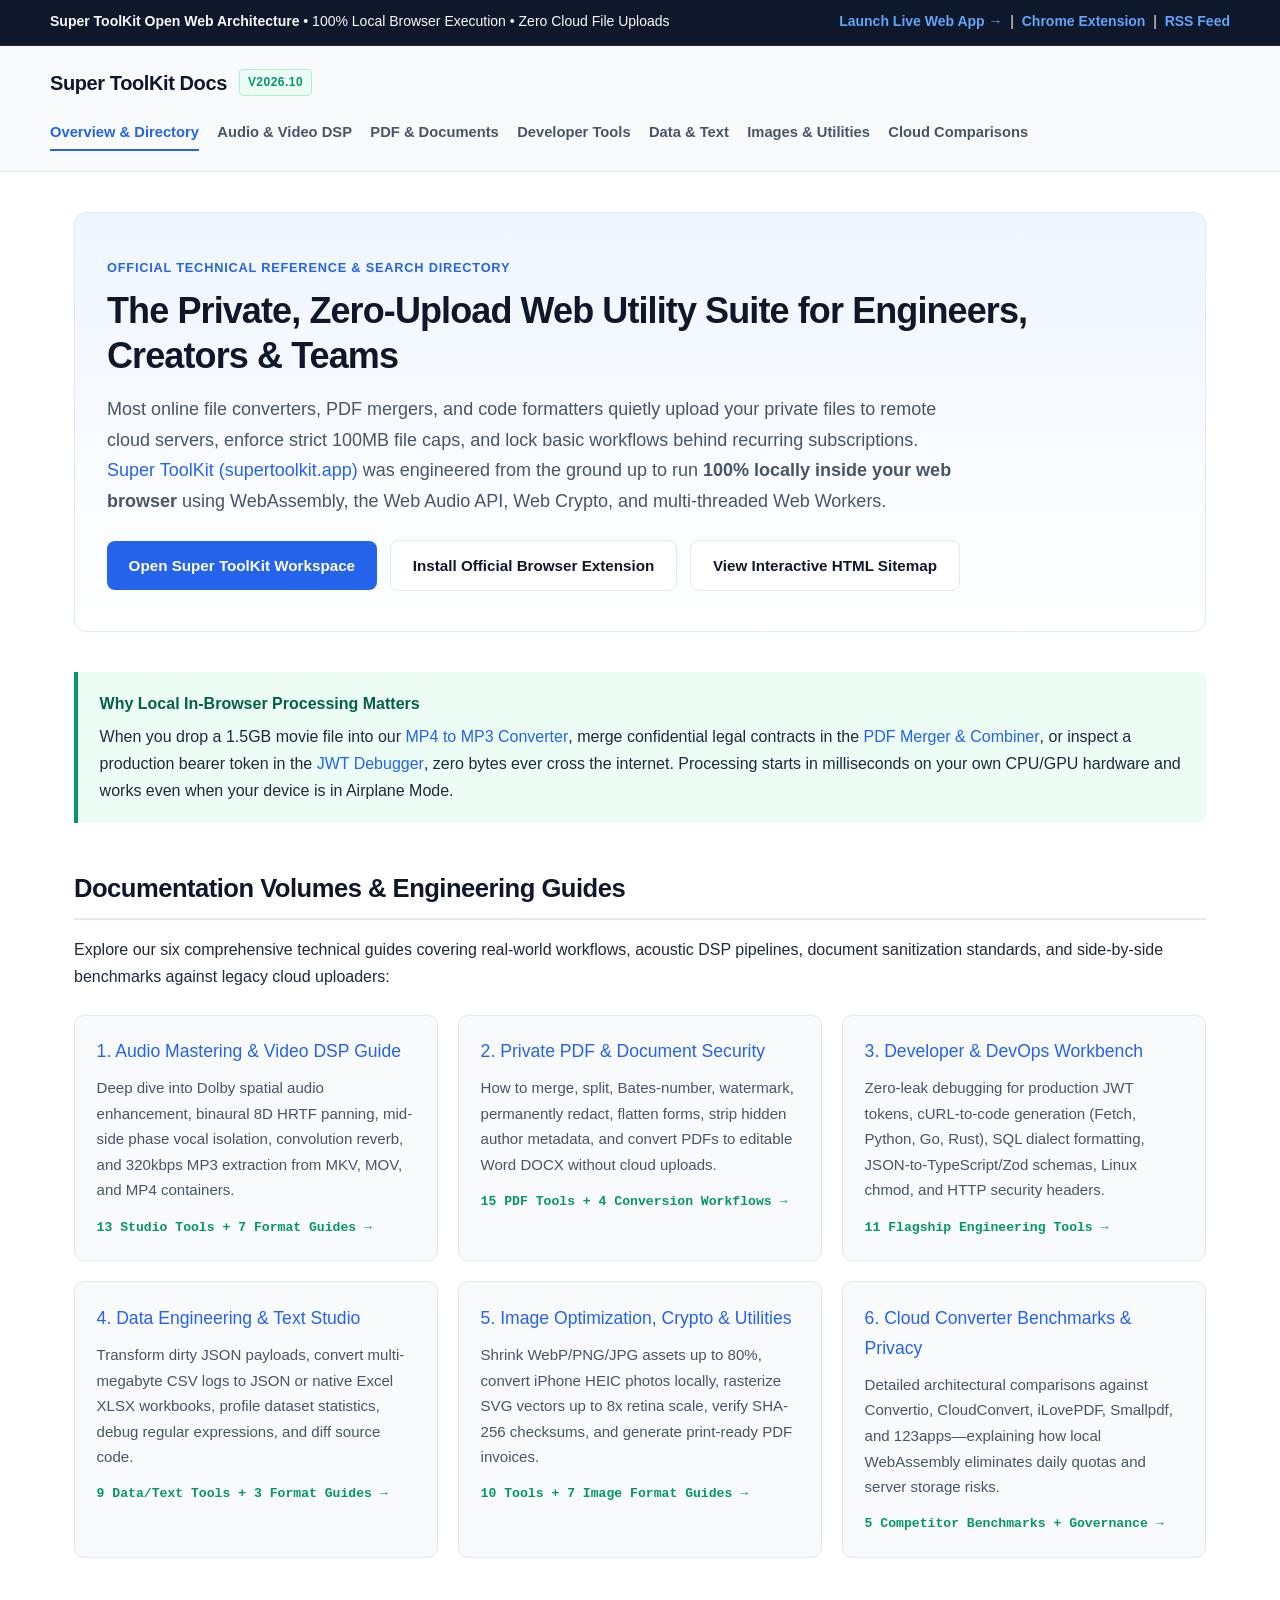
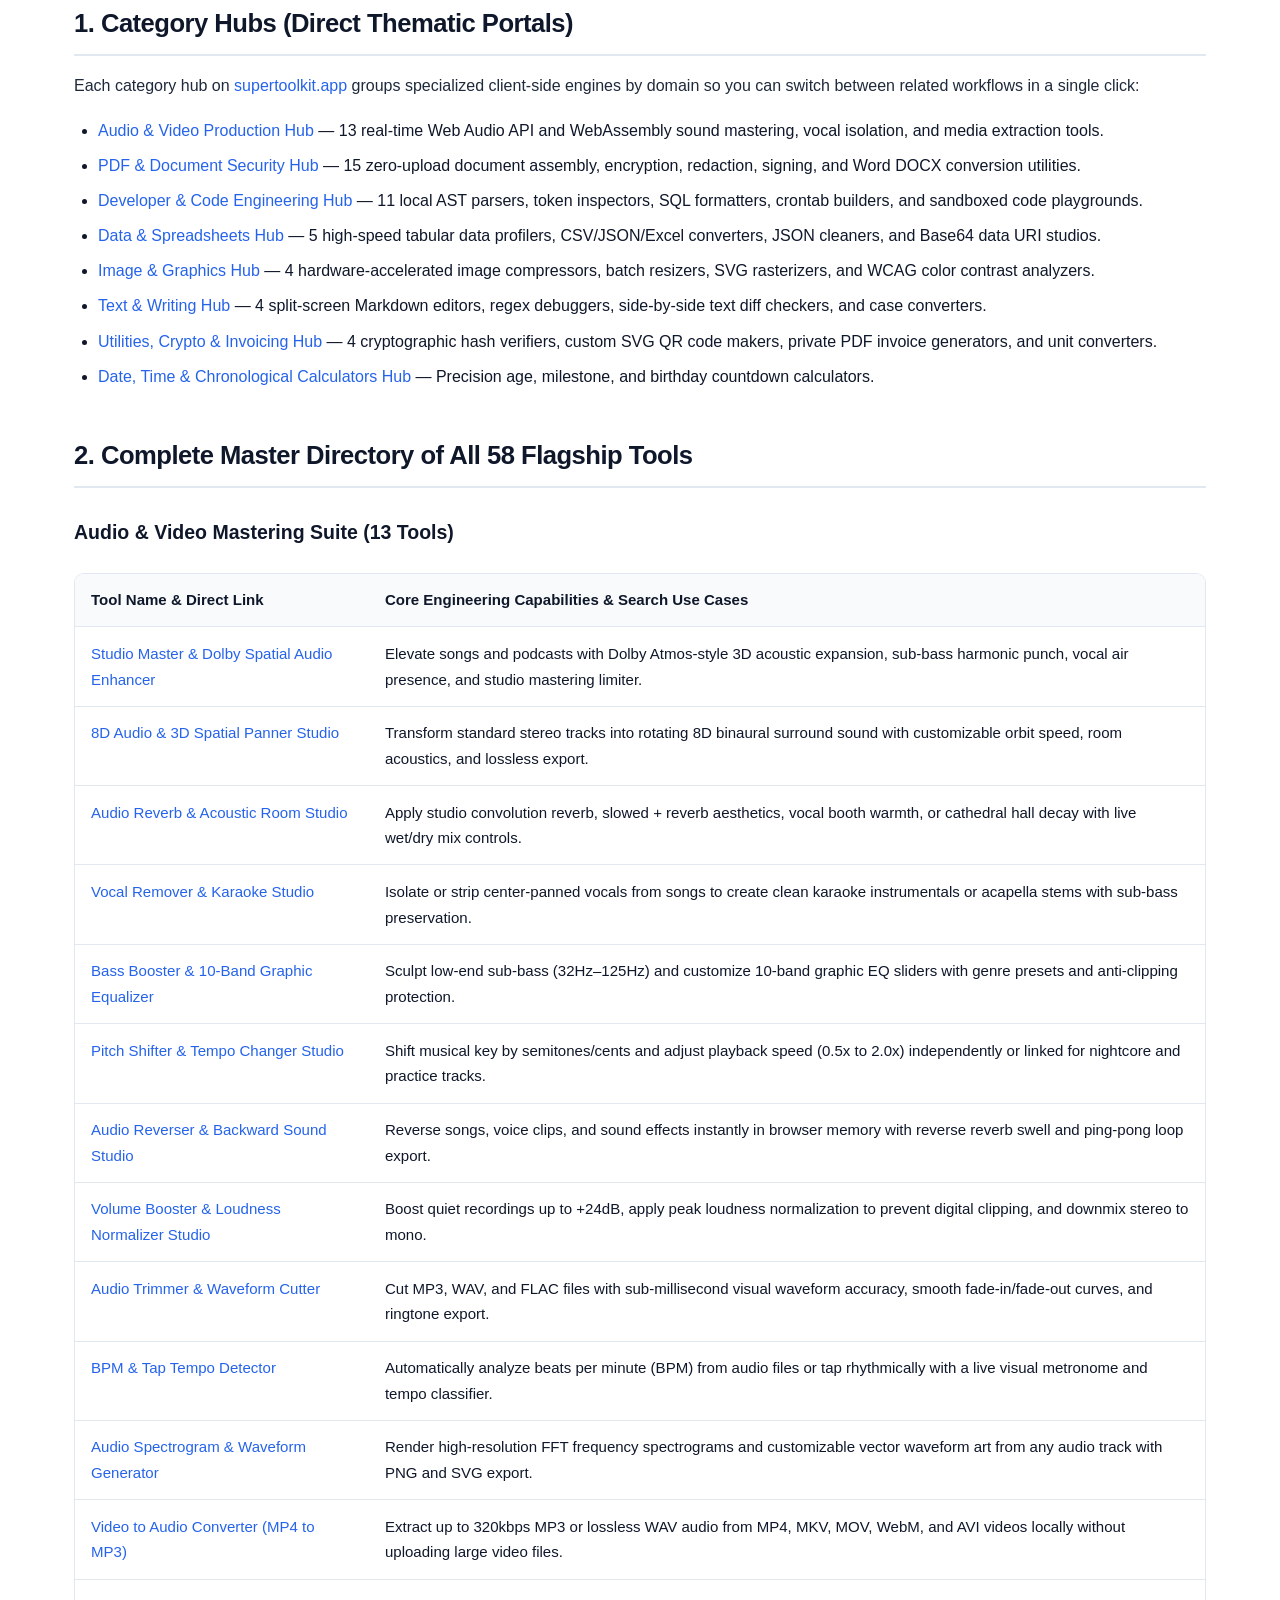
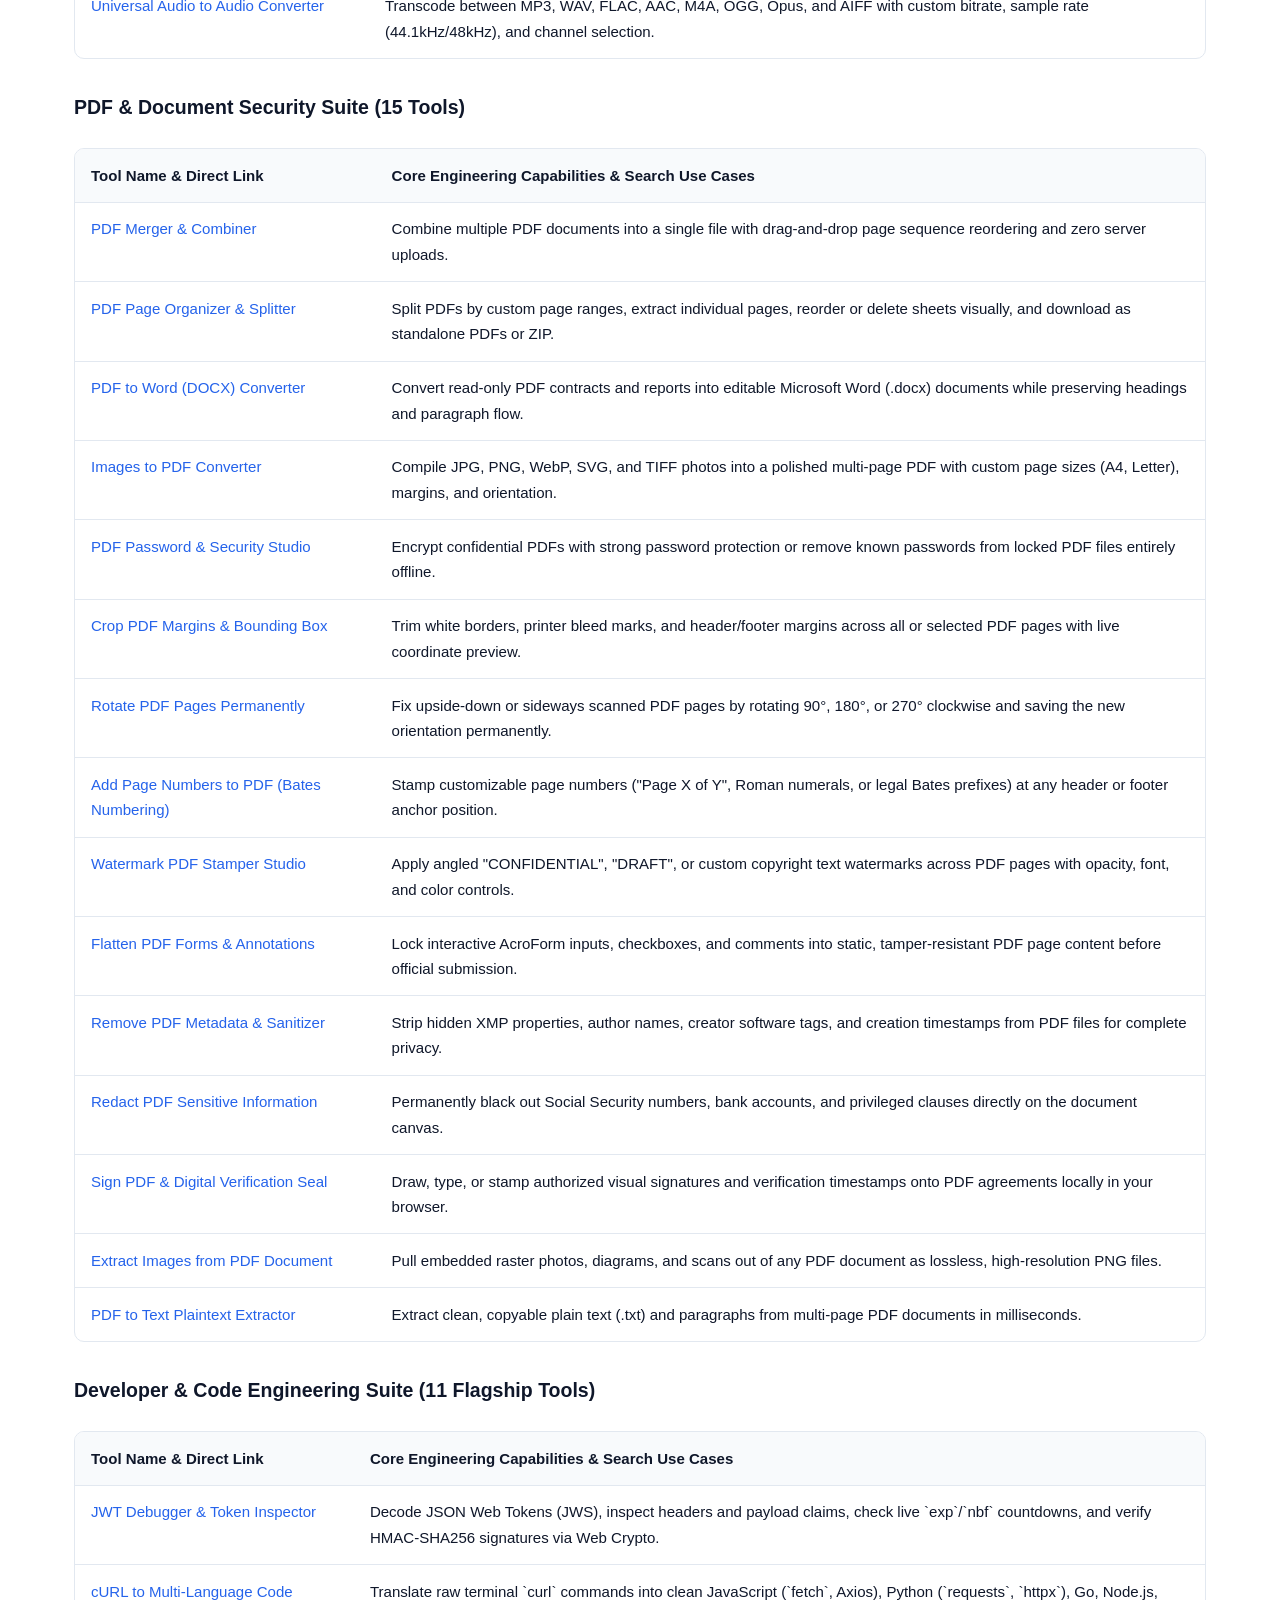
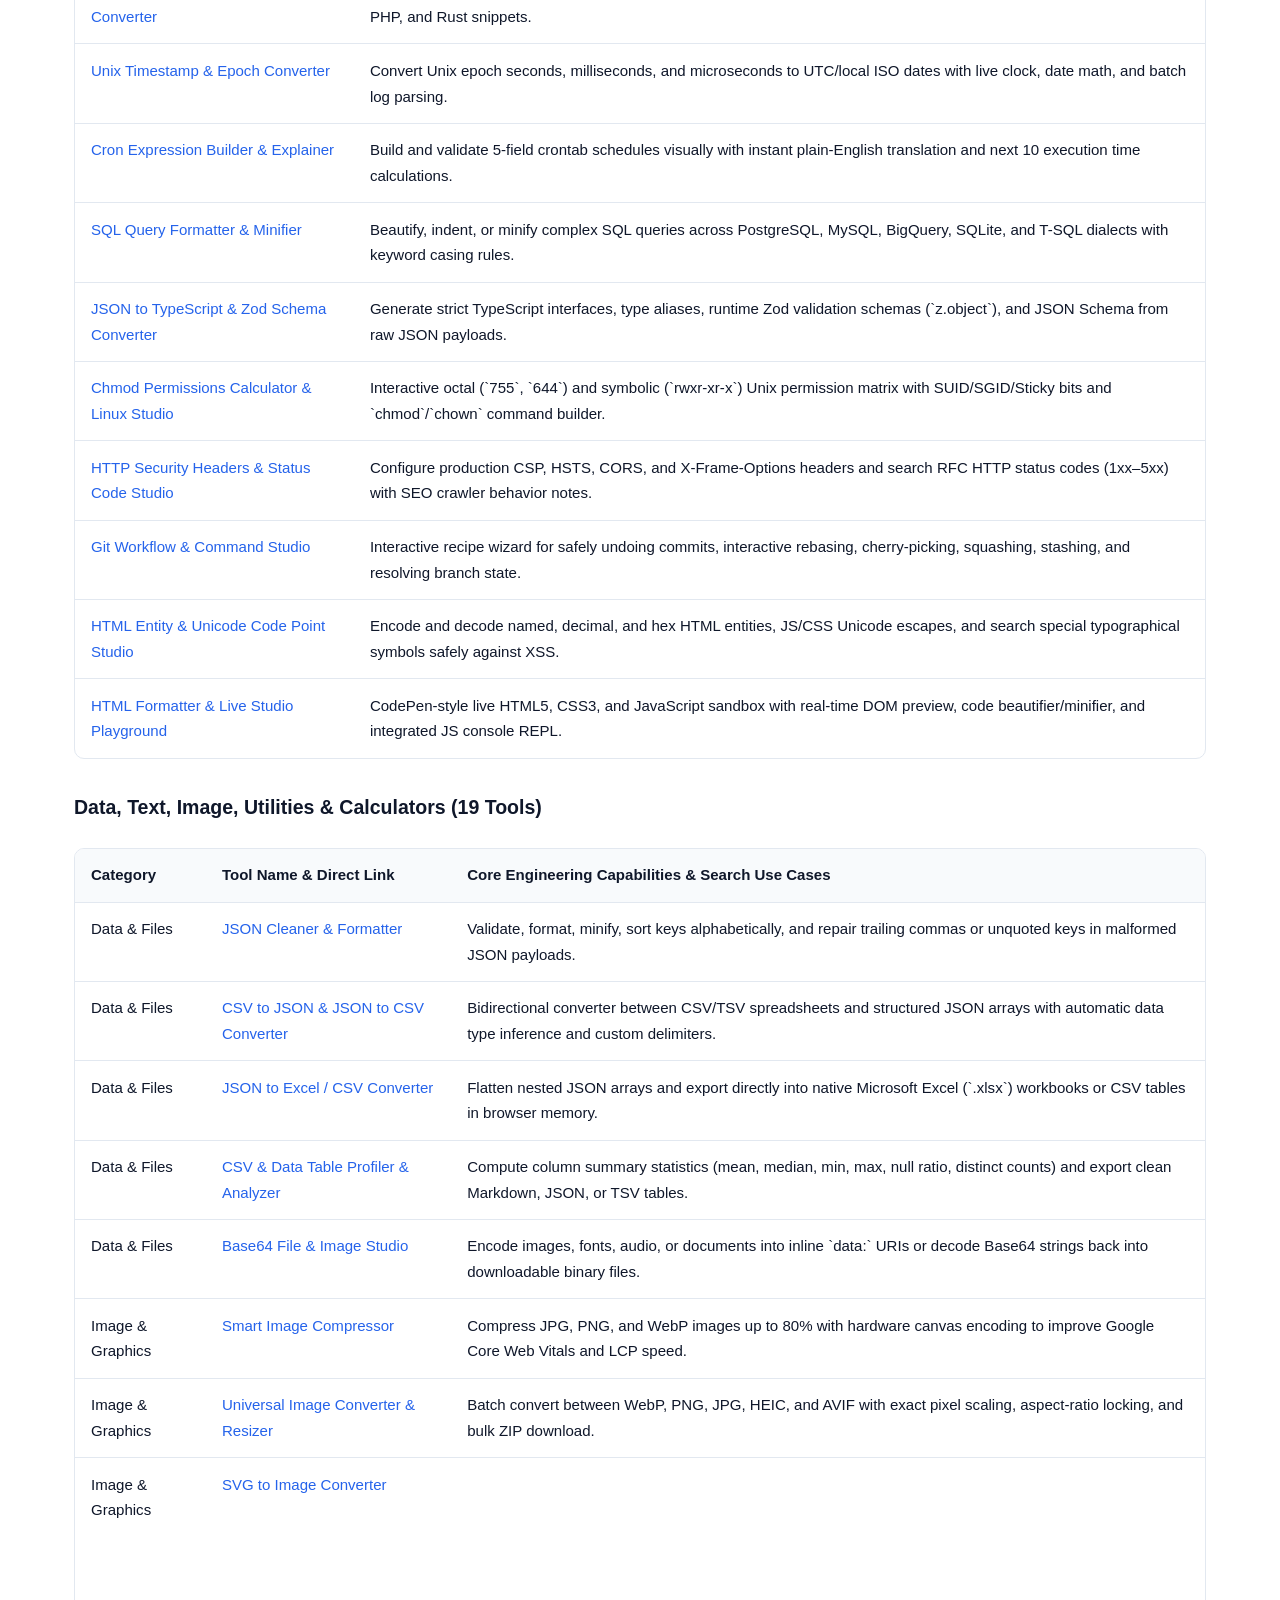
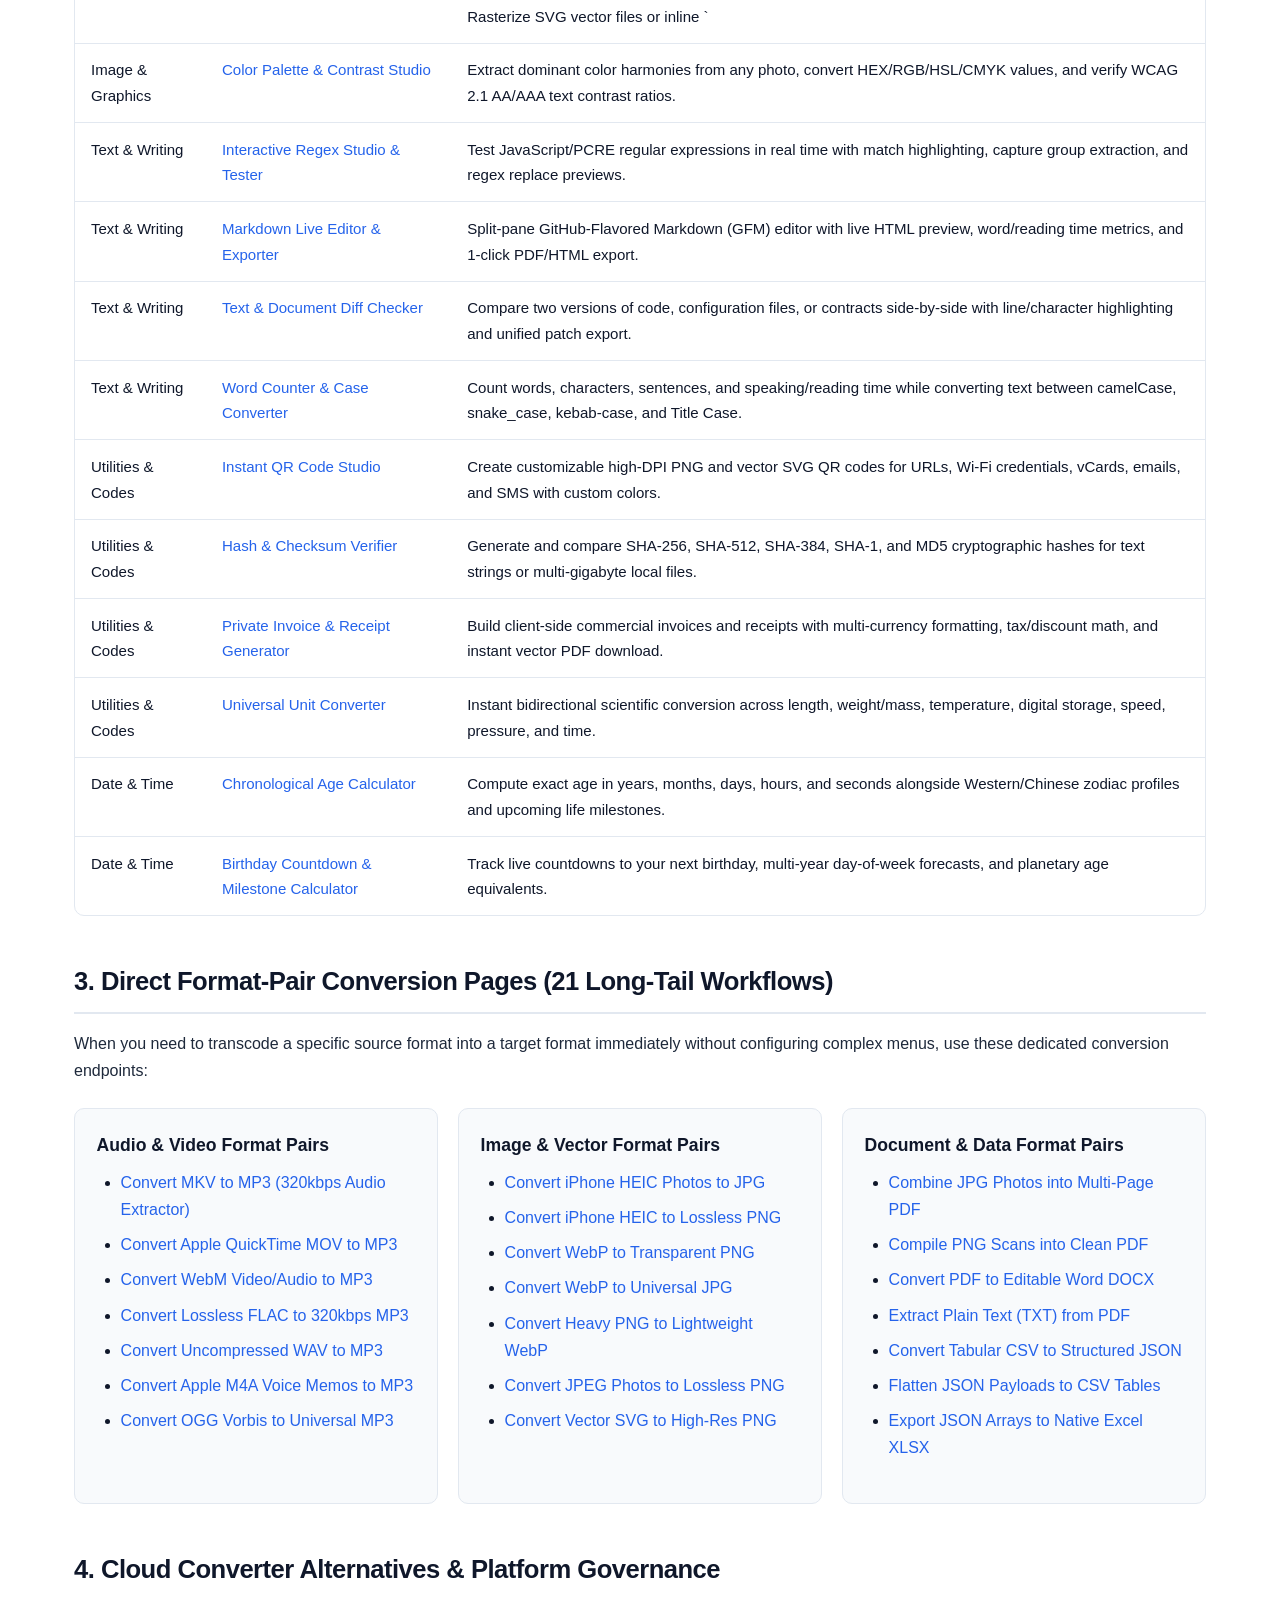
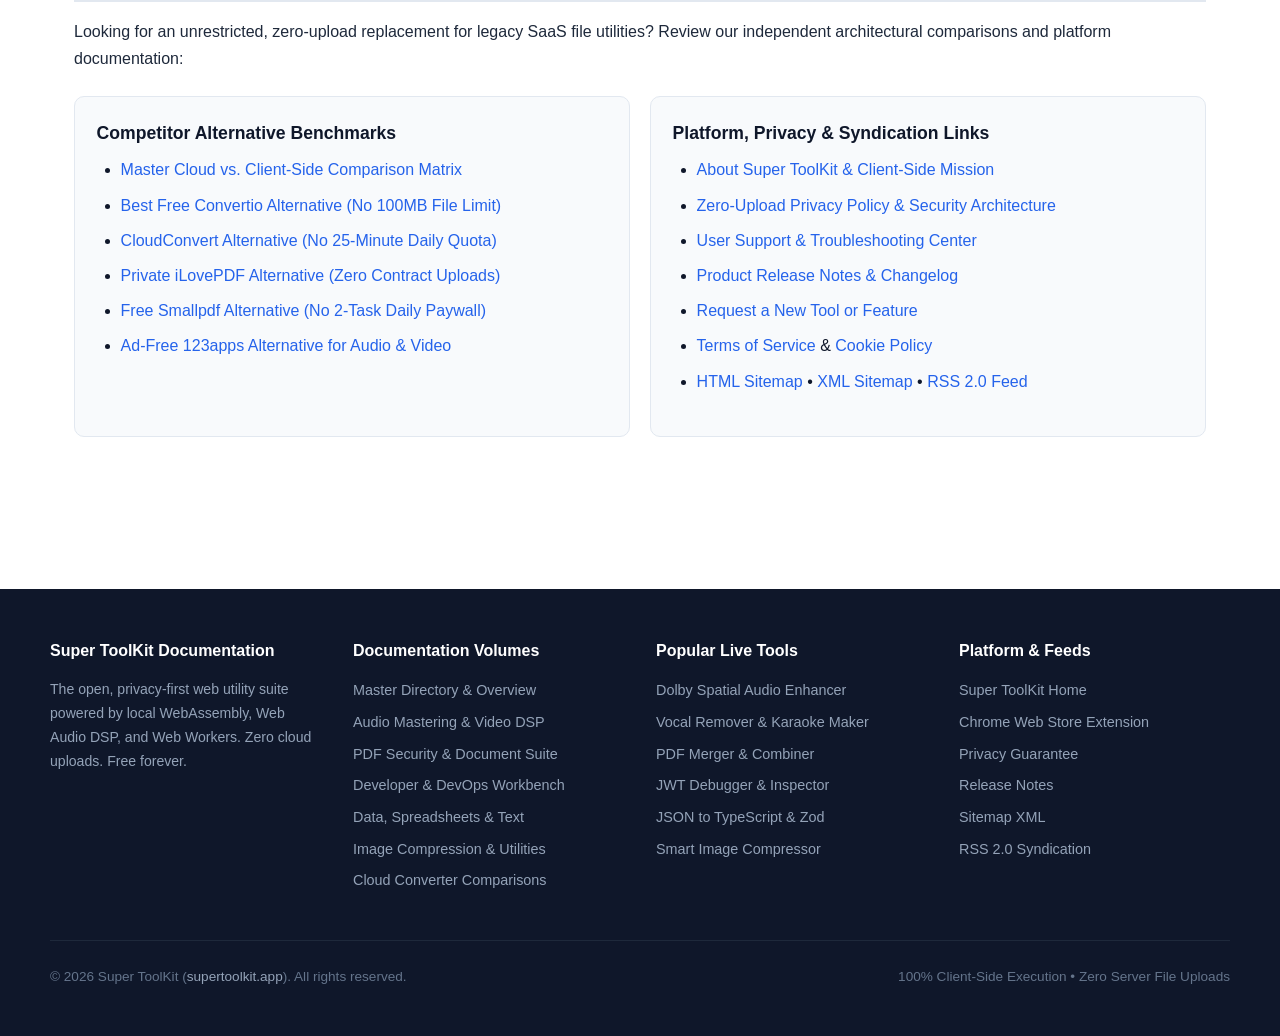
<file: docs/index.html>
<!DOCTYPE html>
<html lang="en">
<head>
  <meta charset="UTF-8" />
  <meta name="viewport" content="width=device-width, initial-scale=1.0" />
  <title>Super ToolKit Documentation – 100+ Free Client-Side Web Utilities & Developer Tools</title>
  <meta name="description" content="Official technical documentation and complete directory for Super ToolKit (supertoolkit.app). Explore 100+ free, zero-upload browser tools for audio mastering, PDF editing, developer debugging, data conversion, and image optimization." />
  <meta name="keywords" content="Super ToolKit, free online tools, client-side web utilities, zero upload file converter, dolby audio enhancer online, merge pdf without upload, jwt debugger offline, mp4 to mp3 320kbps, webassembly browser tools" />
  <meta name="robots" content="index, follow, max-snippet:-1, max-image-preview:large" />
  <link rel="canonical" href="https://supertoolkit.app/" />

  <!-- OpenGraph -->
  <meta property="og:type" content="website" />
  <meta property="og:title" content="Super ToolKit Documentation – 100+ Free Client-Side Web Utilities" />
  <meta property="og:description" content="Complete engineering reference and workflow guide for Super ToolKit's 100+ zero-upload browser tools across Audio DSP, PDF Security, Developer Utilities, and Media Conversion." />
  <meta property="og:url" content="https://supertoolkit.app/" />
  <meta property="og:site_name" content="Super ToolKit Documentation" />
  <meta property="og:image" content="https://supertoolkit.app/og-image.png" />

  <!-- Twitter Cards -->
  <meta name="twitter:card" content="summary_large_image" />
  <meta name="twitter:title" content="Super ToolKit Documentation – 100+ Free Client-Side Web Utilities" />
  <meta name="twitter:description" content="100% client-side execution via WebAssembly, Web Audio API, and Web Workers. No cloud uploads, no file size caps, and free forever." />
  <meta name="twitter:image" content="https://supertoolkit.app/og-image.png" />

  <link rel="stylesheet" href="./styles.css" />

  <!-- Schema.org Structured Data -->
  <script type="application/ld+json">
  {
    "@context": "https://schema.org",
    "@type": "SoftwareApplication",
    "name": "Super ToolKit",
    "url": "https://supertoolkit.app/",
    "applicationCategory": "UtilitiesApplication",
    "operatingSystem": "Web, Windows, macOS, Linux, iOS, Android",
    "description": "Private, all-in-one open web suite featuring 100+ free browser-based utilities for audio mastering, PDF security, developer debugging, data conversion, and image compression with 100% client-side execution.",
    "offers": {
      "@type": "Offer",
      "price": "0",
      "priceCurrency": "USD"
    }
  }
  </script>
</head>
<body>

  <div class="top-bar">
    <div class="top-bar-inner">
      <span><strong>Super ToolKit Open Web Architecture</strong> • 100% Local Browser Execution • Zero Cloud File Uploads</span>
      <div>
        <a href="https://supertoolkit.app/">Launch Live Web App →</a> &nbsp;|&nbsp;
        <a href="https://chromewebstore.google.com/detail/ockoikleklhcihmgmbiopkecmfndokpm">Chrome Extension</a> &nbsp;|&nbsp;
        <a href="https://supertoolkit.app/feed.xml">RSS Feed</a>
      </div>
    </div>
  </div>

  <header class="site-header">
    <div class="header-inner">
      <a href="./index.html" class="brand">
        <span>Super ToolKit Docs</span>
        <span class="brand-badge">v2026.10</span>
      </a>
      <nav class="main-nav" aria-label="Documentation Volumes">
        <a href="./index.html" class="active">Overview &amp; Directory</a>
        <a href="./audio-video-studio.html">Audio &amp; Video DSP</a>
        <a href="./pdf-document-security.html">PDF &amp; Documents</a>
        <a href="./developer-code-utilities.html">Developer Tools</a>
        <a href="./data-spreadsheets-text.html">Data &amp; Text</a>
        <a href="./image-graphics-utilities.html">Images &amp; Utilities</a>
        <a href="./privacy-cloud-comparisons.html">Cloud Comparisons</a>
      </nav>
    </div>
  </header>

  <main class="container">
    <section class="hero">
      <span class="eyebrow">Official Technical Reference &amp; Search Directory</span>
      <h1>The Private, Zero-Upload Web Utility Suite for Engineers, Creators &amp; Teams</h1>
      <p class="lead">
        Most online file converters, PDF mergers, and code formatters quietly upload your private files to remote cloud servers, enforce strict 100MB file caps, and lock basic workflows behind recurring subscriptions. <strong><a href="https://supertoolkit.app/">Super ToolKit (supertoolkit.app)</a></strong> was engineered from the ground up to run <strong>100% locally inside your web browser</strong> using WebAssembly, the Web Audio API, Web Crypto, and multi-threaded Web Workers.
      </p>
      <div class="cta-row">
        <a href="https://supertoolkit.app/" class="btn-primary">Open Super ToolKit Workspace</a>
        <a href="https://chromewebstore.google.com/detail/ockoikleklhcihmgmbiopkecmfndokpm" class="btn-secondary">Install Official Browser Extension</a>
        <a href="https://supertoolkit.app/sitemap/" class="btn-secondary">View Interactive HTML Sitemap</a>
      </div>
    </section>

    <div class="callout">
      <div class="callout-title">Why Local In-Browser Processing Matters</div>
      <p style="margin-bottom:0;">
        When you drop a 1.5GB movie file into our <a href="https://supertoolkit.app/mp4-to-mp3/">MP4 to MP3 Converter</a>, merge confidential legal contracts in the <a href="https://supertoolkit.app/pdf-merger/">PDF Merger &amp; Combiner</a>, or inspect a production bearer token in the <a href="https://supertoolkit.app/jwt-debugger/">JWT Debugger</a>, zero bytes ever cross the internet. Processing starts in milliseconds on your own CPU/GPU hardware and works even when your device is in Airplane Mode.
      </p>
    </div>

    <h2>Documentation Volumes &amp; Engineering Guides</h2>
    <p>
      Explore our six comprehensive technical guides covering real-world workflows, acoustic DSP pipelines, document sanitization standards, and side-by-side benchmarks against legacy cloud uploaders:
    </p>

    <div class="grid-3">
      <div class="card">
        <h3><a href="./audio-video-studio.html">1. Audio Mastering &amp; Video DSP Guide</a></h3>
        <p>Deep dive into Dolby spatial audio enhancement, binaural 8D HRTF panning, mid-side phase vocal isolation, convolution reverb, and 320kbps MP3 extraction from MKV, MOV, and MP4 containers.</p>
        <div class="card-meta">13 Studio Tools + 7 Format Guides →</div>
      </div>

      <div class="card">
        <h3><a href="./pdf-document-security.html">2. Private PDF &amp; Document Security</a></h3>
        <p>How to merge, split, Bates-number, watermark, permanently redact, flatten forms, strip hidden author metadata, and convert PDFs to editable Word DOCX without cloud uploads.</p>
        <div class="card-meta">15 PDF Tools + 4 Conversion Workflows →</div>
      </div>

      <div class="card">
        <h3><a href="./developer-code-utilities.html">3. Developer &amp; DevOps Workbench</a></h3>
        <p>Zero-leak debugging for production JWT tokens, cURL-to-code generation (Fetch, Python, Go, Rust), SQL dialect formatting, JSON-to-TypeScript/Zod schemas, Linux chmod, and HTTP security headers.</p>
        <div class="card-meta">11 Flagship Engineering Tools →</div>
      </div>

      <div class="card">
        <h3><a href="./data-spreadsheets-text.html">4. Data Engineering &amp; Text Studio</a></h3>
        <p>Transform dirty JSON payloads, convert multi-megabyte CSV logs to JSON or native Excel XLSX workbooks, profile dataset statistics, debug regular expressions, and diff source code.</p>
        <div class="card-meta">9 Data/Text Tools + 3 Format Guides →</div>
      </div>

      <div class="card">
        <h3><a href="./image-graphics-utilities.html">5. Image Optimization, Crypto &amp; Utilities</a></h3>
        <p>Shrink WebP/PNG/JPG assets up to 80%, convert iPhone HEIC photos locally, rasterize SVG vectors up to 8x retina scale, verify SHA-256 checksums, and generate print-ready PDF invoices.</p>
        <div class="card-meta">10 Tools + 7 Image Format Guides →</div>
      </div>

      <div class="card">
        <h3><a href="./privacy-cloud-comparisons.html">6. Cloud Converter Benchmarks &amp; Privacy</a></h3>
        <p>Detailed architectural comparisons against Convertio, CloudConvert, iLovePDF, Smallpdf, and 123apps—explaining how local WebAssembly eliminates daily quotas and server storage risks.</p>
        <div class="card-meta">5 Competitor Benchmarks + Governance →</div>
      </div>
    </div>

    <h2>1. Category Hubs (Direct Thematic Portals)</h2>
    <p>
      Each category hub on <a href="https://supertoolkit.app/">supertoolkit.app</a> groups specialized client-side engines by domain so you can switch between related workflows in a single click:
    </p>
    <ul>
      <li><strong><a href="https://supertoolkit.app/category/audio-video/">Audio &amp; Video Production Hub</a></strong> — 13 real-time Web Audio API and WebAssembly sound mastering, vocal isolation, and media extraction tools.</li>
      <li><strong><a href="https://supertoolkit.app/category/pdf-document/">PDF &amp; Document Security Hub</a></strong> — 15 zero-upload document assembly, encryption, redaction, signing, and Word DOCX conversion utilities.</li>
      <li><strong><a href="https://supertoolkit.app/category/developer-tools/">Developer &amp; Code Engineering Hub</a></strong> — 11 local AST parsers, token inspectors, SQL formatters, crontab builders, and sandboxed code playgrounds.</li>
      <li><strong><a href="https://supertoolkit.app/category/data-files/">Data &amp; Spreadsheets Hub</a></strong> — 5 high-speed tabular data profilers, CSV/JSON/Excel converters, JSON cleaners, and Base64 data URI studios.</li>
      <li><strong><a href="https://supertoolkit.app/category/image-ai/">Image &amp; Graphics Hub</a></strong> — 4 hardware-accelerated image compressors, batch resizers, SVG rasterizers, and WCAG color contrast analyzers.</li>
      <li><strong><a href="https://supertoolkit.app/category/text-developer/">Text &amp; Writing Hub</a></strong> — 4 split-screen Markdown editors, regex debuggers, side-by-side text diff checkers, and case converters.</li>
      <li><strong><a href="https://supertoolkit.app/category/utilities/">Utilities, Crypto &amp; Invoicing Hub</a></strong> — 4 cryptographic hash verifiers, custom SVG QR code makers, private PDF invoice generators, and unit converters.</li>
      <li><strong><a href="https://supertoolkit.app/category/date-time/">Date, Time &amp; Chronological Calculators Hub</a></strong> — Precision age, milestone, and birthday countdown calculators.</li>
    </ul>

    <h2>2. Complete Master Directory of All 58 Flagship Tools</h2>

    <h3>Audio &amp; Video Mastering Suite (13 Tools)</h3>
    <div class="table-wrap">
      <table>
        <thead>
          <tr>
            <th>Tool Name &amp; Direct Link</th>
            <th>Core Engineering Capabilities &amp; Search Use Cases</th>
          </tr>
        </thead>
        <tbody>
          <tr>
            <td><a href="https://supertoolkit.app/dolby-audio-enhancer/">Studio Master &amp; Dolby Spatial Audio Enhancer</a></td>
            <td>Elevate songs and podcasts with Dolby Atmos-style 3D acoustic expansion, sub-bass harmonic punch, vocal air presence, and studio mastering limiter.</td>
          </tr>
          <tr>
            <td><a href="https://supertoolkit.app/audio-8d-panner/">8D Audio &amp; 3D Spatial Panner Studio</a></td>
            <td>Transform standard stereo tracks into rotating 8D binaural surround sound with customizable orbit speed, room acoustics, and lossless export.</td>
          </tr>
          <tr>
            <td><a href="https://supertoolkit.app/audio-reverb-studio/">Audio Reverb &amp; Acoustic Room Studio</a></td>
            <td>Apply studio convolution reverb, slowed + reverb aesthetics, vocal booth warmth, or cathedral hall decay with live wet/dry mix controls.</td>
          </tr>
          <tr>
            <td><a href="https://supertoolkit.app/vocal-remover/">Vocal Remover &amp; Karaoke Studio</a></td>
            <td>Isolate or strip center-panned vocals from songs to create clean karaoke instrumentals or acapella stems with sub-bass preservation.</td>
          </tr>
          <tr>
            <td><a href="https://supertoolkit.app/bass-booster-eq/">Bass Booster &amp; 10-Band Graphic Equalizer</a></td>
            <td>Sculpt low-end sub-bass (32Hz–125Hz) and customize 10-band graphic EQ sliders with genre presets and anti-clipping protection.</td>
          </tr>
          <tr>
            <td><a href="https://supertoolkit.app/pitch-tempo-shifter/">Pitch Shifter &amp; Tempo Changer Studio</a></td>
            <td>Shift musical key by semitones/cents and adjust playback speed (0.5x to 2.0x) independently or linked for nightcore and practice tracks.</td>
          </tr>
          <tr>
            <td><a href="https://supertoolkit.app/audio-reverser/">Audio Reverser &amp; Backward Sound Studio</a></td>
            <td>Reverse songs, voice clips, and sound effects instantly in browser memory with reverse reverb swell and ping-pong loop export.</td>
          </tr>
          <tr>
            <td><a href="https://supertoolkit.app/volume-normalizer/">Volume Booster &amp; Loudness Normalizer Studio</a></td>
            <td>Boost quiet recordings up to +24dB, apply peak loudness normalization to prevent digital clipping, and downmix stereo to mono.</td>
          </tr>
          <tr>
            <td><a href="https://supertoolkit.app/audio-trimmer/">Audio Trimmer &amp; Waveform Cutter</a></td>
            <td>Cut MP3, WAV, and FLAC files with sub-millisecond visual waveform accuracy, smooth fade-in/fade-out curves, and ringtone export.</td>
          </tr>
          <tr>
            <td><a href="https://supertoolkit.app/bpm-detector/">BPM &amp; Tap Tempo Detector</a></td>
            <td>Automatically analyze beats per minute (BPM) from audio files or tap rhythmically with a live visual metronome and tempo classifier.</td>
          </tr>
          <tr>
            <td><a href="https://supertoolkit.app/audio-spectrogram-waveform/">Audio Spectrogram &amp; Waveform Generator</a></td>
            <td>Render high-resolution FFT frequency spectrograms and customizable vector waveform art from any audio track with PNG and SVG export.</td>
          </tr>
          <tr>
            <td><a href="https://supertoolkit.app/mp4-to-mp3/">Video to Audio Converter (MP4 to MP3)</a></td>
            <td>Extract up to 320kbps MP3 or lossless WAV audio from MP4, MKV, MOV, WebM, and AVI videos locally without uploading large video files.</td>
          </tr>
          <tr>
            <td><a href="https://supertoolkit.app/audio-to-audio/">Universal Audio to Audio Converter</a></td>
            <td>Transcode between MP3, WAV, FLAC, AAC, M4A, OGG, Opus, and AIFF with custom bitrate, sample rate (44.1kHz/48kHz), and channel selection.</td>
          </tr>
        </tbody>
      </table>
    </div>

    <h3>PDF &amp; Document Security Suite (15 Tools)</h3>
    <div class="table-wrap">
      <table>
        <thead>
          <tr>
            <th>Tool Name &amp; Direct Link</th>
            <th>Core Engineering Capabilities &amp; Search Use Cases</th>
          </tr>
        </thead>
        <tbody>
          <tr>
            <td><a href="https://supertoolkit.app/pdf-merger/">PDF Merger &amp; Combiner</a></td>
            <td>Combine multiple PDF documents into a single file with drag-and-drop page sequence reordering and zero server uploads.</td>
          </tr>
          <tr>
            <td><a href="https://supertoolkit.app/pdf-splitter/">PDF Page Organizer &amp; Splitter</a></td>
            <td>Split PDFs by custom page ranges, extract individual pages, reorder or delete sheets visually, and download as standalone PDFs or ZIP.</td>
          </tr>
          <tr>
            <td><a href="https://supertoolkit.app/pdf-to-doc/">PDF to Word (DOCX) Converter</a></td>
            <td>Convert read-only PDF contracts and reports into editable Microsoft Word (.docx) documents while preserving headings and paragraph flow.</td>
          </tr>
          <tr>
            <td><a href="https://supertoolkit.app/images-to-pdf/">Images to PDF Converter</a></td>
            <td>Compile JPG, PNG, WebP, SVG, and TIFF photos into a polished multi-page PDF with custom page sizes (A4, Letter), margins, and orientation.</td>
          </tr>
          <tr>
            <td><a href="https://supertoolkit.app/pdf-protect-unlock/">PDF Password &amp; Security Studio</a></td>
            <td>Encrypt confidential PDFs with strong password protection or remove known passwords from locked PDF files entirely offline.</td>
          </tr>
          <tr>
            <td><a href="https://supertoolkit.app/crop-pdf/">Crop PDF Margins &amp; Bounding Box</a></td>
            <td>Trim white borders, printer bleed marks, and header/footer margins across all or selected PDF pages with live coordinate preview.</td>
          </tr>
          <tr>
            <td><a href="https://supertoolkit.app/rotate-pdf/">Rotate PDF Pages Permanently</a></td>
            <td>Fix upside-down or sideways scanned PDF pages by rotating 90°, 180°, or 270° clockwise and saving the new orientation permanently.</td>
          </tr>
          <tr>
            <td><a href="https://supertoolkit.app/page-numbers-pdf/">Add Page Numbers to PDF (Bates Numbering)</a></td>
            <td>Stamp customizable page numbers ("Page X of Y", Roman numerals, or legal Bates prefixes) at any header or footer anchor position.</td>
          </tr>
          <tr>
            <td><a href="https://supertoolkit.app/watermark-pdf/">Watermark PDF Stamper Studio</a></td>
            <td>Apply angled "CONFIDENTIAL", "DRAFT", or custom copyright text watermarks across PDF pages with opacity, font, and color controls.</td>
          </tr>
          <tr>
            <td><a href="https://supertoolkit.app/flatten-pdf/">Flatten PDF Forms &amp; Annotations</a></td>
            <td>Lock interactive AcroForm inputs, checkboxes, and comments into static, tamper-resistant PDF page content before official submission.</td>
          </tr>
          <tr>
            <td><a href="https://supertoolkit.app/remove-metadata-pdf/">Remove PDF Metadata &amp; Sanitizer</a></td>
            <td>Strip hidden XMP properties, author names, creator software tags, and creation timestamps from PDF files for complete privacy.</td>
          </tr>
          <tr>
            <td><a href="https://supertoolkit.app/redact-pdf/">Redact PDF Sensitive Information</a></td>
            <td>Permanently black out Social Security numbers, bank accounts, and privileged clauses directly on the document canvas.</td>
          </tr>
          <tr>
            <td><a href="https://supertoolkit.app/sign-pdf/">Sign PDF &amp; Digital Verification Seal</a></td>
            <td>Draw, type, or stamp authorized visual signatures and verification timestamps onto PDF agreements locally in your browser.</td>
          </tr>
          <tr>
            <td><a href="https://supertoolkit.app/extract-images-pdf/">Extract Images from PDF Document</a></td>
            <td>Pull embedded raster photos, diagrams, and scans out of any PDF document as lossless, high-resolution PNG files.</td>
          </tr>
          <tr>
            <td><a href="https://supertoolkit.app/pdf-to-text/">PDF to Text Plaintext Extractor</a></td>
            <td>Extract clean, copyable plain text (.txt) and paragraphs from multi-page PDF documents in milliseconds.</td>
          </tr>
        </tbody>
      </table>
    </div>

    <h3>Developer &amp; Code Engineering Suite (11 Flagship Tools)</h3>
    <div class="table-wrap">
      <table>
        <thead>
          <tr>
            <th>Tool Name &amp; Direct Link</th>
            <th>Core Engineering Capabilities &amp; Search Use Cases</th>
          </tr>
        </thead>
        <tbody>
          <tr>
            <td><a href="https://supertoolkit.app/jwt-debugger/">JWT Debugger &amp; Token Inspector</a></td>
            <td>Decode JSON Web Tokens (JWS), inspect headers and payload claims, check live `exp`/`nbf` countdowns, and verify HMAC-SHA256 signatures via Web Crypto.</td>
          </tr>
          <tr>
            <td><a href="https://supertoolkit.app/curl-to-code/">cURL to Multi-Language Code Converter</a></td>
            <td>Translate raw terminal `curl` commands into clean JavaScript (`fetch`, Axios), Python (`requests`, `httpx`), Go, Node.js, PHP, and Rust snippets.</td>
          </tr>
          <tr>
            <td><a href="https://supertoolkit.app/unix-timestamp-converter/">Unix Timestamp &amp; Epoch Converter</a></td>
            <td>Convert Unix epoch seconds, milliseconds, and microseconds to UTC/local ISO dates with live clock, date math, and batch log parsing.</td>
          </tr>
          <tr>
            <td><a href="https://supertoolkit.app/cron-expression-builder/">Cron Expression Builder &amp; Explainer</a></td>
            <td>Build and validate 5-field crontab schedules visually with instant plain-English translation and next 10 execution time calculations.</td>
          </tr>
          <tr>
            <td><a href="https://supertoolkit.app/sql-formatter/">SQL Query Formatter &amp; Minifier</a></td>
            <td>Beautify, indent, or minify complex SQL queries across PostgreSQL, MySQL, BigQuery, SQLite, and T-SQL dialects with keyword casing rules.</td>
          </tr>
          <tr>
            <td><a href="https://supertoolkit.app/json-to-typescript/">JSON to TypeScript &amp; Zod Schema Converter</a></td>
            <td>Generate strict TypeScript interfaces, type aliases, runtime Zod validation schemas (`z.object`), and JSON Schema from raw JSON payloads.</td>
          </tr>
          <tr>
            <td><a href="https://supertoolkit.app/chmod-calculator/">Chmod Permissions Calculator &amp; Linux Studio</a></td>
            <td>Interactive octal (`755`, `644`) and symbolic (`rwxr-xr-x`) Unix permission matrix with SUID/SGID/Sticky bits and `chmod`/`chown` command builder.</td>
          </tr>
          <tr>
            <td><a href="https://supertoolkit.app/http-status-header-inspector/">HTTP Security Headers &amp; Status Code Studio</a></td>
            <td>Configure production CSP, HSTS, CORS, and X-Frame-Options headers and search RFC HTTP status codes (1xx–5xx) with SEO crawler behavior notes.</td>
          </tr>
          <tr>
            <td><a href="https://supertoolkit.app/git-command-builder/">Git Workflow &amp; Command Studio</a></td>
            <td>Interactive recipe wizard for safely undoing commits, interactive rebasing, cherry-picking, squashing, stashing, and resolving branch state.</td>
          </tr>
          <tr>
            <td><a href="https://supertoolkit.app/html-entity-encoder/">HTML Entity &amp; Unicode Code Point Studio</a></td>
            <td>Encode and decode named, decimal, and hex HTML entities, JS/CSS Unicode escapes, and search special typographical symbols safely against XSS.</td>
          </tr>
          <tr>
            <td><a href="https://supertoolkit.app/html-studio/">HTML Formatter &amp; Live Studio Playground</a></td>
            <td>CodePen-style live HTML5, CSS3, and JavaScript sandbox with real-time DOM preview, code beautifier/minifier, and integrated JS console REPL.</td>
          </tr>
        </tbody>
      </table>
    </div>

    <h3>Data, Text, Image, Utilities &amp; Calculators (19 Tools)</h3>
    <div class="table-wrap">
      <table>
        <thead>
          <tr>
            <th>Category</th>
            <th>Tool Name &amp; Direct Link</th>
            <th>Core Engineering Capabilities &amp; Search Use Cases</th>
          </tr>
        </thead>
        <tbody>
          <tr>
            <td>Data &amp; Files</td>
            <td><a href="https://supertoolkit.app/json-cleaner/">JSON Cleaner &amp; Formatter</a></td>
            <td>Validate, format, minify, sort keys alphabetically, and repair trailing commas or unquoted keys in malformed JSON payloads.</td>
          </tr>
          <tr>
            <td>Data &amp; Files</td>
            <td><a href="https://supertoolkit.app/csv-json-converter/">CSV to JSON &amp; JSON to CSV Converter</a></td>
            <td>Bidirectional converter between CSV/TSV spreadsheets and structured JSON arrays with automatic data type inference and custom delimiters.</td>
          </tr>
          <tr>
            <td>Data &amp; Files</td>
            <td><a href="https://supertoolkit.app/json-to-excel/">JSON to Excel / CSV Converter</a></td>
            <td>Flatten nested JSON arrays and export directly into native Microsoft Excel (`.xlsx`) workbooks or CSV tables in browser memory.</td>
          </tr>
          <tr>
            <td>Data &amp; Files</td>
            <td><a href="https://supertoolkit.app/data-analyzer/">CSV &amp; Data Table Profiler &amp; Analyzer</a></td>
            <td>Compute column summary statistics (mean, median, min, max, null ratio, distinct counts) and export clean Markdown, JSON, or TSV tables.</td>
          </tr>
          <tr>
            <td>Data &amp; Files</td>
            <td><a href="https://supertoolkit.app/base64-studio/">Base64 File &amp; Image Studio</a></td>
            <td>Encode images, fonts, audio, or documents into inline `data:` URIs or decode Base64 strings back into downloadable binary files.</td>
          </tr>
          <tr>
            <td>Image &amp; Graphics</td>
            <td><a href="https://supertoolkit.app/image-compressor/">Smart Image Compressor</a></td>
            <td>Compress JPG, PNG, and WebP images up to 80% with hardware canvas encoding to improve Google Core Web Vitals and LCP speed.</td>
          </tr>
          <tr>
            <td>Image &amp; Graphics</td>
            <td><a href="https://supertoolkit.app/image-converter-resizer/">Universal Image Converter &amp; Resizer</a></td>
            <td>Batch convert between WebP, PNG, JPG, HEIC, and AVIF with exact pixel scaling, aspect-ratio locking, and bulk ZIP download.</td>
          </tr>
          <tr>
            <td>Image &amp; Graphics</td>
            <td><a href="https://supertoolkit.app/svg-converter/">SVG to Image Converter</a></td>
            <td>Rasterize SVG vector files or inline `<svg>` markup into ultra-crisp transparent PNG, JPG, or WebP at 1x, 2x, 4x, or 8x resolution.</td>
          </tr>
          <tr>
            <td>Image &amp; Graphics</td>
            <td><a href="https://supertoolkit.app/color-palette-studio/">Color Palette &amp; Contrast Studio</a></td>
            <td>Extract dominant color harmonies from any photo, convert HEX/RGB/HSL/CMYK values, and verify WCAG 2.1 AA/AAA text contrast ratios.</td>
          </tr>
          <tr>
            <td>Text &amp; Writing</td>
            <td><a href="https://supertoolkit.app/regex-tester-studio/">Interactive Regex Studio &amp; Tester</a></td>
            <td>Test JavaScript/PCRE regular expressions in real time with match highlighting, capture group extraction, and regex replace previews.</td>
          </tr>
          <tr>
            <td>Text &amp; Writing</td>
            <td><a href="https://supertoolkit.app/markdown-studio/">Markdown Live Editor &amp; Exporter</a></td>
            <td>Split-pane GitHub-Flavored Markdown (GFM) editor with live HTML preview, word/reading time metrics, and 1-click PDF/HTML export.</td>
          </tr>
          <tr>
            <td>Text &amp; Writing</td>
            <td><a href="https://supertoolkit.app/text-diff-tool/">Text &amp; Document Diff Checker</a></td>
            <td>Compare two versions of code, configuration files, or contracts side-by-side with line/character highlighting and unified patch export.</td>
          </tr>
          <tr>
            <td>Text &amp; Writing</td>
            <td><a href="https://supertoolkit.app/word-counter-case/">Word Counter &amp; Case Converter</a></td>
            <td>Count words, characters, sentences, and speaking/reading time while converting text between camelCase, snake_case, kebab-case, and Title Case.</td>
          </tr>
          <tr>
            <td>Utilities &amp; Codes</td>
            <td><a href="https://supertoolkit.app/qr-code-studio/">Instant QR Code Studio</a></td>
            <td>Create customizable high-DPI PNG and vector SVG QR codes for URLs, Wi-Fi credentials, vCards, emails, and SMS with custom colors.</td>
          </tr>
          <tr>
            <td>Utilities &amp; Codes</td>
            <td><a href="https://supertoolkit.app/hash-checksum-tool/">Hash &amp; Checksum Verifier</a></td>
            <td>Generate and compare SHA-256, SHA-512, SHA-384, SHA-1, and MD5 cryptographic hashes for text strings or multi-gigabyte local files.</td>
          </tr>
          <tr>
            <td>Utilities &amp; Codes</td>
            <td><a href="https://supertoolkit.app/invoice-generator/">Private Invoice &amp; Receipt Generator</a></td>
            <td>Build client-side commercial invoices and receipts with multi-currency formatting, tax/discount math, and instant vector PDF download.</td>
          </tr>
          <tr>
            <td>Utilities &amp; Codes</td>
            <td><a href="https://supertoolkit.app/unit-converter/">Universal Unit Converter</a></td>
            <td>Instant bidirectional scientific conversion across length, weight/mass, temperature, digital storage, speed, pressure, and time.</td>
          </tr>
          <tr>
            <td>Date &amp; Time</td>
            <td><a href="https://supertoolkit.app/age-calculator/">Chronological Age Calculator</a></td>
            <td>Compute exact age in years, months, days, hours, and seconds alongside Western/Chinese zodiac profiles and upcoming life milestones.</td>
          </tr>
          <tr>
            <td>Date &amp; Time</td>
            <td><a href="https://supertoolkit.app/birthday-calculator/">Birthday Countdown &amp; Milestone Calculator</a></td>
            <td>Track live countdowns to your next birthday, multi-year day-of-week forecasts, and planetary age equivalents.</td>
          </tr>
        </tbody>
      </table>
    </div>

    <h2>3. Direct Format-Pair Conversion Pages (21 Long-Tail Workflows)</h2>
    <p>
      When you need to transcode a specific source format into a target format immediately without configuring complex menus, use these dedicated conversion endpoints:
    </p>
    <div class="grid-3">
      <div class="card">
        <h3>Audio &amp; Video Format Pairs</h3>
        <ul>
          <li><a href="https://supertoolkit.app/mkv-to-mp3/">Convert MKV to MP3 (320kbps Audio Extractor)</a></li>
          <li><a href="https://supertoolkit.app/mov-to-mp3/">Convert Apple QuickTime MOV to MP3</a></li>
          <li><a href="https://supertoolkit.app/webm-to-mp3/">Convert WebM Video/Audio to MP3</a></li>
          <li><a href="https://supertoolkit.app/flac-to-mp3/">Convert Lossless FLAC to 320kbps MP3</a></li>
          <li><a href="https://supertoolkit.app/wav-to-mp3/">Convert Uncompressed WAV to MP3</a></li>
          <li><a href="https://supertoolkit.app/m4a-to-mp3/">Convert Apple M4A Voice Memos to MP3</a></li>
          <li><a href="https://supertoolkit.app/ogg-to-mp3/">Convert OGG Vorbis to Universal MP3</a></li>
        </ul>
      </div>

      <div class="card">
        <h3>Image &amp; Vector Format Pairs</h3>
        <ul>
          <li><a href="https://supertoolkit.app/heic-to-jpg/">Convert iPhone HEIC Photos to JPG</a></li>
          <li><a href="https://supertoolkit.app/heic-to-png/">Convert iPhone HEIC to Lossless PNG</a></li>
          <li><a href="https://supertoolkit.app/webp-to-png/">Convert WebP to Transparent PNG</a></li>
          <li><a href="https://supertoolkit.app/webp-to-jpg/">Convert WebP to Universal JPG</a></li>
          <li><a href="https://supertoolkit.app/png-to-webp/">Convert Heavy PNG to Lightweight WebP</a></li>
          <li><a href="https://supertoolkit.app/jpg-to-png/">Convert JPEG Photos to Lossless PNG</a></li>
          <li><a href="https://supertoolkit.app/svg-to-png/">Convert Vector SVG to High-Res PNG</a></li>
        </ul>
      </div>

      <div class="card">
        <h3>Document &amp; Data Format Pairs</h3>
        <ul>
          <li><a href="https://supertoolkit.app/jpg-to-pdf/">Combine JPG Photos into Multi-Page PDF</a></li>
          <li><a href="https://supertoolkit.app/png-to-pdf/">Compile PNG Scans into Clean PDF</a></li>
          <li><a href="https://supertoolkit.app/pdf-to-docx/">Convert PDF to Editable Word DOCX</a></li>
          <li><a href="https://supertoolkit.app/pdf-to-txt/">Extract Plain Text (TXT) from PDF</a></li>
          <li><a href="https://supertoolkit.app/csv-to-json/">Convert Tabular CSV to Structured JSON</a></li>
          <li><a href="https://supertoolkit.app/json-to-csv/">Flatten JSON Payloads to CSV Tables</a></li>
          <li><a href="https://supertoolkit.app/json-to-xlsx/">Export JSON Arrays to Native Excel XLSX</a></li>
        </ul>
      </div>
    </div>

    <h2>4. Cloud Converter Alternatives &amp; Platform Governance</h2>
    <p>
      Looking for an unrestricted, zero-upload replacement for legacy SaaS file utilities? Review our independent architectural comparisons and platform documentation:
    </p>
    <div class="grid-2">
      <div class="card">
        <h3>Competitor Alternative Benchmarks</h3>
        <ul>
          <li><a href="https://supertoolkit.app/compare/">Master Cloud vs. Client-Side Comparison Matrix</a></li>
          <li><a href="https://supertoolkit.app/convertio-alternative/">Best Free Convertio Alternative (No 100MB File Limit)</a></li>
          <li><a href="https://supertoolkit.app/cloudconvert-alternative/">CloudConvert Alternative (No 25-Minute Daily Quota)</a></li>
          <li><a href="https://supertoolkit.app/ilovepdf-alternative/">Private iLovePDF Alternative (Zero Contract Uploads)</a></li>
          <li><a href="https://supertoolkit.app/smallpdf-alternative/">Free Smallpdf Alternative (No 2-Task Daily Paywall)</a></li>
          <li><a href="https://supertoolkit.app/123apps-alternative/">Ad-Free 123apps Alternative for Audio &amp; Video</a></li>
        </ul>
      </div>

      <div class="card">
        <h3>Platform, Privacy &amp; Syndication Links</h3>
        <ul>
          <li><a href="https://supertoolkit.app/about/">About Super ToolKit &amp; Client-Side Mission</a></li>
          <li><a href="https://supertoolkit.app/privacy/">Zero-Upload Privacy Policy &amp; Security Architecture</a></li>
          <li><a href="https://supertoolkit.app/support/">User Support &amp; Troubleshooting Center</a></li>
          <li><a href="https://supertoolkit.app/release-notes/">Product Release Notes &amp; Changelog</a></li>
          <li><a href="https://supertoolkit.app/request-feature/">Request a New Tool or Feature</a></li>
          <li><a href="https://supertoolkit.app/terms/">Terms of Service</a> &amp; <a href="https://supertoolkit.app/cookies/">Cookie Policy</a></li>
          <li><a href="https://supertoolkit.app/sitemap/">HTML Sitemap</a> • <a href="https://supertoolkit.app/sitemap.xml">XML Sitemap</a> • <a href="https://supertoolkit.app/feed.xml">RSS 2.0 Feed</a></li>
        </ul>
      </div>
    </div>
  </main>

  <footer class="site-footer">
    <div class="footer-inner">
      <div>
        <h4>Super ToolKit Documentation</h4>
        <p style="color:#94a3b8; font-size:0.88rem;">
          The open, privacy-first web utility suite powered by local WebAssembly, Web Audio DSP, and Web Workers. Zero cloud uploads. Free forever.
        </p>
      </div>
      <div>
        <h4>Documentation Volumes</h4>
        <ul>
          <li><a href="./index.html">Master Directory &amp; Overview</a></li>
          <li><a href="./audio-video-studio.html">Audio Mastering &amp; Video DSP</a></li>
          <li><a href="./pdf-document-security.html">PDF Security &amp; Document Suite</a></li>
          <li><a href="./developer-code-utilities.html">Developer &amp; DevOps Workbench</a></li>
          <li><a href="./data-spreadsheets-text.html">Data, Spreadsheets &amp; Text</a></li>
          <li><a href="./image-graphics-utilities.html">Image Compression &amp; Utilities</a></li>
          <li><a href="./privacy-cloud-comparisons.html">Cloud Converter Comparisons</a></li>
        </ul>
      </div>
      <div>
        <h4>Popular Live Tools</h4>
        <ul>
          <li><a href="https://supertoolkit.app/dolby-audio-enhancer/">Dolby Spatial Audio Enhancer</a></li>
          <li><a href="https://supertoolkit.app/vocal-remover/">Vocal Remover &amp; Karaoke Maker</a></li>
          <li><a href="https://supertoolkit.app/pdf-merger/">PDF Merger &amp; Combiner</a></li>
          <li><a href="https://supertoolkit.app/jwt-debugger/">JWT Debugger &amp; Inspector</a></li>
          <li><a href="https://supertoolkit.app/json-to-typescript/">JSON to TypeScript &amp; Zod</a></li>
          <li><a href="https://supertoolkit.app/image-compressor/">Smart Image Compressor</a></li>
        </ul>
      </div>
      <div>
        <h4>Platform &amp; Feeds</h4>
        <ul>
          <li><a href="https://supertoolkit.app/">Super ToolKit Home</a></li>
          <li><a href="https://chromewebstore.google.com/detail/ockoikleklhcihmgmbiopkecmfndokpm">Chrome Web Store Extension</a></li>
          <li><a href="https://supertoolkit.app/privacy/">Privacy Guarantee</a></li>
          <li><a href="https://supertoolkit.app/release-notes/">Release Notes</a></li>
          <li><a href="https://supertoolkit.app/sitemap.xml">Sitemap XML</a></li>
          <li><a href="https://supertoolkit.app/feed.xml">RSS 2.0 Syndication</a></li>
        </ul>
      </div>
    </div>
    <div class="footer-bottom">
      <span>© 2026 Super ToolKit (<a href="https://supertoolkit.app/">supertoolkit.app</a>). All rights reserved.</span>
      <span>100% Client-Side Execution • Zero Server File Uploads</span>
    </div>
  </footer>

</body>
</html>
</file>
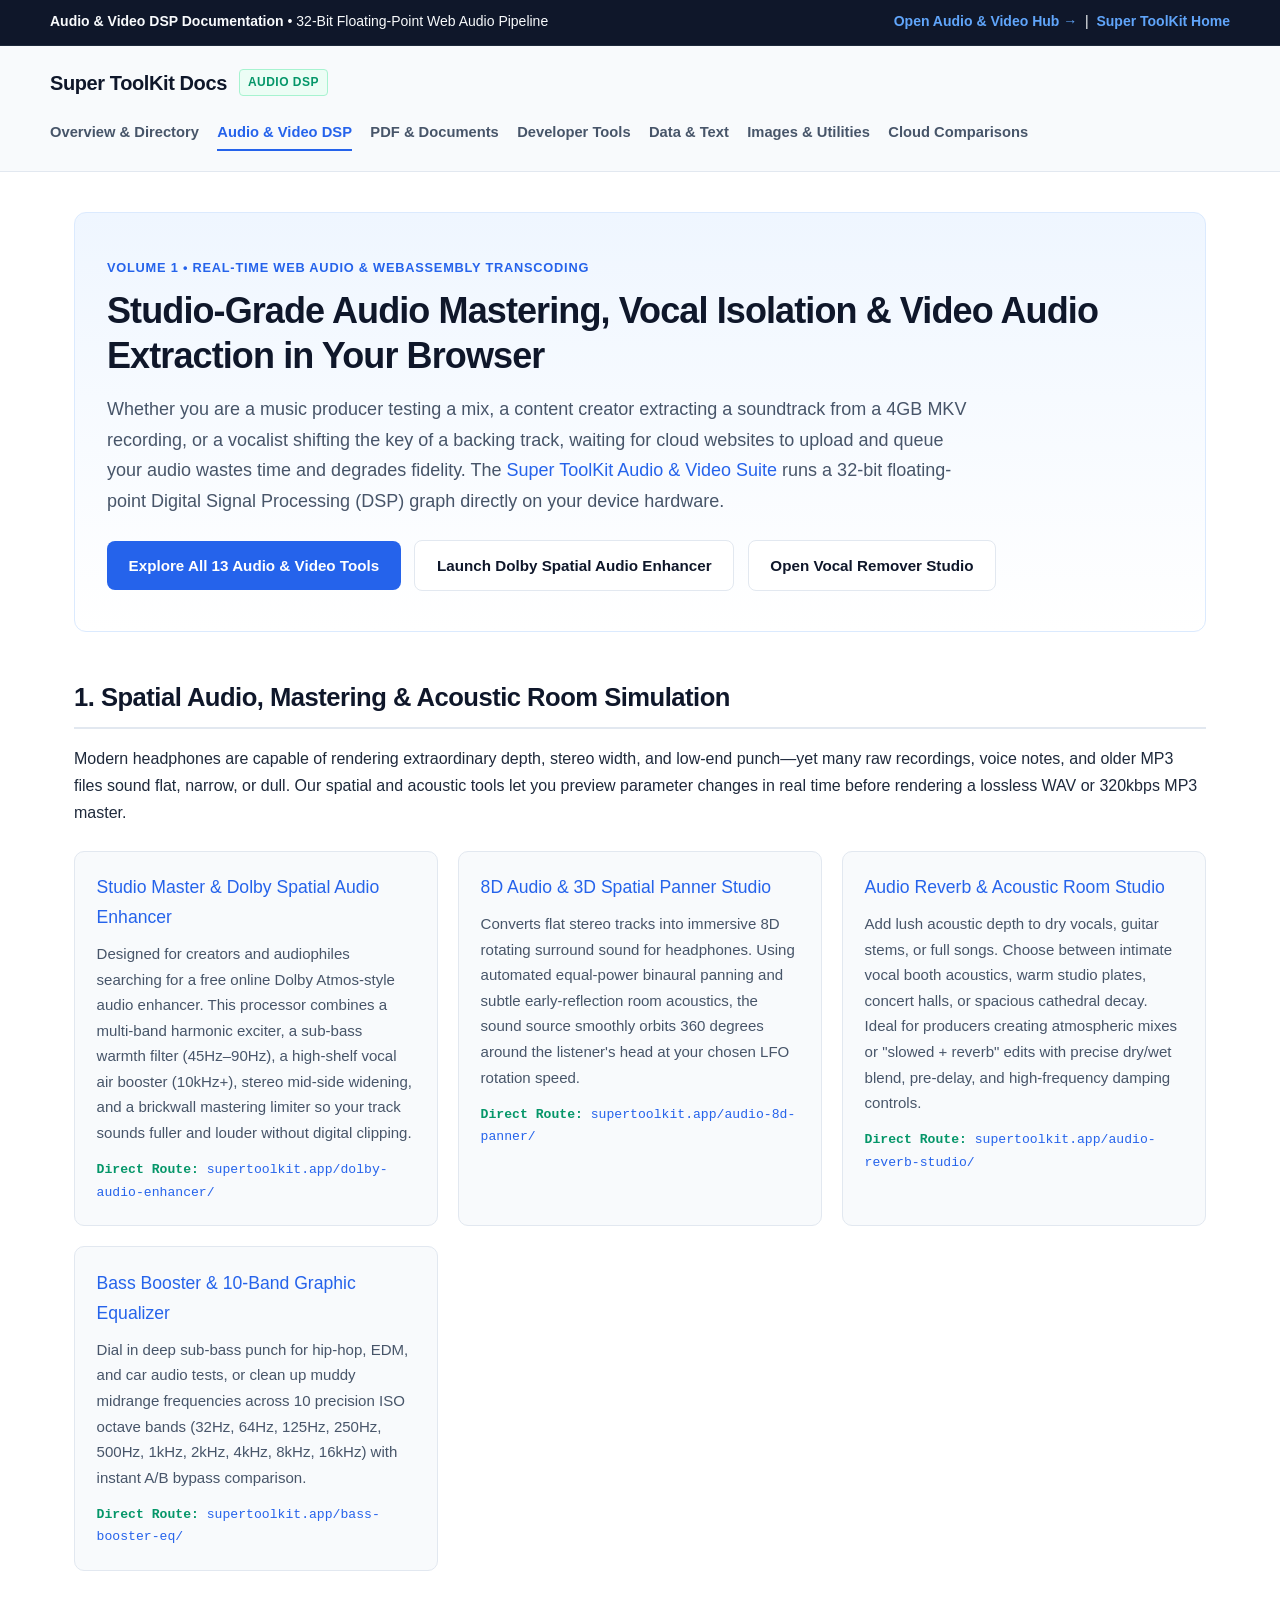
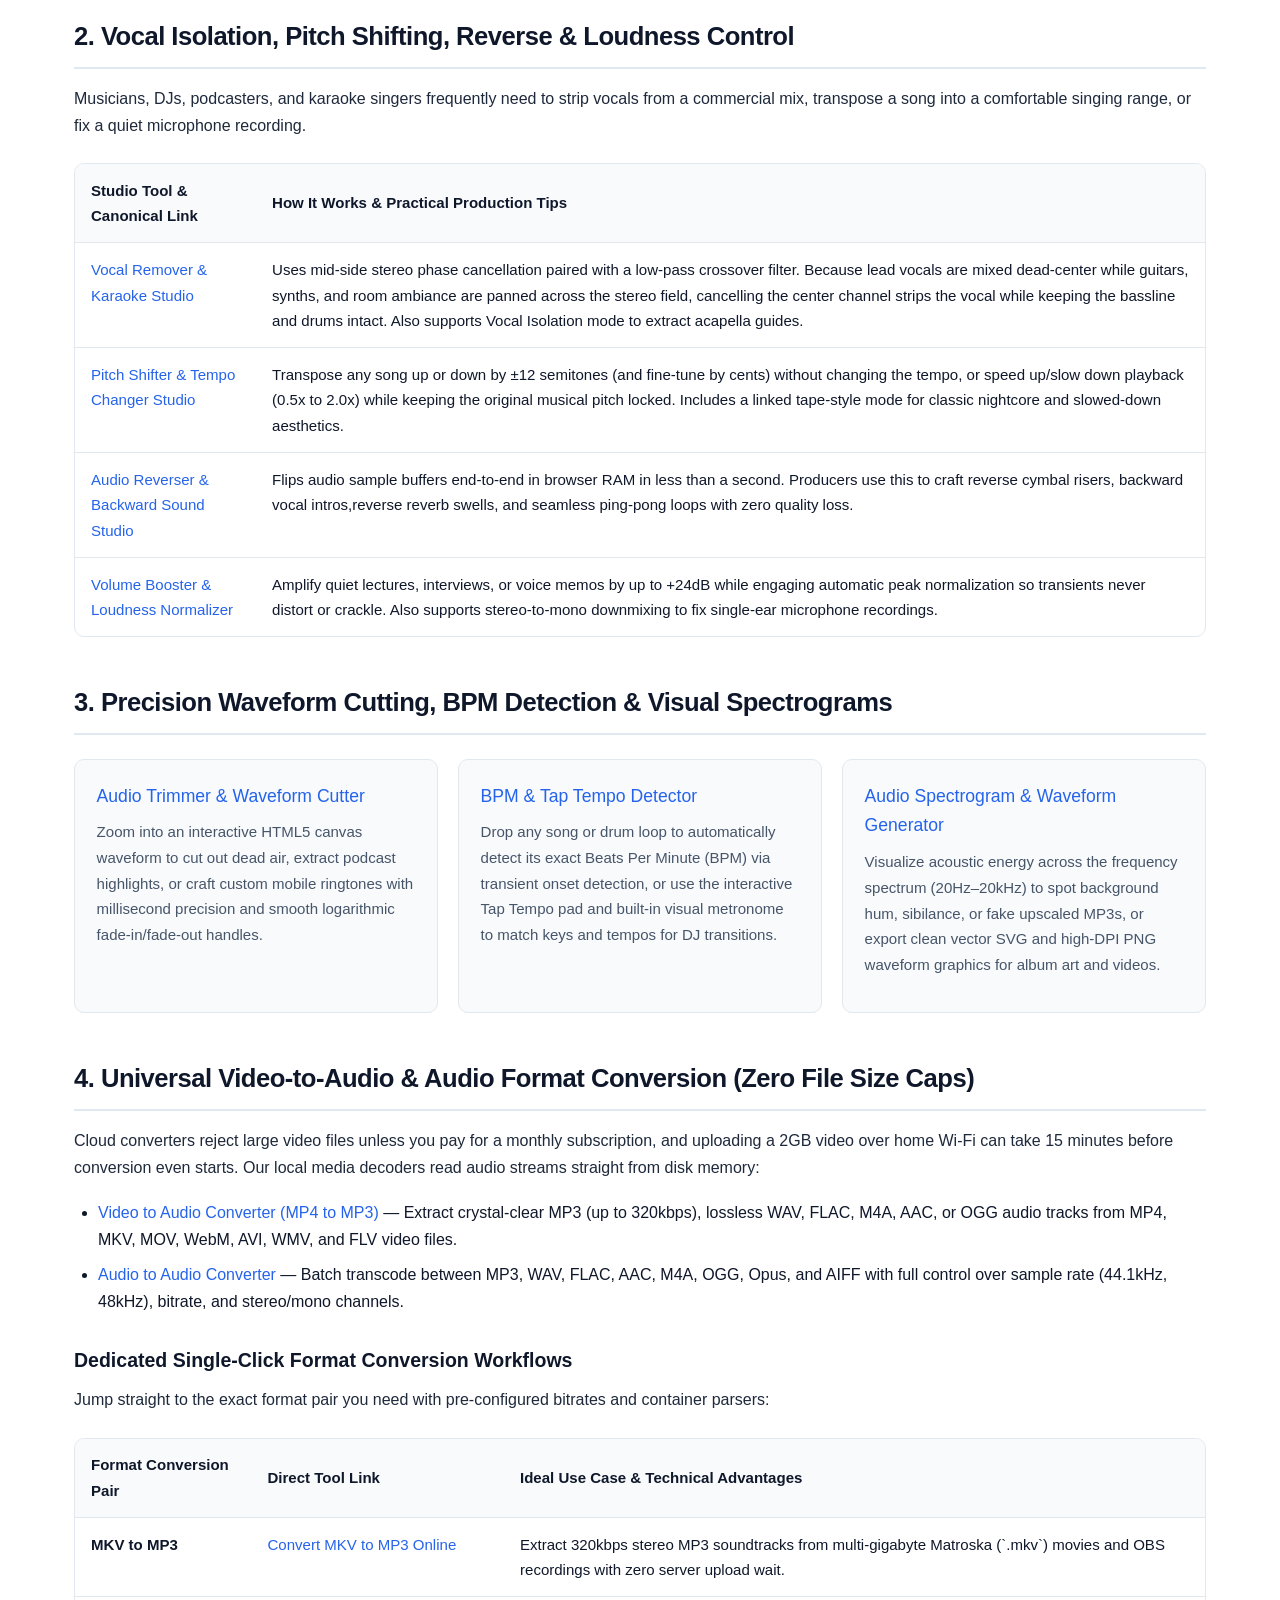
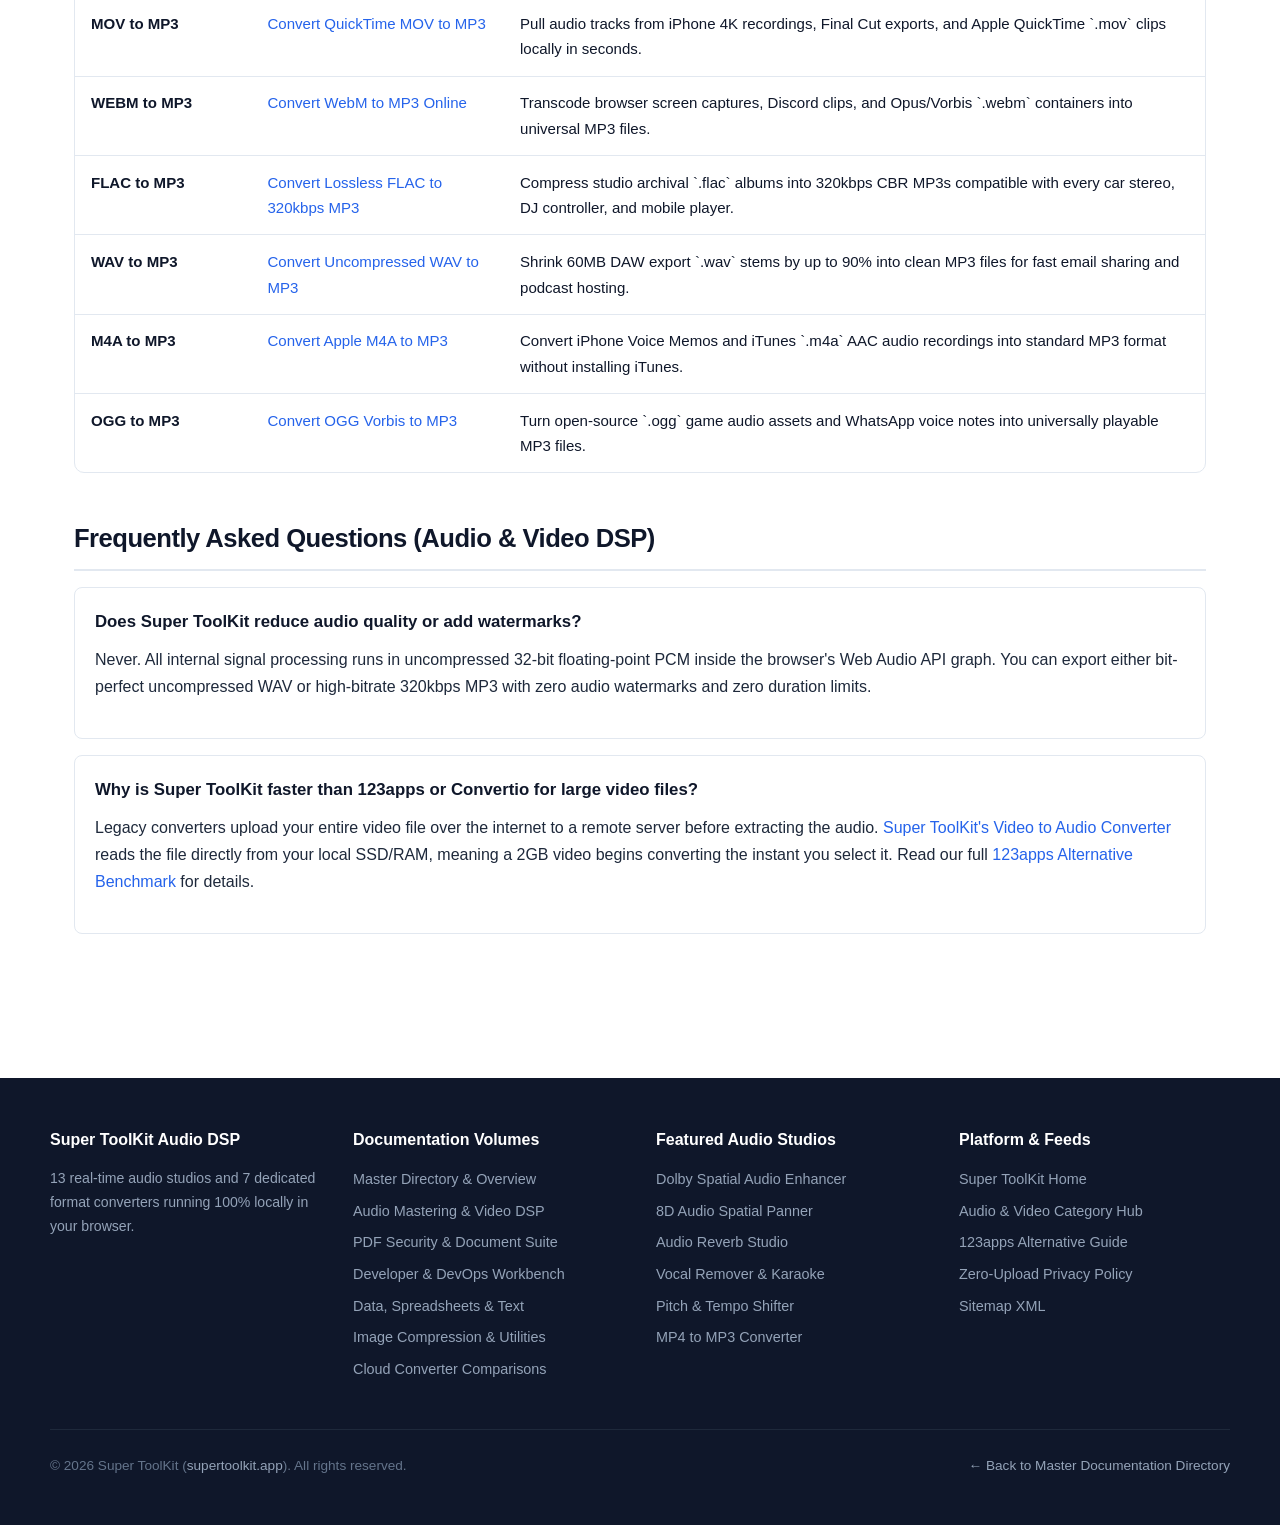
<file: docs/audio-video-studio.html>
<!DOCTYPE html>
<html lang="en">
<head>
  <meta charset="UTF-8" />
  <meta name="viewport" content="width=device-width, initial-scale=1.0" />
  <title>Browser Audio Mastering, Vocal Isolation &amp; Video-to-MP3 Guide – Super ToolKit Docs</title>
  <meta name="description" content="Complete engineering guide to client-side audio mastering, Dolby spatial sound enhancement, 8D binaural panning, vocal removal, convolution reverb, and zero-upload MKV/MOV/MP4 to 320kbps MP3 extraction." />
  <meta name="keywords" content="dolby audio enhancer online, 8d audio converter, vocal remover karaoke maker, audio reverb studio, slowed and reverb generator, bass booster 10 band eq, pitch shifter tempo changer, mp4 to mp3 320kbps, mkv to mp3 without upload, flac to mp3 converter" />
  <meta name="robots" content="index, follow, max-snippet:-1, max-image-preview:large" />
  <link rel="canonical" href="https://supertoolkit.app/category/audio-video/" />

  <meta property="og:type" content="article" />
  <meta property="og:title" content="Browser Audio Mastering, Vocal Isolation &amp; Video-to-MP3 Guide – Super ToolKit" />
  <meta property="og:description" content="How to master tracks in Dolby spatial audio, isolate vocals for karaoke, add hall reverb, shift pitch/tempo, and extract 320kbps MP3s from video files 100% locally in your browser." />
  <meta property="og:url" content="https://supertoolkit.app/category/audio-video/" />
  <meta property="og:site_name" content="Super ToolKit Documentation" />
  <meta property="og:image" content="https://supertoolkit.app/og-image.png" />

  <meta name="twitter:card" content="summary_large_image" />
  <meta name="twitter:title" content="Browser Audio Mastering, Vocal Isolation &amp; Video-to-MP3 Guide" />
  <meta name="twitter:description" content="Studio-grade Web Audio API and WebAssembly sound processing with zero cloud uploads and lossless WAV/MP3 export." />

  <link rel="stylesheet" href="./styles.css" />

  <script type="application/ld+json">
  {
    "@context": "https://schema.org",
    "@type": "TechArticle",
    "headline": "Browser Audio Mastering, Vocal Isolation & Video-to-MP3 Engineering Guide",
    "description": "In-depth guide to client-side digital signal processing (DSP) using Super ToolKit's 13 audio/video studios and 7 dedicated format-pair converters.",
    "author": {
      "@type": "Organization",
      "name": "Super ToolKit",
      "url": "https://supertoolkit.app/"
    },
    "mainEntityOfPage": "https://supertoolkit.app/category/audio-video/"
  }
  </script>
</head>
<body>

  <div class="top-bar">
    <div class="top-bar-inner">
      <span><strong>Audio &amp; Video DSP Documentation</strong> • 32-Bit Floating-Point Web Audio Pipeline</span>
      <div>
        <a href="https://supertoolkit.app/category/audio-video/">Open Audio &amp; Video Hub →</a> &nbsp;|&nbsp;
        <a href="https://supertoolkit.app/">Super ToolKit Home</a>
      </div>
    </div>
  </div>

  <header class="site-header">
    <div class="header-inner">
      <a href="./index.html" class="brand">
        <span>Super ToolKit Docs</span>
        <span class="brand-badge">Audio DSP</span>
      </a>
      <nav class="main-nav" aria-label="Documentation Volumes">
        <a href="./index.html">Overview &amp; Directory</a>
        <a href="./audio-video-studio.html" class="active">Audio &amp; Video DSP</a>
        <a href="./pdf-document-security.html">PDF &amp; Documents</a>
        <a href="./developer-code-utilities.html">Developer Tools</a>
        <a href="./data-spreadsheets-text.html">Data &amp; Text</a>
        <a href="./image-graphics-utilities.html">Images &amp; Utilities</a>
        <a href="./privacy-cloud-comparisons.html">Cloud Comparisons</a>
      </nav>
    </div>
  </header>

  <main class="container">
    <section class="hero">
      <span class="eyebrow">Volume 1 • Real-Time Web Audio &amp; WebAssembly Transcoding</span>
      <h1>Studio-Grade Audio Mastering, Vocal Isolation &amp; Video Audio Extraction in Your Browser</h1>
      <p class="lead">
        Whether you are a music producer testing a mix, a content creator extracting a soundtrack from a 4GB MKV recording, or a vocalist shifting the key of a backing track, waiting for cloud websites to upload and queue your audio wastes time and degrades fidelity. The <strong><a href="https://supertoolkit.app/category/audio-video/">Super ToolKit Audio &amp; Video Suite</a></strong> runs a 32-bit floating-point Digital Signal Processing (DSP) graph directly on your device hardware.
      </p>
      <div class="cta-row">
        <a href="https://supertoolkit.app/category/audio-video/" class="btn-primary">Explore All 13 Audio &amp; Video Tools</a>
        <a href="https://supertoolkit.app/dolby-audio-enhancer/" class="btn-secondary">Launch Dolby Spatial Audio Enhancer</a>
        <a href="https://supertoolkit.app/vocal-remover/" class="btn-secondary">Open Vocal Remover Studio</a>
      </div>
    </section>

    <h2>1. Spatial Audio, Mastering &amp; Acoustic Room Simulation</h2>
    <p>
      Modern headphones are capable of rendering extraordinary depth, stereo width, and low-end punch—yet many raw recordings, voice notes, and older MP3 files sound flat, narrow, or dull. Our spatial and acoustic tools let you preview parameter changes in real time before rendering a lossless WAV or 320kbps MP3 master.
    </p>

    <div class="grid-2">
      <div class="card">
        <h3><a href="https://supertoolkit.app/dolby-audio-enhancer/">Studio Master &amp; Dolby Spatial Audio Enhancer</a></h3>
        <p>
          Designed for creators and audiophiles searching for a free online Dolby Atmos-style audio enhancer. This processor combines a multi-band harmonic exciter, a sub-bass warmth filter (45Hz–90Hz), a high-shelf vocal air booster (10kHz+), stereo mid-side widening, and a brickwall mastering limiter so your track sounds fuller and louder without digital clipping.
        </p>
        <div class="card-meta">Direct Route: <a href="https://supertoolkit.app/dolby-audio-enhancer/">supertoolkit.app/dolby-audio-enhancer/</a></div>
      </div>

      <div class="card">
        <h3><a href="https://supertoolkit.app/audio-8d-panner/">8D Audio &amp; 3D Spatial Panner Studio</a></h3>
        <p>
          Converts flat stereo tracks into immersive 8D rotating surround sound for headphones. Using automated equal-power binaural panning and subtle early-reflection room acoustics, the sound source smoothly orbits 360 degrees around the listener's head at your chosen LFO rotation speed.
        </p>
        <div class="card-meta">Direct Route: <a href="https://supertoolkit.app/audio-8d-panner/">supertoolkit.app/audio-8d-panner/</a></div>
      </div>

      <div class="card">
        <h3><a href="https://supertoolkit.app/audio-reverb-studio/">Audio Reverb &amp; Acoustic Room Studio</a></h3>
        <p>
          Add lush acoustic depth to dry vocals, guitar stems, or full songs. Choose between intimate vocal booth acoustics, warm studio plates, concert halls, or spacious cathedral decay. Ideal for producers creating atmospheric mixes or "slowed + reverb" edits with precise dry/wet blend, pre-delay, and high-frequency damping controls.
        </p>
        <div class="card-meta">Direct Route: <a href="https://supertoolkit.app/audio-reverb-studio/">supertoolkit.app/audio-reverb-studio/</a></div>
      </div>

      <div class="card">
        <h3><a href="https://supertoolkit.app/bass-booster-eq/">Bass Booster &amp; 10-Band Graphic Equalizer</a></h3>
        <p>
          Dial in deep sub-bass punch for hip-hop, EDM, and car audio tests, or clean up muddy midrange frequencies across 10 precision ISO octave bands (32Hz, 64Hz, 125Hz, 250Hz, 500Hz, 1kHz, 2kHz, 4kHz, 8kHz, 16kHz) with instant A/B bypass comparison.
        </p>
        <div class="card-meta">Direct Route: <a href="https://supertoolkit.app/bass-booster-eq/">supertoolkit.app/bass-booster-eq/</a></div>
      </div>
    </div>

    <h2>2. Vocal Isolation, Pitch Shifting, Reverse &amp; Loudness Control</h2>
    <p>
      Musicians, DJs, podcasters, and karaoke singers frequently need to strip vocals from a commercial mix, transpose a song into a comfortable singing range, or fix a quiet microphone recording.
    </p>

    <div class="table-wrap">
      <table>
        <thead>
          <tr>
            <th>Studio Tool &amp; Canonical Link</th>
            <th>How It Works &amp; Practical Production Tips</th>
          </tr>
        </thead>
        <tbody>
          <tr>
            <td><strong><a href="https://supertoolkit.app/vocal-remover/">Vocal Remover &amp; Karaoke Studio</a></strong></td>
            <td>
              Uses mid-side stereo phase cancellation paired with a low-pass crossover filter. Because lead vocals are mixed dead-center while guitars, synths, and room ambiance are panned across the stereo field, cancelling the center channel strips the vocal while keeping the bassline and drums intact. Also supports Vocal Isolation mode to extract acapella guides.
            </td>
          </tr>
          <tr>
            <td><strong><a href="https://supertoolkit.app/pitch-tempo-shifter/">Pitch Shifter &amp; Tempo Changer Studio</a></strong></td>
            <td>
              Transpose any song up or down by ±12 semitones (and fine-tune by cents) without changing the tempo, or speed up/slow down playback (0.5x to 2.0x) while keeping the original musical pitch locked. Includes a linked tape-style mode for classic nightcore and slowed-down aesthetics.
            </td>
          </tr>
          <tr>
            <td><strong><a href="https://supertoolkit.app/audio-reverser/">Audio Reverser &amp; Backward Sound Studio</a></strong></td>
            <td>
              Flips audio sample buffers end-to-end in browser RAM in less than a second. Producers use this to craft reverse cymbal risers, backward vocal intros,reverse reverb swells, and seamless ping-pong loops with zero quality loss.
            </td>
          </tr>
          <tr>
            <td><strong><a href="https://supertoolkit.app/volume-normalizer/">Volume Booster &amp; Loudness Normalizer</a></strong></td>
            <td>
              Amplify quiet lectures, interviews, or voice memos by up to +24dB while engaging automatic peak normalization so transients never distort or crackle. Also supports stereo-to-mono downmixing to fix single-ear microphone recordings.
            </td>
          </tr>
        </tbody>
      </table>
    </div>

    <h2>3. Precision Waveform Cutting, BPM Detection &amp; Visual Spectrograms</h2>
    <div class="grid-3">
      <div class="card">
        <h3><a href="https://supertoolkit.app/audio-trimmer/">Audio Trimmer &amp; Waveform Cutter</a></h3>
        <p>
          Zoom into an interactive HTML5 canvas waveform to cut out dead air, extract podcast highlights, or craft custom mobile ringtones with millisecond precision and smooth logarithmic fade-in/fade-out handles.
        </p>
      </div>

      <div class="card">
        <h3><a href="https://supertoolkit.app/bpm-detector/">BPM &amp; Tap Tempo Detector</a></h3>
        <p>
          Drop any song or drum loop to automatically detect its exact Beats Per Minute (BPM) via transient onset detection, or use the interactive Tap Tempo pad and built-in visual metronome to match keys and tempos for DJ transitions.
        </p>
      </div>

      <div class="card">
        <h3><a href="https://supertoolkit.app/audio-spectrogram-waveform/">Audio Spectrogram &amp; Waveform Generator</a></h3>
        <p>
          Visualize acoustic energy across the frequency spectrum (20Hz–20kHz) to spot background hum, sibilance, or fake upscaled MP3s, or export clean vector SVG and high-DPI PNG waveform graphics for album art and videos.
        </p>
      </div>
    </div>

    <h2>4. Universal Video-to-Audio &amp; Audio Format Conversion (Zero File Size Caps)</h2>
    <p>
      Cloud converters reject large video files unless you pay for a monthly subscription, and uploading a 2GB video over home Wi-Fi can take 15 minutes before conversion even starts. Our local media decoders read audio streams straight from disk memory:
    </p>
    <ul>
      <li><strong><a href="https://supertoolkit.app/mp4-to-mp3/">Video to Audio Converter (MP4 to MP3)</a></strong> — Extract crystal-clear MP3 (up to 320kbps), lossless WAV, FLAC, M4A, AAC, or OGG audio tracks from MP4, MKV, MOV, WebM, AVI, WMV, and FLV video files.</li>
      <li><strong><a href="https://supertoolkit.app/audio-to-audio/">Audio to Audio Converter</a></strong> — Batch transcode between MP3, WAV, FLAC, AAC, M4A, OGG, Opus, and AIFF with full control over sample rate (44.1kHz, 48kHz), bitrate, and stereo/mono channels.</li>
    </ul>

    <h3>Dedicated Single-Click Format Conversion Workflows</h3>
    <p>
      Jump straight to the exact format pair you need with pre-configured bitrates and container parsers:
    </p>
    <div class="table-wrap">
      <table>
        <thead>
          <tr>
            <th>Format Conversion Pair</th>
            <th>Direct Tool Link</th>
            <th>Ideal Use Case &amp; Technical Advantages</th>
          </tr>
        </thead>
        <tbody>
          <tr>
            <td><strong>MKV to MP3</strong></td>
            <td><a href="https://supertoolkit.app/mkv-to-mp3/">Convert MKV to MP3 Online</a></td>
            <td>Extract 320kbps stereo MP3 soundtracks from multi-gigabyte Matroska (`.mkv`) movies and OBS recordings with zero server upload wait.</td>
          </tr>
          <tr>
            <td><strong>MOV to MP3</strong></td>
            <td><a href="https://supertoolkit.app/mov-to-mp3/">Convert QuickTime MOV to MP3</a></td>
            <td>Pull audio tracks from iPhone 4K recordings, Final Cut exports, and Apple QuickTime `.mov` clips locally in seconds.</td>
          </tr>
          <tr>
            <td><strong>WEBM to MP3</strong></td>
            <td><a href="https://supertoolkit.app/webm-to-mp3/">Convert WebM to MP3 Online</a></td>
            <td>Transcode browser screen captures, Discord clips, and Opus/Vorbis `.webm` containers into universal MP3 files.</td>
          </tr>
          <tr>
            <td><strong>FLAC to MP3</strong></td>
            <td><a href="https://supertoolkit.app/flac-to-mp3/">Convert Lossless FLAC to 320kbps MP3</a></td>
            <td>Compress studio archival `.flac` albums into 320kbps CBR MP3s compatible with every car stereo, DJ controller, and mobile player.</td>
          </tr>
          <tr>
            <td><strong>WAV to MP3</strong></td>
            <td><a href="https://supertoolkit.app/wav-to-mp3/">Convert Uncompressed WAV to MP3</a></td>
            <td>Shrink 60MB DAW export `.wav` stems by up to 90% into clean MP3 files for fast email sharing and podcast hosting.</td>
          </tr>
          <tr>
            <td><strong>M4A to MP3</strong></td>
            <td><a href="https://supertoolkit.app/m4a-to-mp3/">Convert Apple M4A to MP3</a></td>
            <td>Convert iPhone Voice Memos and iTunes `.m4a` AAC audio recordings into standard MP3 format without installing iTunes.</td>
          </tr>
          <tr>
            <td><strong>OGG to MP3</strong></td>
            <td><a href="https://supertoolkit.app/ogg-to-mp3/">Convert OGG Vorbis to MP3</a></td>
            <td>Turn open-source `.ogg` game audio assets and WhatsApp voice notes into universally playable MP3 files.</td>
          </tr>
        </tbody>
      </table>
    </div>

    <h2>Frequently Asked Questions (Audio &amp; Video DSP)</h2>
    <div class="faq-item">
      <h3>Does Super ToolKit reduce audio quality or add watermarks?</h3>
      <p>Never. All internal signal processing runs in uncompressed 32-bit floating-point PCM inside the browser's Web Audio API graph. You can export either bit-perfect uncompressed WAV or high-bitrate 320kbps MP3 with zero audio watermarks and zero duration limits.</p>
    </div>
    <div class="faq-item">
      <h3>Why is Super ToolKit faster than 123apps or Convertio for large video files?</h3>
      <p>Legacy converters upload your entire video file over the internet to a remote server before extracting the audio. <a href="https://supertoolkit.app/mp4-to-mp3/">Super ToolKit's Video to Audio Converter</a> reads the file directly from your local SSD/RAM, meaning a 2GB video begins converting the instant you select it. Read our full <a href="https://supertoolkit.app/123apps-alternative/">123apps Alternative Benchmark</a> for details.</p>
    </div>
  </main>

  <footer class="site-footer">
    <div class="footer-inner">
      <div>
        <h4>Super ToolKit Audio DSP</h4>
        <p style="color:#94a3b8; font-size:0.88rem;">
          13 real-time audio studios and 7 dedicated format converters running 100% locally in your browser.
        </p>
      </div>
      <div>
        <h4>Documentation Volumes</h4>
        <ul>
          <li><a href="./index.html">Master Directory &amp; Overview</a></li>
          <li><a href="./audio-video-studio.html">Audio Mastering &amp; Video DSP</a></li>
          <li><a href="./pdf-document-security.html">PDF Security &amp; Document Suite</a></li>
          <li><a href="./developer-code-utilities.html">Developer &amp; DevOps Workbench</a></li>
          <li><a href="./data-spreadsheets-text.html">Data, Spreadsheets &amp; Text</a></li>
          <li><a href="./image-graphics-utilities.html">Image Compression &amp; Utilities</a></li>
          <li><a href="./privacy-cloud-comparisons.html">Cloud Converter Comparisons</a></li>
        </ul>
      </div>
      <div>
        <h4>Featured Audio Studios</h4>
        <ul>
          <li><a href="https://supertoolkit.app/dolby-audio-enhancer/">Dolby Spatial Audio Enhancer</a></li>
          <li><a href="https://supertoolkit.app/audio-8d-panner/">8D Audio Spatial Panner</a></li>
          <li><a href="https://supertoolkit.app/audio-reverb-studio/">Audio Reverb Studio</a></li>
          <li><a href="https://supertoolkit.app/vocal-remover/">Vocal Remover &amp; Karaoke</a></li>
          <li><a href="https://supertoolkit.app/pitch-tempo-shifter/">Pitch &amp; Tempo Shifter</a></li>
          <li><a href="https://supertoolkit.app/mp4-to-mp3/">MP4 to MP3 Converter</a></li>
        </ul>
      </div>
      <div>
        <h4>Platform &amp; Feeds</h4>
        <ul>
          <li><a href="https://supertoolkit.app/">Super ToolKit Home</a></li>
          <li><a href="https://supertoolkit.app/category/audio-video/">Audio &amp; Video Category Hub</a></li>
          <li><a href="https://supertoolkit.app/123apps-alternative/">123apps Alternative Guide</a></li>
          <li><a href="https://supertoolkit.app/privacy/">Zero-Upload Privacy Policy</a></li>
          <li><a href="https://supertoolkit.app/sitemap.xml">Sitemap XML</a></li>
        </ul>
      </div>
    </div>
    <div class="footer-bottom">
      <span>© 2026 Super ToolKit (<a href="https://supertoolkit.app/">supertoolkit.app</a>). All rights reserved.</span>
      <span><a href="./index.html">← Back to Master Documentation Directory</a></span>
    </div>
  </footer>

</body>
</html>
</file>
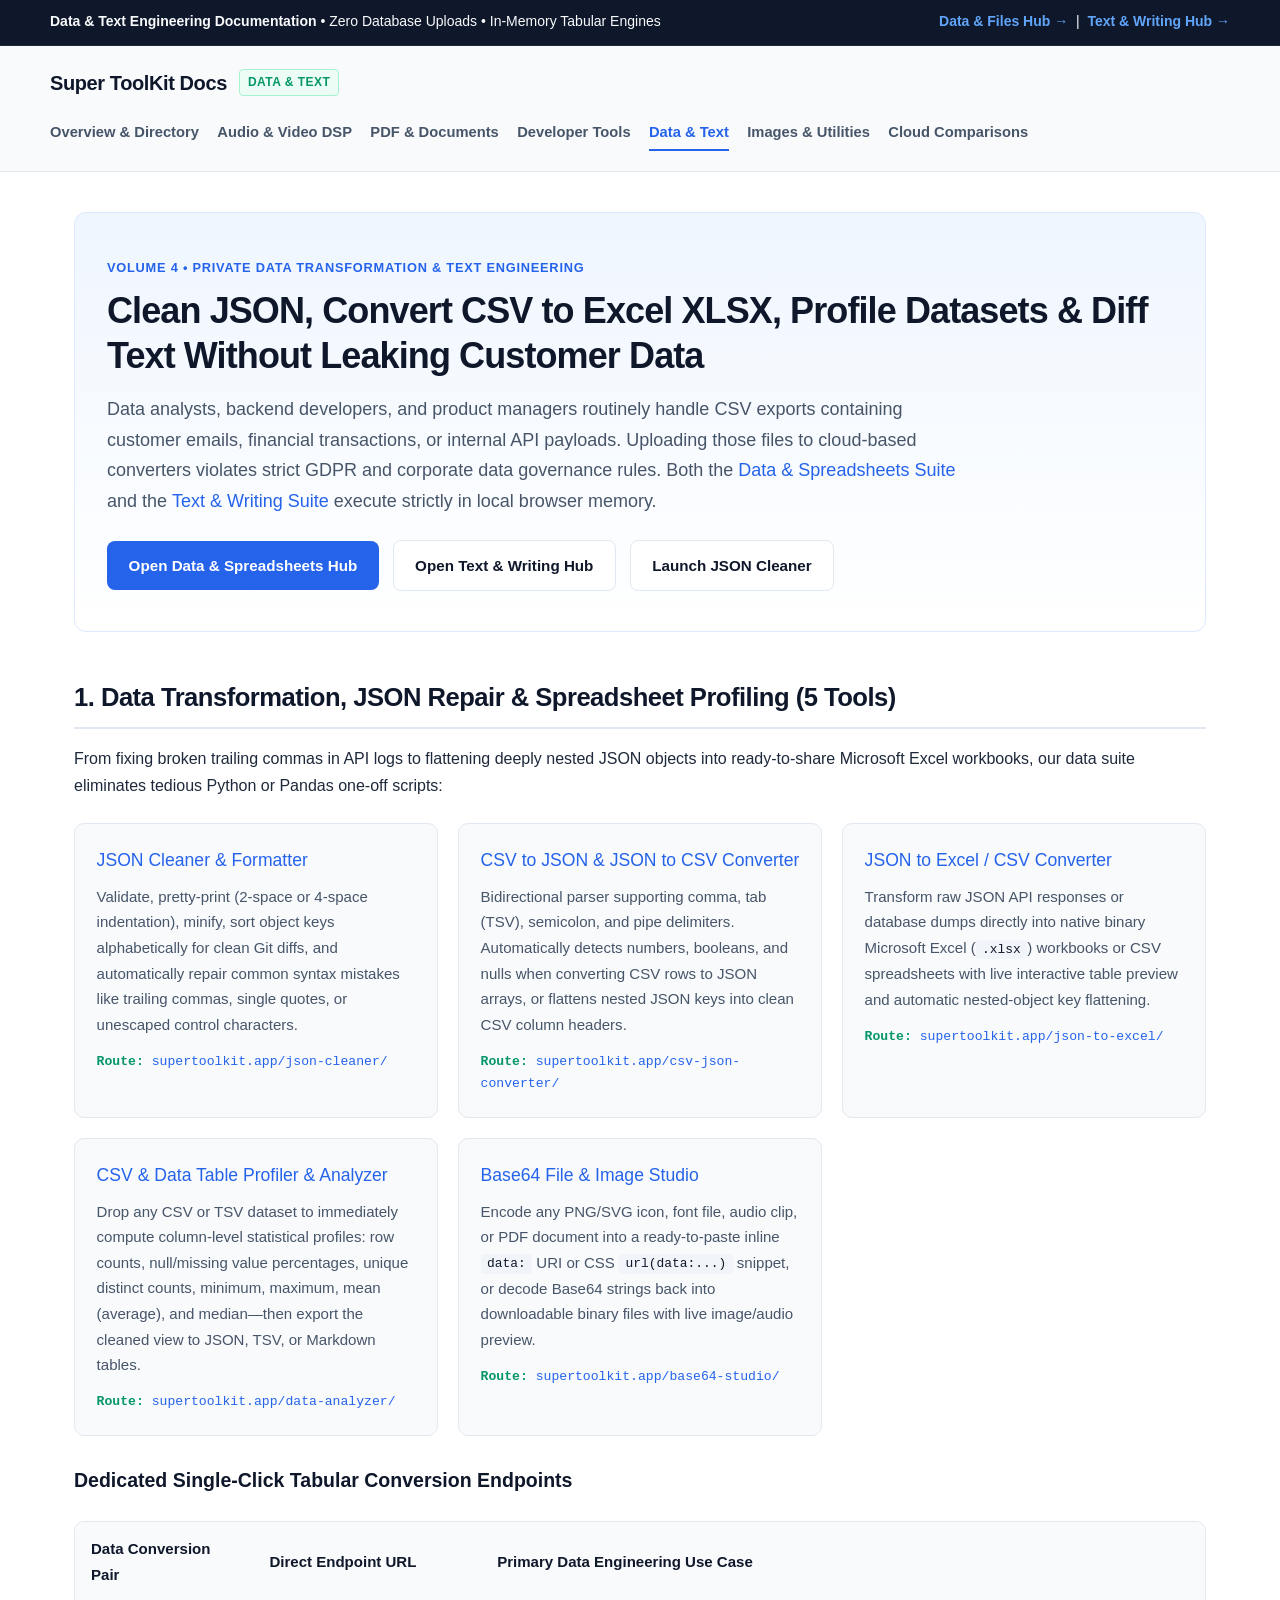
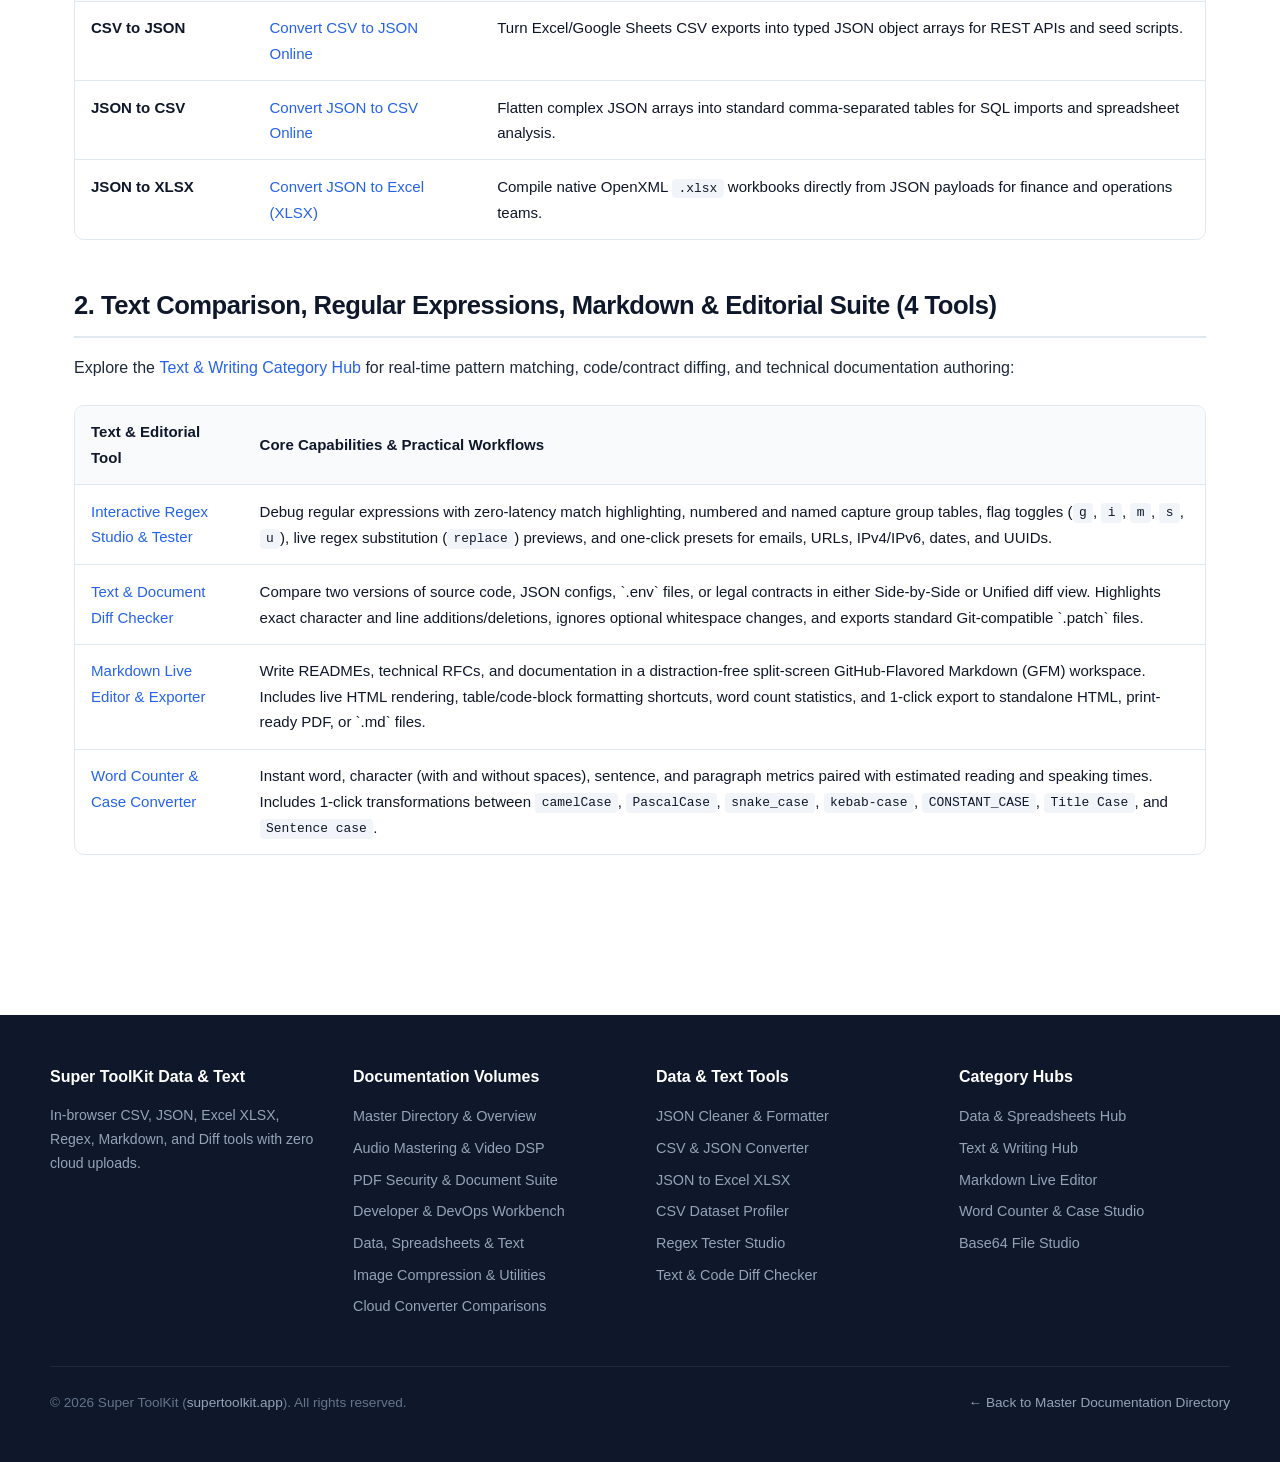
<file: docs/data-spreadsheets-text.html>
<!DOCTYPE html>
<html lang="en">
<head>
  <meta charset="UTF-8" />
  <meta name="viewport" content="width=device-width, initial-scale=1.0" />
  <title>CSV to JSON, JSON to Excel XLSX, Data Profiler, Regex Tester &amp; Diff Checker – Super ToolKit Docs</title>
  <meta name="description" content="Complete guide to Super ToolKit's client-side data engineering and text analysis tools: clean malformed JSON, convert CSV to JSON or native Excel XLSX, profile datasets, test regular expressions, edit Markdown, and diff text." />
  <meta name="keywords" content="csv to json converter offline, json to excel xlsx converter, json cleaner formatter repair, csv data analyzer profiler, base64 encoder decoder image to data uri, regex tester online free, markdown editor to pdf, text diff checker side by side, word counter case converter" />
  <meta name="robots" content="index, follow, max-snippet:-1, max-image-preview:large" />
  <link rel="canonical" href="https://supertoolkit.app/category/data-files/" />

  <meta property="og:type" content="article" />
  <meta property="og:title" content="Client-Side Data Engineering, CSV/JSON/Excel &amp; Text Analysis Guide" />
  <meta property="og:description" content="Transform proprietary customer CSV spreadsheets, clean dirty JSON payloads, export native Excel XLSX workbooks, debug regex, and compare code diffs 100% locally in your browser." />
  <meta property="og:url" content="https://supertoolkit.app/category/data-files/" />
  <meta property="og:site_name" content="Super ToolKit Documentation" />
  <meta property="og:image" content="https://supertoolkit.app/og-image.png" />

  <meta name="twitter:card" content="summary_large_image" />
  <meta name="twitter:title" content="CSV to JSON, JSON to Excel XLSX, Data Profiler &amp; Regex Studio" />
  <meta name="twitter:description" content="Zero-upload data transformation and text engineering tools for analysts, writers, and developers." />

  <link rel="stylesheet" href="./styles.css" />

  <script type="application/ld+json">
  {
    "@context": "https://schema.org",
    "@type": "TechArticle",
    "headline": "Client-Side Data Engineering, CSV/JSON/Excel Transformation & Text Analysis Guide",
    "description": "Documentation for Super ToolKit's 5 Data & Spreadsheets tools, 4 Text & Writing utilities, and 3 dedicated data format converters.",
    "author": {
      "@type": "Organization",
      "name": "Super ToolKit",
      "url": "https://supertoolkit.app/"
    },
    "mainEntityOfPage": "https://supertoolkit.app/category/data-files/"
  }
  </script>
</head>
<body>

  <div class="top-bar">
    <div class="top-bar-inner">
      <span><strong>Data &amp; Text Engineering Documentation</strong> • Zero Database Uploads • In-Memory Tabular Engines</span>
      <div>
        <a href="https://supertoolkit.app/category/data-files/">Data &amp; Files Hub →</a> &nbsp;|&nbsp;
        <a href="https://supertoolkit.app/category/text-developer/">Text &amp; Writing Hub →</a>
      </div>
    </div>
  </div>

  <header class="site-header">
    <div class="header-inner">
      <a href="./index.html" class="brand">
        <span>Super ToolKit Docs</span>
        <span class="brand-badge">Data &amp; Text</span>
      </a>
      <nav class="main-nav" aria-label="Documentation Volumes">
        <a href="./index.html">Overview &amp; Directory</a>
        <a href="./audio-video-studio.html">Audio &amp; Video DSP</a>
        <a href="./pdf-document-security.html">PDF &amp; Documents</a>
        <a href="./developer-code-utilities.html">Developer Tools</a>
        <a href="./data-spreadsheets-text.html" class="active">Data &amp; Text</a>
        <a href="./image-graphics-utilities.html">Images &amp; Utilities</a>
        <a href="./privacy-cloud-comparisons.html">Cloud Comparisons</a>
      </nav>
    </div>
  </header>

  <main class="container">
    <section class="hero">
      <span class="eyebrow">Volume 4 • Private Data Transformation &amp; Text Engineering</span>
      <h1>Clean JSON, Convert CSV to Excel XLSX, Profile Datasets &amp; Diff Text Without Leaking Customer Data</h1>
      <p class="lead">
        Data analysts, backend developers, and product managers routinely handle CSV exports containing customer emails, financial transactions, or internal API payloads. Uploading those files to cloud-based converters violates strict GDPR and corporate data governance rules. Both the <strong><a href="https://supertoolkit.app/category/data-files/">Data &amp; Spreadsheets Suite</a></strong> and the <strong><a href="https://supertoolkit.app/category/text-developer/">Text &amp; Writing Suite</a></strong> execute strictly in local browser memory.
      </p>
      <div class="cta-row">
        <a href="https://supertoolkit.app/category/data-files/" class="btn-primary">Open Data &amp; Spreadsheets Hub</a>
        <a href="https://supertoolkit.app/category/text-developer/" class="btn-secondary">Open Text &amp; Writing Hub</a>
        <a href="https://supertoolkit.app/json-cleaner/" class="btn-secondary">Launch JSON Cleaner</a>
      </div>
    </section>

    <h2>1. Data Transformation, JSON Repair &amp; Spreadsheet Profiling (5 Tools)</h2>
    <p>
      From fixing broken trailing commas in API logs to flattening deeply nested JSON objects into ready-to-share Microsoft Excel workbooks, our data suite eliminates tedious Python or Pandas one-off scripts:
    </p>

    <div class="grid-2">
      <div class="card">
        <h3><a href="https://supertoolkit.app/json-cleaner/">JSON Cleaner &amp; Formatter</a></h3>
        <p>
          Validate, pretty-print (2-space or 4-space indentation), minify, sort object keys alphabetically for clean Git diffs, and automatically repair common syntax mistakes like trailing commas, single quotes, or unescaped control characters.
        </p>
        <div class="card-meta">Route: <a href="https://supertoolkit.app/json-cleaner/">supertoolkit.app/json-cleaner/</a></div>
      </div>

      <div class="card">
        <h3><a href="https://supertoolkit.app/csv-json-converter/">CSV to JSON &amp; JSON to CSV Converter</a></h3>
        <p>
          Bidirectional parser supporting comma, tab (TSV), semicolon, and pipe delimiters. Automatically detects numbers, booleans, and nulls when converting CSV rows to JSON arrays, or flattens nested JSON keys into clean CSV column headers.
        </p>
        <div class="card-meta">Route: <a href="https://supertoolkit.app/csv-json-converter/">supertoolkit.app/csv-json-converter/</a></div>
      </div>

      <div class="card">
        <h3><a href="https://supertoolkit.app/json-to-excel/">JSON to Excel / CSV Converter</a></h3>
        <p>
          Transform raw JSON API responses or database dumps directly into native binary Microsoft Excel (<code>.xlsx</code>) workbooks or CSV spreadsheets with live interactive table preview and automatic nested-object key flattening.
        </p>
        <div class="card-meta">Route: <a href="https://supertoolkit.app/json-to-excel/">supertoolkit.app/json-to-excel/</a></div>
      </div>

      <div class="card">
        <h3><a href="https://supertoolkit.app/data-analyzer/">CSV &amp; Data Table Profiler &amp; Analyzer</a></h3>
        <p>
          Drop any CSV or TSV dataset to immediately compute column-level statistical profiles: row counts, null/missing value percentages, unique distinct counts, minimum, maximum, mean (average), and median—then export the cleaned view to JSON, TSV, or Markdown tables.
        </p>
        <div class="card-meta">Route: <a href="https://supertoolkit.app/data-analyzer/">supertoolkit.app/data-analyzer/</a></div>
      </div>

      <div class="card">
        <h3><a href="https://supertoolkit.app/base64-studio/">Base64 File &amp; Image Studio</a></h3>
        <p>
          Encode any PNG/SVG icon, font file, audio clip, or PDF document into a ready-to-paste inline <code>data:</code> URI or CSS <code>url(data:...)</code> snippet, or decode Base64 strings back into downloadable binary files with live image/audio preview.
        </p>
        <div class="card-meta">Route: <a href="https://supertoolkit.app/base64-studio/">supertoolkit.app/base64-studio/</a></div>
      </div>
    </div>

    <h3>Dedicated Single-Click Tabular Conversion Endpoints</h3>
    <div class="table-wrap">
      <table>
        <thead>
          <tr>
            <th>Data Conversion Pair</th>
            <th>Direct Endpoint URL</th>
            <th>Primary Data Engineering Use Case</th>
          </tr>
        </thead>
        <tbody>
          <tr>
            <td><strong>CSV to JSON</strong></td>
            <td><a href="https://supertoolkit.app/csv-to-json/">Convert CSV to JSON Online</a></td>
            <td>Turn Excel/Google Sheets CSV exports into typed JSON object arrays for REST APIs and seed scripts.</td>
          </tr>
          <tr>
            <td><strong>JSON to CSV</strong></td>
            <td><a href="https://supertoolkit.app/json-to-csv/">Convert JSON to CSV Online</a></td>
            <td>Flatten complex JSON arrays into standard comma-separated tables for SQL imports and spreadsheet analysis.</td>
          </tr>
          <tr>
            <td><strong>JSON to XLSX</strong></td>
            <td><a href="https://supertoolkit.app/json-to-xlsx/">Convert JSON to Excel (XLSX)</a></td>
            <td>Compile native OpenXML <code>.xlsx</code> workbooks directly from JSON payloads for finance and operations teams.</td>
          </tr>
        </tbody>
      </table>
    </div>

    <h2>2. Text Comparison, Regular Expressions, Markdown &amp; Editorial Suite (4 Tools)</h2>
    <p>
      Explore the <a href="https://supertoolkit.app/category/text-developer/">Text &amp; Writing Category Hub</a> for real-time pattern matching, code/contract diffing, and technical documentation authoring:
    </p>

    <div class="table-wrap">
      <table>
        <thead>
          <tr>
            <th>Text &amp; Editorial Tool</th>
            <th>Core Capabilities &amp; Practical Workflows</th>
          </tr>
        </thead>
        <tbody>
          <tr>
            <td><strong><a href="https://supertoolkit.app/regex-tester-studio/">Interactive Regex Studio &amp; Tester</a></strong></td>
            <td>
              Debug regular expressions with zero-latency match highlighting, numbered and named capture group tables, flag toggles (<code>g</code>, <code>i</code>, <code>m</code>, <code>s</code>, <code>u</code>), live regex substitution (<code>replace</code>) previews, and one-click presets for emails, URLs, IPv4/IPv6, dates, and UUIDs.
            </td>
          </tr>
          <tr>
            <td><strong><a href="https://supertoolkit.app/text-diff-tool/">Text &amp; Document Diff Checker</a></strong></td>
            <td>
              Compare two versions of source code, JSON configs, `.env` files, or legal contracts in either Side-by-Side or Unified diff view. Highlights exact character and line additions/deletions, ignores optional whitespace changes, and exports standard Git-compatible `.patch` files.
            </td>
          </tr>
          <tr>
            <td><strong><a href="https://supertoolkit.app/markdown-studio/">Markdown Live Editor &amp; Exporter</a></strong></td>
            <td>
              Write READMEs, technical RFCs, and documentation in a distraction-free split-screen GitHub-Flavored Markdown (GFM) workspace. Includes live HTML rendering, table/code-block formatting shortcuts, word count statistics, and 1-click export to standalone HTML, print-ready PDF, or `.md` files.
            </td>
          </tr>
          <tr>
            <td><strong><a href="https://supertoolkit.app/word-counter-case/">Word Counter &amp; Case Converter</a></strong></td>
            <td>
              Instant word, character (with and without spaces), sentence, and paragraph metrics paired with estimated reading and speaking times. Includes 1-click transformations between <code>camelCase</code>, <code>PascalCase</code>, <code>snake_case</code>, <code>kebab-case</code>, <code>CONSTANT_CASE</code>, <code>Title Case</code>, and <code>Sentence case</code>.
            </td>
          </tr>
        </tbody>
      </table>
    </div>
  </main>

  <footer class="site-footer">
    <div class="footer-inner">
      <div>
        <h4>Super ToolKit Data &amp; Text</h4>
        <p style="color:#94a3b8; font-size:0.88rem;">
          In-browser CSV, JSON, Excel XLSX, Regex, Markdown, and Diff tools with zero cloud uploads.
        </p>
      </div>
      <div>
        <h4>Documentation Volumes</h4>
        <ul>
          <li><a href="./index.html">Master Directory &amp; Overview</a></li>
          <li><a href="./audio-video-studio.html">Audio Mastering &amp; Video DSP</a></li>
          <li><a href="./pdf-document-security.html">PDF Security &amp; Document Suite</a></li>
          <li><a href="./developer-code-utilities.html">Developer &amp; DevOps Workbench</a></li>
          <li><a href="./data-spreadsheets-text.html">Data, Spreadsheets &amp; Text</a></li>
          <li><a href="./image-graphics-utilities.html">Image Compression &amp; Utilities</a></li>
          <li><a href="./privacy-cloud-comparisons.html">Cloud Converter Comparisons</a></li>
        </ul>
      </div>
      <div>
        <h4>Data &amp; Text Tools</h4>
        <ul>
          <li><a href="https://supertoolkit.app/json-cleaner/">JSON Cleaner &amp; Formatter</a></li>
          <li><a href="https://supertoolkit.app/csv-json-converter/">CSV &amp; JSON Converter</a></li>
          <li><a href="https://supertoolkit.app/json-to-excel/">JSON to Excel XLSX</a></li>
          <li><a href="https://supertoolkit.app/data-analyzer/">CSV Dataset Profiler</a></li>
          <li><a href="https://supertoolkit.app/regex-tester-studio/">Regex Tester Studio</a></li>
          <li><a href="https://supertoolkit.app/text-diff-tool/">Text &amp; Code Diff Checker</a></li>
        </ul>
      </div>
      <div>
        <h4>Category Hubs</h4>
        <ul>
          <li><a href="https://supertoolkit.app/category/data-files/">Data &amp; Spreadsheets Hub</a></li>
          <li><a href="https://supertoolkit.app/category/text-developer/">Text &amp; Writing Hub</a></li>
          <li><a href="https://supertoolkit.app/markdown-studio/">Markdown Live Editor</a></li>
          <li><a href="https://supertoolkit.app/word-counter-case/">Word Counter &amp; Case Studio</a></li>
          <li><a href="https://supertoolkit.app/base64-studio/">Base64 File Studio</a></li>
        </ul>
      </div>
    </div>
    <div class="footer-bottom">
      <span>© 2026 Super ToolKit (<a href="https://supertoolkit.app/">supertoolkit.app</a>). All rights reserved.</span>
      <span><a href="./index.html">← Back to Master Documentation Directory</a></span>
    </div>
  </footer>

</body>
</html>
</file>
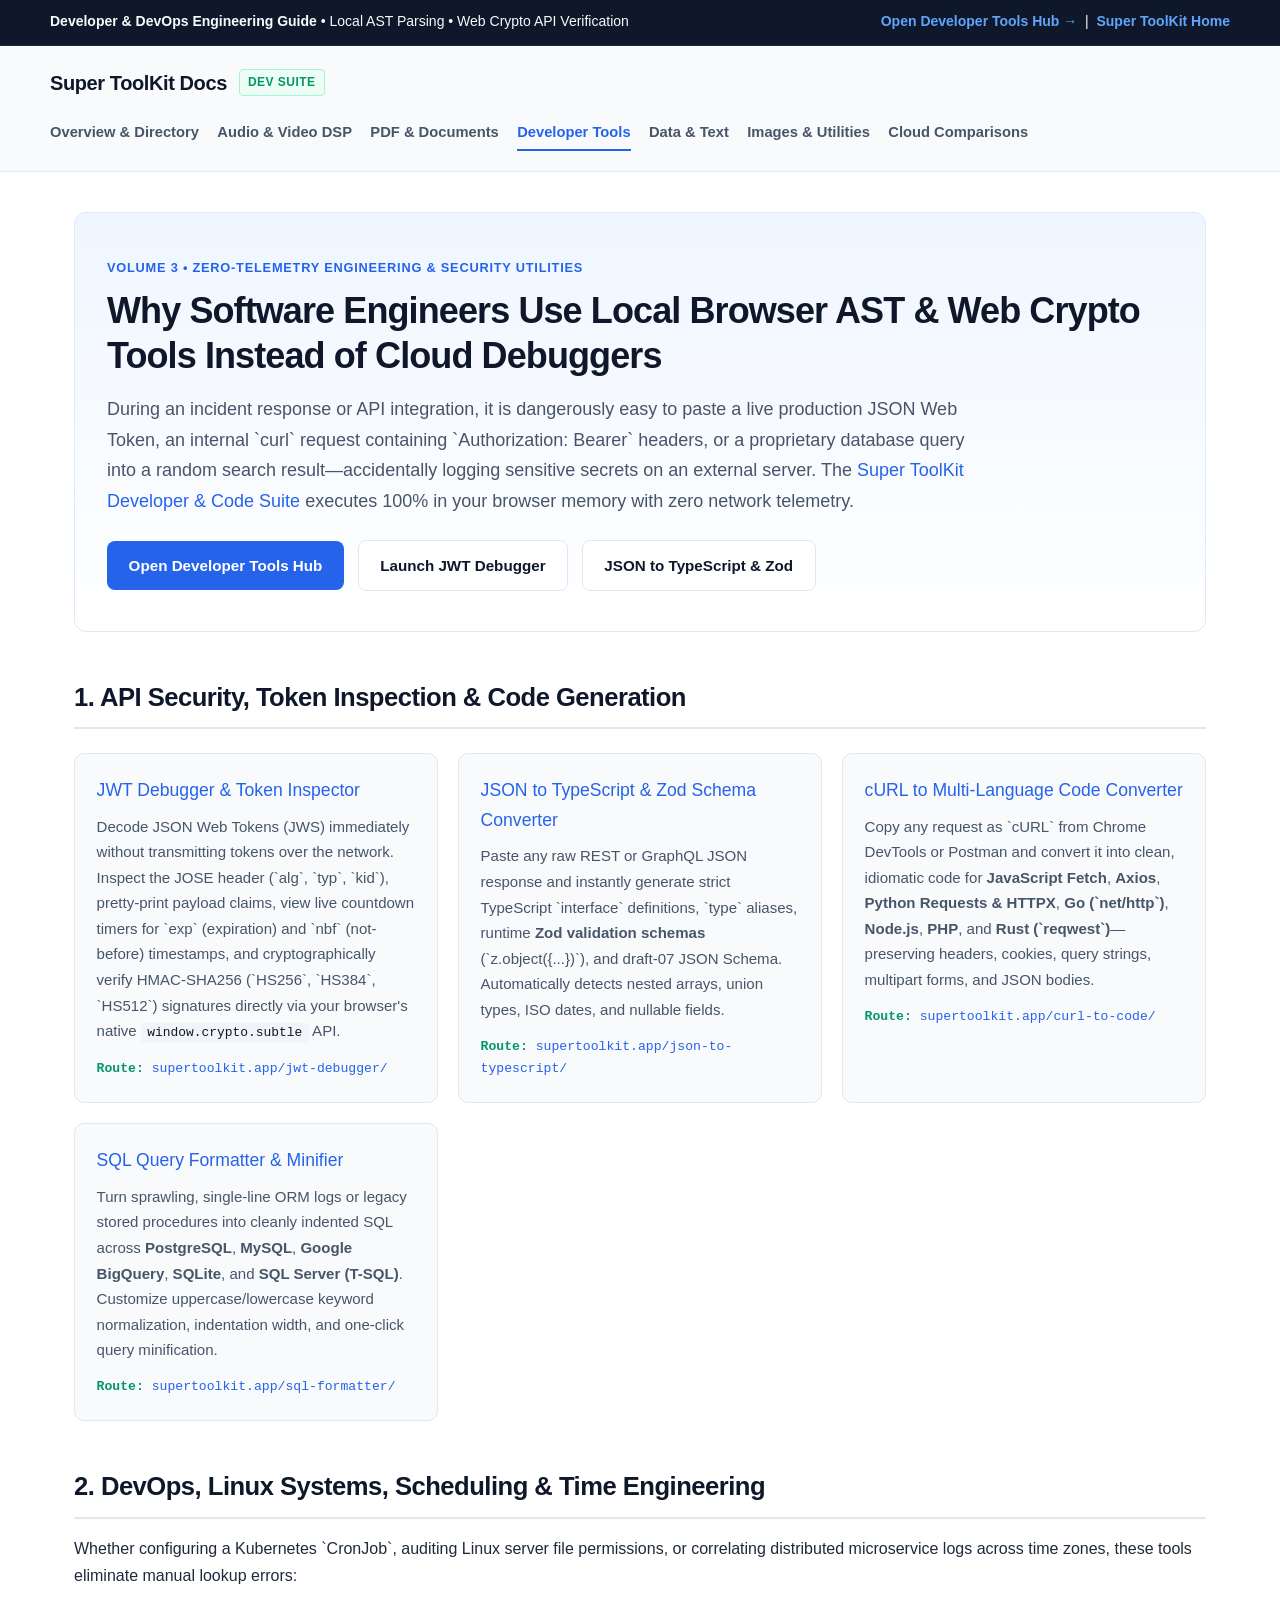
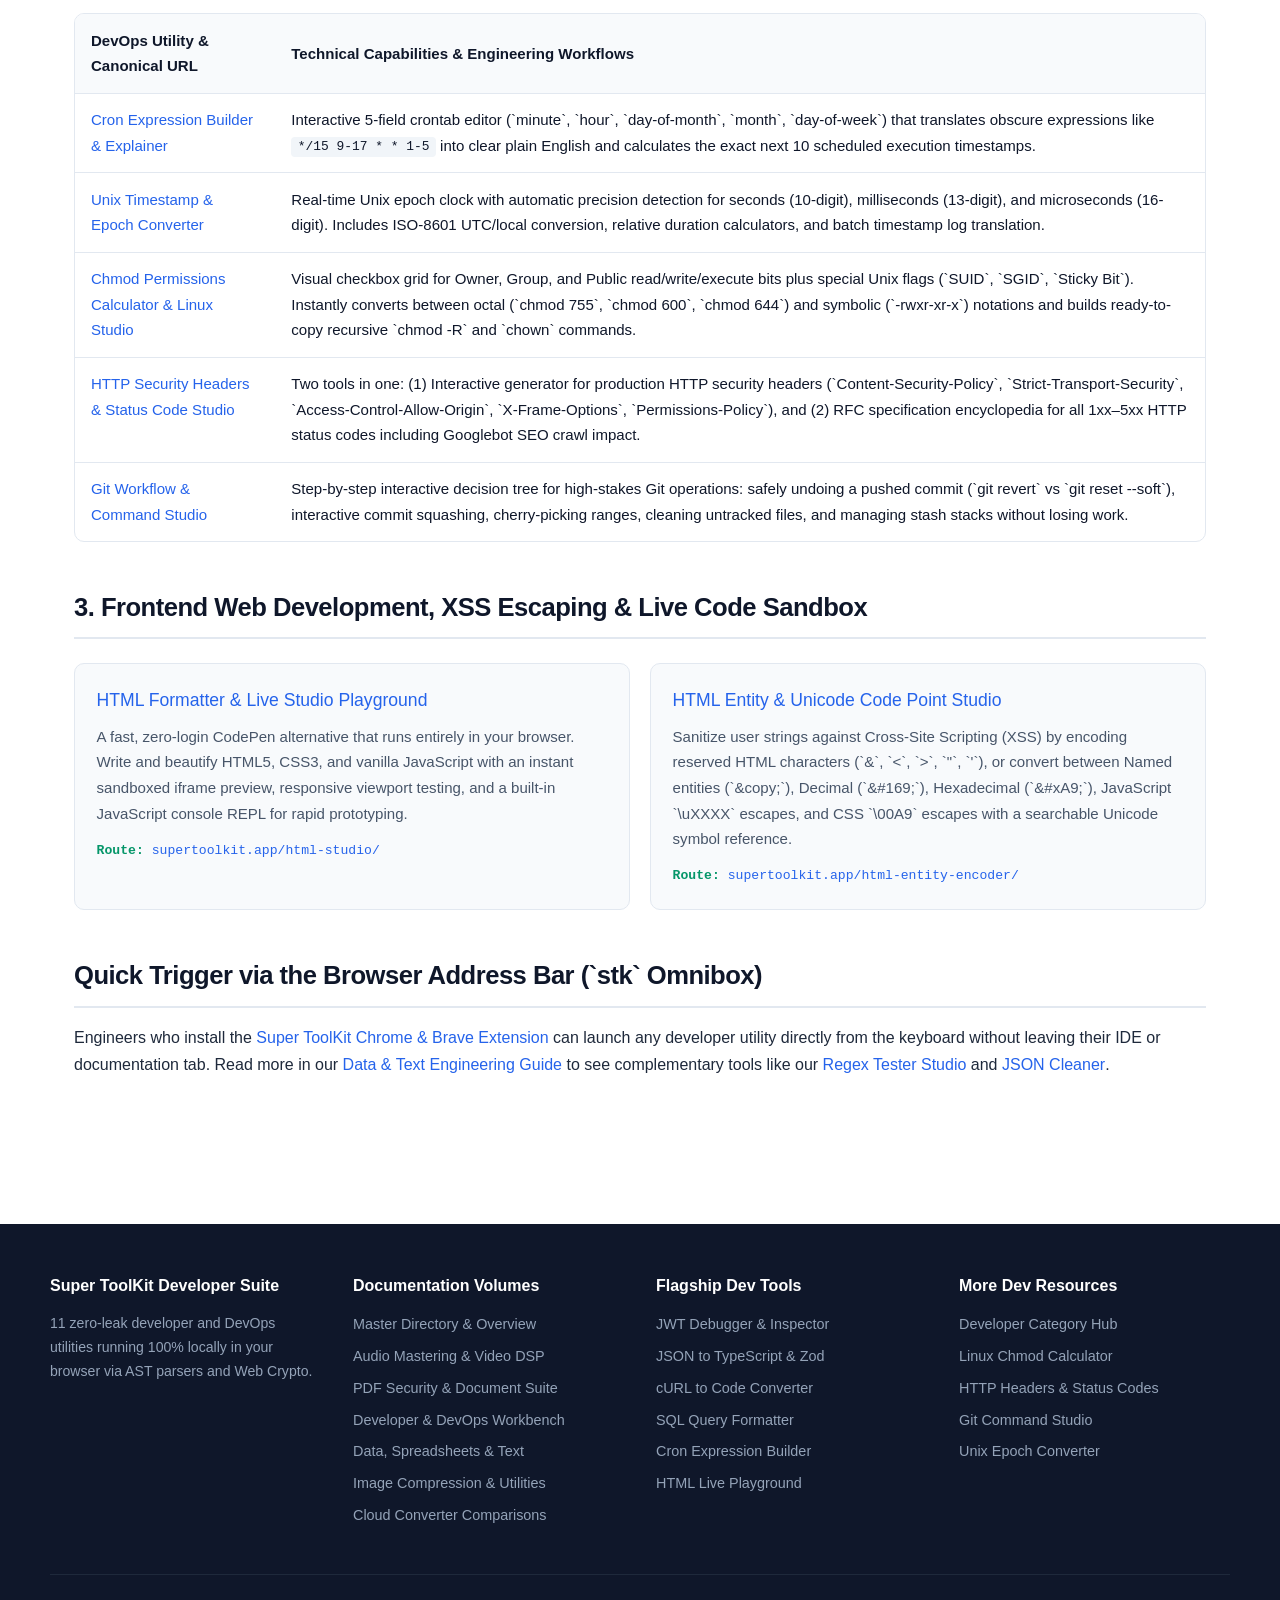
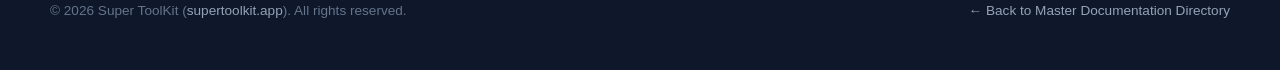
<file: docs/developer-code-utilities.html>
<!DOCTYPE html>
<html lang="en">
<head>
  <meta charset="UTF-8" />
  <meta name="viewport" content="width=device-width, initial-scale=1.0" />
  <title>Offline Developer Utilities: JWT Debugger, JSON to Zod, cURL to Code &amp; SQL Formatter – Super ToolKit Docs</title>
  <meta name="description" content="Engineering guide to Super ToolKit's 11 client-side developer tools: decode and verify JWT tokens offline, convert JSON to TypeScript & Zod schemas, translate cURL to Fetch/Python/Go, format SQL, and build Cron expressions." />
  <meta name="keywords" content="jwt debugger offline, decode jwt token without server, json to typescript zod converter, curl to fetch python requests go, sql query formatter postgres bigquery, cron expression builder explainer, unix timestamp epoch converter, chmod calculator 755 644, http security headers csp hsts, git command builder, html live playground" />
  <meta name="robots" content="index, follow, max-snippet:-1, max-image-preview:large" />
  <link rel="canonical" href="https://supertoolkit.app/category/developer-tools/" />

  <meta property="og:type" content="article" />
  <meta property="og:title" content="Client-Side Developer &amp; DevOps Workbench Reference – Super ToolKit" />
  <meta property="og:description" content="Never paste production JWTs, API bearer keys, or internal SQL schemas into server-backed websites. Explore 11 zero-telemetry browser utilities for software engineers." />
  <meta property="og:url" content="https://supertoolkit.app/category/developer-tools/" />
  <meta property="og:site_name" content="Super ToolKit Documentation" />
  <meta property="og:image" content="https://supertoolkit.app/og-image.png" />

  <meta name="twitter:card" content="summary_large_image" />
  <meta name="twitter:title" content="Offline Developer Utilities: JWT Debugger, JSON to Zod &amp; SQL Formatter" />
  <meta name="twitter:description" content="11 zero-leak developer tools powered by local AST tokenizers and the Web Crypto API." />

  <link rel="stylesheet" href="./styles.css" />

  <script type="application/ld+json">
  {
    "@context": "https://schema.org",
    "@type": "TechArticle",
    "headline": "Client-Side Developer & DevOps Workbench Reference: Zero-Leak Debugging & Code Generation",
    "description": "Technical documentation for Super ToolKit's 11 flagship developer tools including JWT Debugger, JSON to TypeScript/Zod, cURL to Code, and SQL Formatter.",
    "author": {
      "@type": "Organization",
      "name": "Super ToolKit",
      "url": "https://supertoolkit.app/"
    },
    "mainEntityOfPage": "https://supertoolkit.app/category/developer-tools/"
  }
  </script>
</head>
<body>

  <div class="top-bar">
    <div class="top-bar-inner">
      <span><strong>Developer &amp; DevOps Engineering Guide</strong> • Local AST Parsing • Web Crypto API Verification</span>
      <div>
        <a href="https://supertoolkit.app/category/developer-tools/">Open Developer Tools Hub →</a> &nbsp;|&nbsp;
        <a href="https://supertoolkit.app/">Super ToolKit Home</a>
      </div>
    </div>
  </div>

  <header class="site-header">
    <div class="header-inner">
      <a href="./index.html" class="brand">
        <span>Super ToolKit Docs</span>
        <span class="brand-badge">Dev Suite</span>
      </a>
      <nav class="main-nav" aria-label="Documentation Volumes">
        <a href="./index.html">Overview &amp; Directory</a>
        <a href="./audio-video-studio.html">Audio &amp; Video DSP</a>
        <a href="./pdf-document-security.html">PDF &amp; Documents</a>
        <a href="./developer-code-utilities.html" class="active">Developer Tools</a>
        <a href="./data-spreadsheets-text.html">Data &amp; Text</a>
        <a href="./image-graphics-utilities.html">Images &amp; Utilities</a>
        <a href="./privacy-cloud-comparisons.html">Cloud Comparisons</a>
      </nav>
    </div>
  </header>

  <main class="container">
    <section class="hero">
      <span class="eyebrow">Volume 3 • Zero-Telemetry Engineering &amp; Security Utilities</span>
      <h1>Why Software Engineers Use Local Browser AST &amp; Web Crypto Tools Instead of Cloud Debuggers</h1>
      <p class="lead">
        During an incident response or API integration, it is dangerously easy to paste a live production JSON Web Token, an internal `curl` request containing `Authorization: Bearer` headers, or a proprietary database query into a random search result—accidentally logging sensitive secrets on an external server. The <strong><a href="https://supertoolkit.app/category/developer-tools/">Super ToolKit Developer &amp; Code Suite</a></strong> executes 100% in your browser memory with zero network telemetry.
      </p>
      <div class="cta-row">
        <a href="https://supertoolkit.app/category/developer-tools/" class="btn-primary">Open Developer Tools Hub</a>
        <a href="https://supertoolkit.app/jwt-debugger/" class="btn-secondary">Launch JWT Debugger</a>
        <a href="https://supertoolkit.app/json-to-typescript/" class="btn-secondary">JSON to TypeScript &amp; Zod</a>
      </div>
    </section>

    <h2>1. API Security, Token Inspection &amp; Code Generation</h2>

    <div class="grid-2">
      <div class="card">
        <h3><a href="https://supertoolkit.app/jwt-debugger/">JWT Debugger &amp; Token Inspector</a></h3>
        <p>
          Decode JSON Web Tokens (JWS) immediately without transmitting tokens over the network. Inspect the JOSE header (`alg`, `typ`, `kid`), pretty-print payload claims, view live countdown timers for `exp` (expiration) and `nbf` (not-before) timestamps, and cryptographically verify HMAC-SHA256 (`HS256`, `HS384`, `HS512`) signatures directly via your browser's native <code>window.crypto.subtle</code> API.
        </p>
        <div class="card-meta">Route: <a href="https://supertoolkit.app/jwt-debugger/">supertoolkit.app/jwt-debugger/</a></div>
      </div>

      <div class="card">
        <h3><a href="https://supertoolkit.app/json-to-typescript/">JSON to TypeScript &amp; Zod Schema Converter</a></h3>
        <p>
          Paste any raw REST or GraphQL JSON response and instantly generate strict TypeScript `interface` definitions, `type` aliases, runtime <strong>Zod validation schemas</strong> (`z.object({...})`), and draft-07 JSON Schema. Automatically detects nested arrays, union types, ISO dates, and nullable fields.
        </p>
        <div class="card-meta">Route: <a href="https://supertoolkit.app/json-to-typescript/">supertoolkit.app/json-to-typescript/</a></div>
      </div>

      <div class="card">
        <h3><a href="https://supertoolkit.app/curl-to-code/">cURL to Multi-Language Code Converter</a></h3>
        <p>
          Copy any request as `cURL` from Chrome DevTools or Postman and convert it into clean, idiomatic code for <strong>JavaScript Fetch</strong>, <strong>Axios</strong>, <strong>Python Requests &amp; HTTPX</strong>, <strong>Go (`net/http`)</strong>, <strong>Node.js</strong>, <strong>PHP</strong>, and <strong>Rust (`reqwest`)</strong>—preserving headers, cookies, query strings, multipart forms, and JSON bodies.
        </p>
        <div class="card-meta">Route: <a href="https://supertoolkit.app/curl-to-code/">supertoolkit.app/curl-to-code/</a></div>
      </div>

      <div class="card">
        <h3><a href="https://supertoolkit.app/sql-formatter/">SQL Query Formatter &amp; Minifier</a></h3>
        <p>
          Turn sprawling, single-line ORM logs or legacy stored procedures into cleanly indented SQL across <strong>PostgreSQL</strong>, <strong>MySQL</strong>, <strong>Google BigQuery</strong>, <strong>SQLite</strong>, and <strong>SQL Server (T-SQL)</strong>. Customize uppercase/lowercase keyword normalization, indentation width, and one-click query minification.
        </p>
        <div class="card-meta">Route: <a href="https://supertoolkit.app/sql-formatter/">supertoolkit.app/sql-formatter/</a></div>
      </div>
    </div>

    <h2>2. DevOps, Linux Systems, Scheduling &amp; Time Engineering</h2>
    <p>
      Whether configuring a Kubernetes `CronJob`, auditing Linux server file permissions, or correlating distributed microservice logs across time zones, these tools eliminate manual lookup errors:
    </p>

    <div class="table-wrap">
      <table>
        <thead>
          <tr>
            <th>DevOps Utility &amp; Canonical URL</th>
            <th>Technical Capabilities &amp; Engineering Workflows</th>
          </tr>
        </thead>
        <tbody>
          <tr>
            <td><strong><a href="https://supertoolkit.app/cron-expression-builder/">Cron Expression Builder &amp; Explainer</a></strong></td>
            <td>
              Interactive 5-field crontab editor (`minute`, `hour`, `day-of-month`, `month`, `day-of-week`) that translates obscure expressions like <code>*/15 9-17 * * 1-5</code> into clear plain English and calculates the exact next 10 scheduled execution timestamps.
            </td>
          </tr>
          <tr>
            <td><strong><a href="https://supertoolkit.app/unix-timestamp-converter/">Unix Timestamp &amp; Epoch Converter</a></strong></td>
            <td>
              Real-time Unix epoch clock with automatic precision detection for seconds (10-digit), milliseconds (13-digit), and microseconds (16-digit). Includes ISO-8601 UTC/local conversion, relative duration calculators, and batch timestamp log translation.
            </td>
          </tr>
          <tr>
            <td><strong><a href="https://supertoolkit.app/chmod-calculator/">Chmod Permissions Calculator &amp; Linux Studio</a></strong></td>
            <td>
              Visual checkbox grid for Owner, Group, and Public read/write/execute bits plus special Unix flags (`SUID`, `SGID`, `Sticky Bit`). Instantly converts between octal (`chmod 755`, `chmod 600`, `chmod 644`) and symbolic (`-rwxr-xr-x`) notations and builds ready-to-copy recursive `chmod -R` and `chown` commands.
            </td>
          </tr>
          <tr>
            <td><strong><a href="https://supertoolkit.app/http-status-header-inspector/">HTTP Security Headers &amp; Status Code Studio</a></strong></td>
            <td>
              Two tools in one: (1) Interactive generator for production HTTP security headers (`Content-Security-Policy`, `Strict-Transport-Security`, `Access-Control-Allow-Origin`, `X-Frame-Options`, `Permissions-Policy`), and (2) RFC specification encyclopedia for all 1xx–5xx HTTP status codes including Googlebot SEO crawl impact.
            </td>
          </tr>
          <tr>
            <td><strong><a href="https://supertoolkit.app/git-command-builder/">Git Workflow &amp; Command Studio</a></strong></td>
            <td>
              Step-by-step interactive decision tree for high-stakes Git operations: safely undoing a pushed commit (`git revert` vs `git reset --soft`), interactive commit squashing, cherry-picking ranges, cleaning untracked files, and managing stash stacks without losing work.
            </td>
          </tr>
        </tbody>
      </table>
    </div>

    <h2>3. Frontend Web Development, XSS Escaping &amp; Live Code Sandbox</h2>
    <div class="grid-2">
      <div class="card">
        <h3><a href="https://supertoolkit.app/html-studio/">HTML Formatter &amp; Live Studio Playground</a></h3>
        <p>
          A fast, zero-login CodePen alternative that runs entirely in your browser. Write and beautify HTML5, CSS3, and vanilla JavaScript with an instant sandboxed iframe preview, responsive viewport testing, and a built-in JavaScript console REPL for rapid prototyping.
        </p>
        <div class="card-meta">Route: <a href="https://supertoolkit.app/html-studio/">supertoolkit.app/html-studio/</a></div>
      </div>

      <div class="card">
        <h3><a href="https://supertoolkit.app/html-entity-encoder/">HTML Entity &amp; Unicode Code Point Studio</a></h3>
        <p>
          Sanitize user strings against Cross-Site Scripting (XSS) by encoding reserved HTML characters (`&amp;`, `&lt;`, `&gt;`, `&quot;`, `&#39;`), or convert between Named entities (`&amp;copy;`), Decimal (`&amp;#169;`), Hexadecimal (`&amp;#xA9;`), JavaScript `\uXXXX` escapes, and CSS `\00A9` escapes with a searchable Unicode symbol reference.
        </p>
        <div class="card-meta">Route: <a href="https://supertoolkit.app/html-entity-encoder/">supertoolkit.app/html-entity-encoder/</a></div>
      </div>
    </div>

    <h2>Quick Trigger via the Browser Address Bar (`stk` Omnibox)</h2>
    <p>
      Engineers who install the <a href="https://chromewebstore.google.com/detail/ockoikleklhcihmgmbiopkecmfndokpm">Super ToolKit Chrome &amp; Brave Extension</a> can launch any developer utility directly from the keyboard without leaving their IDE or documentation tab. Read more in our <a href="./data-spreadsheets-text.html">Data &amp; Text Engineering Guide</a> to see complementary tools like our <a href="https://supertoolkit.app/regex-tester-studio/">Regex Tester Studio</a> and <a href="https://supertoolkit.app/json-cleaner/">JSON Cleaner</a>.
    </p>
  </main>

  <footer class="site-footer">
    <div class="footer-inner">
      <div>
        <h4>Super ToolKit Developer Suite</h4>
        <p style="color:#94a3b8; font-size:0.88rem;">
          11 zero-leak developer and DevOps utilities running 100% locally in your browser via AST parsers and Web Crypto.
        </p>
      </div>
      <div>
        <h4>Documentation Volumes</h4>
        <ul>
          <li><a href="./index.html">Master Directory &amp; Overview</a></li>
          <li><a href="./audio-video-studio.html">Audio Mastering &amp; Video DSP</a></li>
          <li><a href="./pdf-document-security.html">PDF Security &amp; Document Suite</a></li>
          <li><a href="./developer-code-utilities.html">Developer &amp; DevOps Workbench</a></li>
          <li><a href="./data-spreadsheets-text.html">Data, Spreadsheets &amp; Text</a></li>
          <li><a href="./image-graphics-utilities.html">Image Compression &amp; Utilities</a></li>
          <li><a href="./privacy-cloud-comparisons.html">Cloud Converter Comparisons</a></li>
        </ul>
      </div>
      <div>
        <h4>Flagship Dev Tools</h4>
        <ul>
          <li><a href="https://supertoolkit.app/jwt-debugger/">JWT Debugger &amp; Inspector</a></li>
          <li><a href="https://supertoolkit.app/json-to-typescript/">JSON to TypeScript &amp; Zod</a></li>
          <li><a href="https://supertoolkit.app/curl-to-code/">cURL to Code Converter</a></li>
          <li><a href="https://supertoolkit.app/sql-formatter/">SQL Query Formatter</a></li>
          <li><a href="https://supertoolkit.app/cron-expression-builder/">Cron Expression Builder</a></li>
          <li><a href="https://supertoolkit.app/html-studio/">HTML Live Playground</a></li>
        </ul>
      </div>
      <div>
        <h4>More Dev Resources</h4>
        <ul>
          <li><a href="https://supertoolkit.app/category/developer-tools/">Developer Category Hub</a></li>
          <li><a href="https://supertoolkit.app/chmod-calculator/">Linux Chmod Calculator</a></li>
          <li><a href="https://supertoolkit.app/http-status-header-inspector/">HTTP Headers &amp; Status Codes</a></li>
          <li><a href="https://supertoolkit.app/git-command-builder/">Git Command Studio</a></li>
          <li><a href="https://supertoolkit.app/unix-timestamp-converter/">Unix Epoch Converter</a></li>
        </ul>
      </div>
    </div>
    <div class="footer-bottom">
      <span>© 2026 Super ToolKit (<a href="https://supertoolkit.app/">supertoolkit.app</a>). All rights reserved.</span>
      <span><a href="./index.html">← Back to Master Documentation Directory</a></span>
    </div>
  </footer>

</body>
</html>
</file>
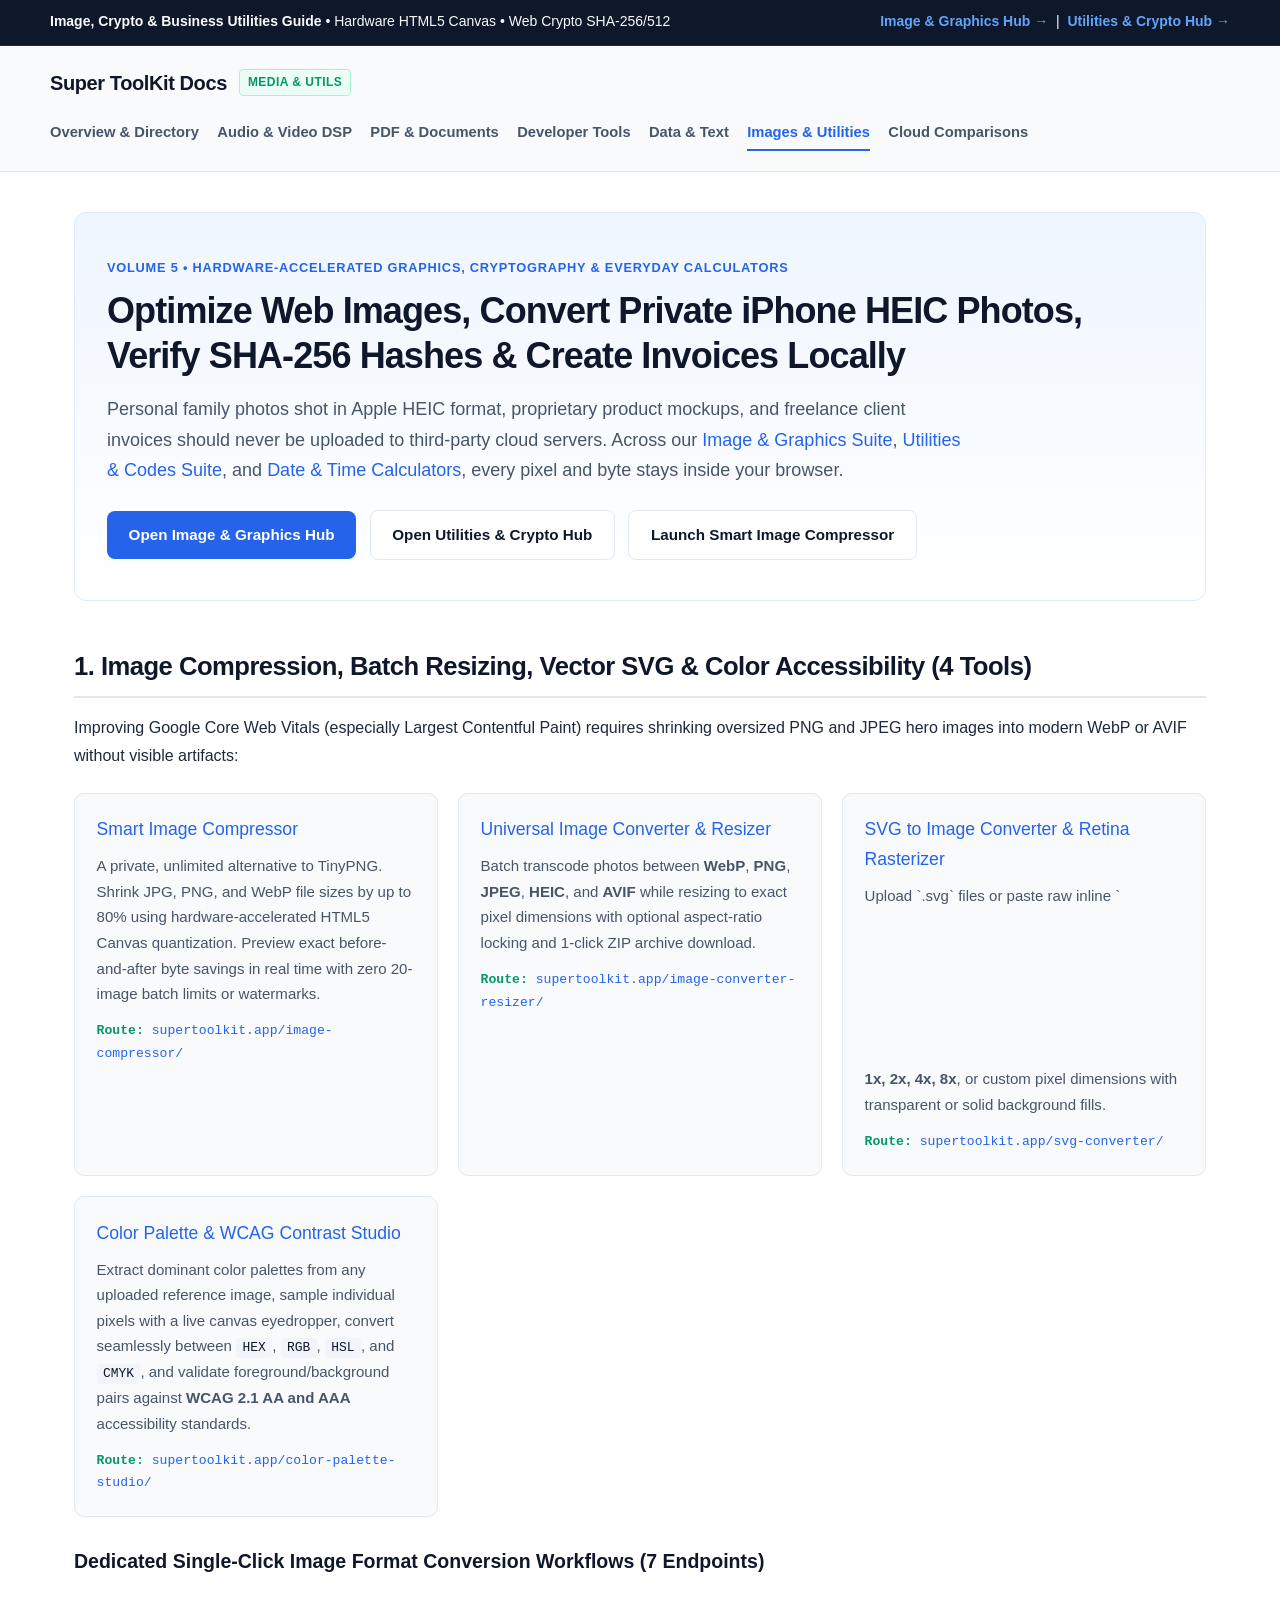
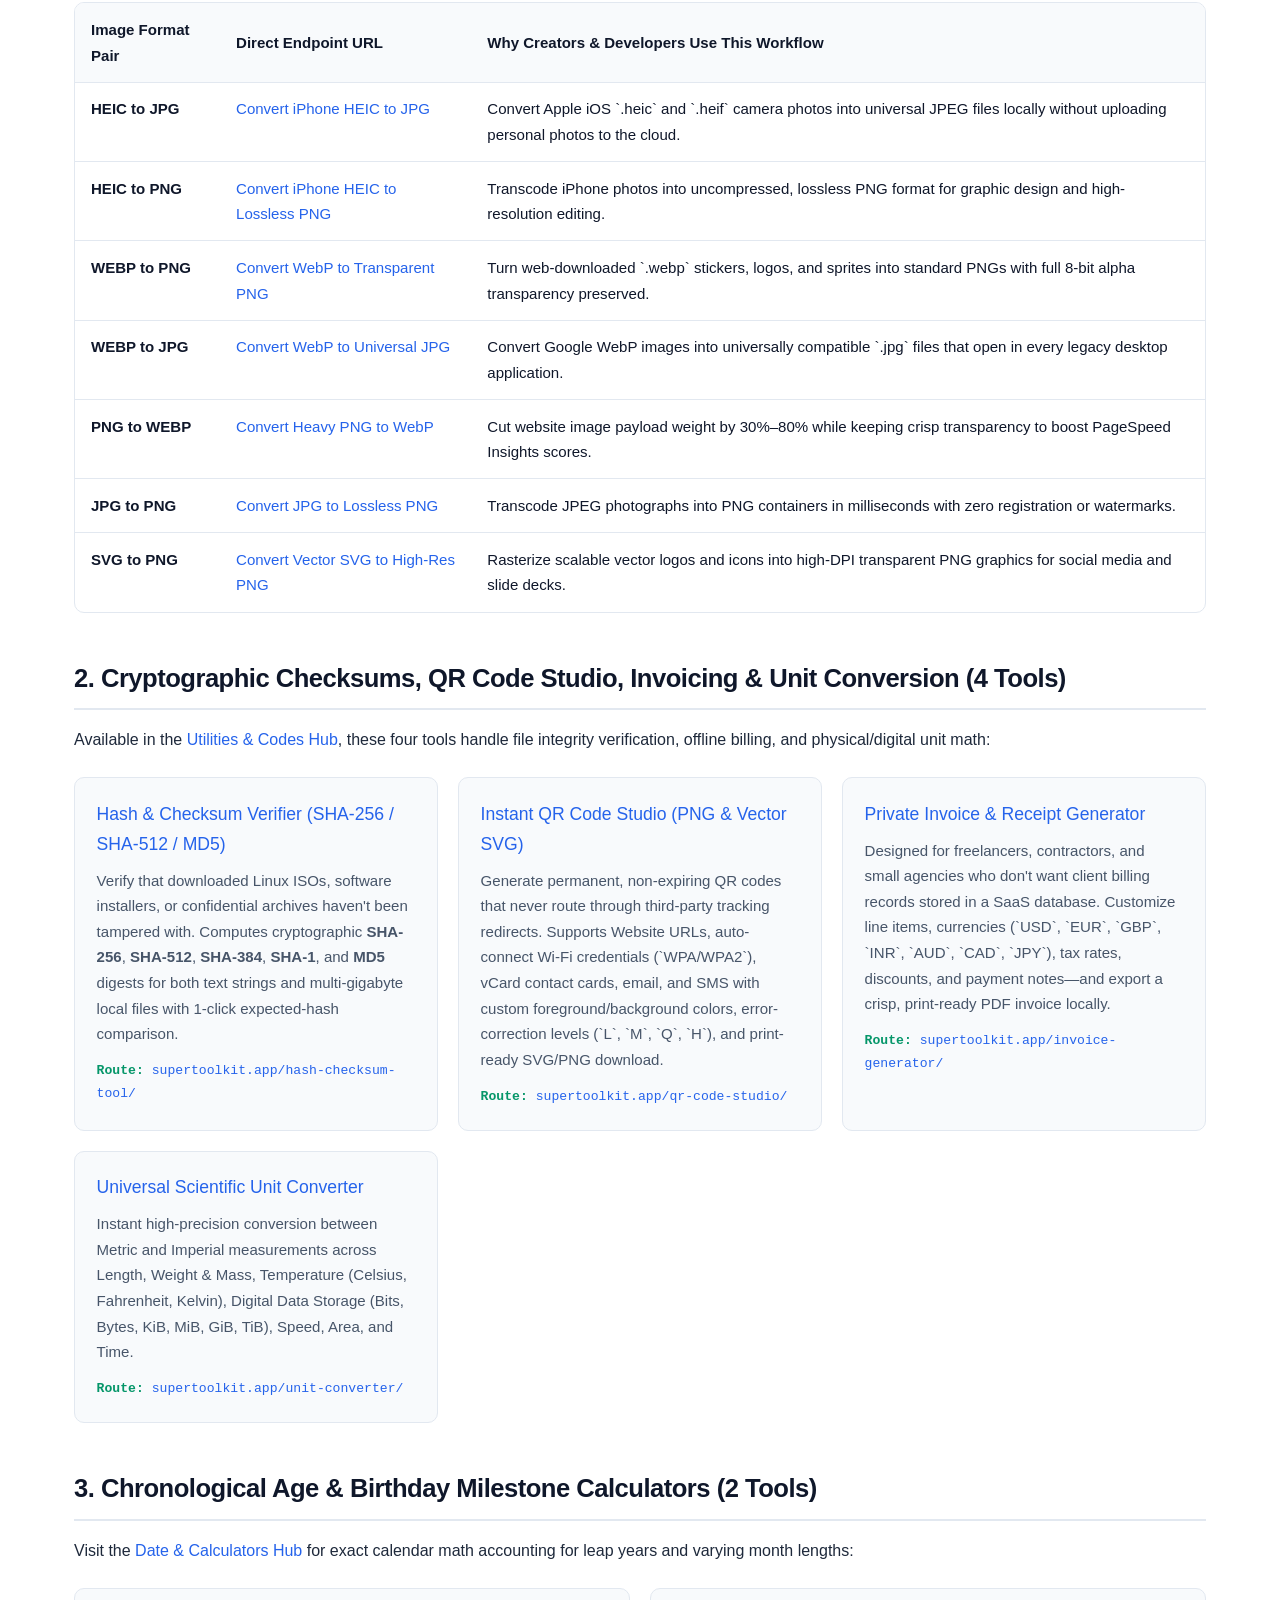
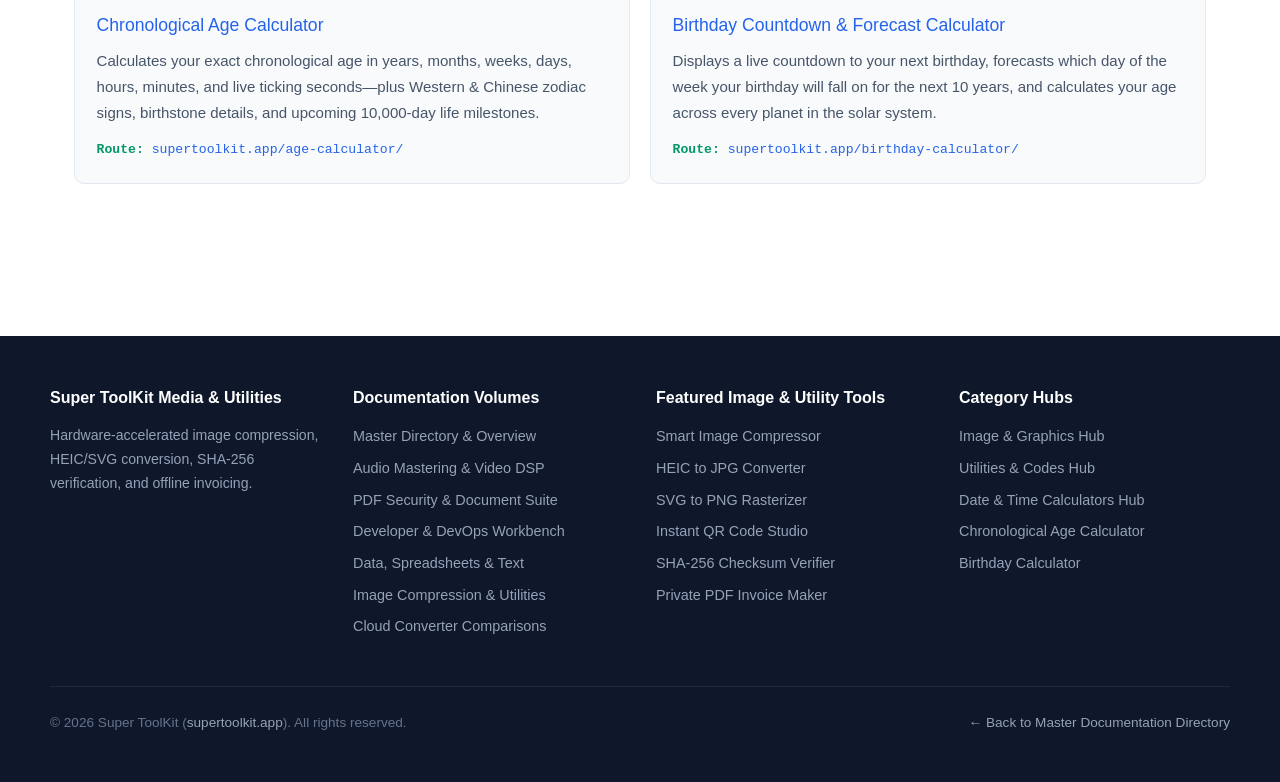
<file: docs/image-graphics-utilities.html>
<!DOCTYPE html>
<html lang="en">
<head>
  <meta charset="UTF-8" />
  <meta name="viewport" content="width=device-width, initial-scale=1.0" />
  <title>Private Image Compressor, HEIC to JPG, SVG to PNG, SHA-256 Checksum &amp; Invoice Maker – Super ToolKit Docs</title>
  <meta name="description" content="Complete guide to Super ToolKit's in-browser image optimization, vector SVG rasterization, WCAG color contrast checker, SHA-256 checksum verifier, QR code generator, private PDF invoice maker, and chronological calculators." />
  <meta name="keywords" content="image compressor offline tinypng alternative, heic to jpg converter without upload, webp to png transparent, svg to png 4k rasterizer, color palette extractor wcag contrast, qr code generator svg wifi, sha256 checksum verifier online, free pdf invoice generator offline, universal unit converter, age birthday calculator" />
  <meta name="robots" content="index, follow, max-snippet:-1, max-image-preview:large" />
  <link rel="canonical" href="https://supertoolkit.app/category/image-ai/" />

  <meta property="og:type" content="article" />
  <meta property="og:title" content="Client-Side Image Optimization, Vector SVG, Crypto Checksums &amp; Utilities Guide" />
  <meta property="og:description" content="Compress WebP/PNG/JPG up to 80%, convert personal iPhone HEIC photos locally, generate vector QR codes, verify SHA-256 file hashes, and create PDF invoices with zero server uploads." />
  <meta property="og:url" content="https://supertoolkit.app/category/image-ai/" />
  <meta property="og:site_name" content="Super ToolKit Documentation" />
  <meta property="og:image" content="https://supertoolkit.app/og-image.png" />

  <meta name="twitter:card" content="summary_large_image" />
  <meta name="twitter:title" content="Private Image Compressor, HEIC to JPG, SHA-256 Checksum &amp; Invoice Studio" />
  <meta name="twitter:description" content="Hardware-accelerated HTML5 Canvas image processing and Web Crypto utilities running 100% locally in your browser." />

  <link rel="stylesheet" href="./styles.css" />

  <script type="application/ld+json">
  {
    "@context": "https://schema.org",
    "@type": "TechArticle",
    "headline": "Client-Side Image Optimization, HEIC/WebP/SVG Conversion, Cryptographic Checksums & Business Utilities Guide",
    "description": "Technical documentation for Super ToolKit's Image & Graphics Suite, Utilities & Codes Suite, Date/Time Calculators, and 7 image format-pair converters.",
    "author": {
      "@type": "Organization",
      "name": "Super ToolKit",
      "url": "https://supertoolkit.app/"
    },
    "mainEntityOfPage": "https://supertoolkit.app/category/image-ai/"
  }
  </script>
</head>
<body>

  <div class="top-bar">
    <div class="top-bar-inner">
      <span><strong>Image, Crypto &amp; Business Utilities Guide</strong> • Hardware HTML5 Canvas • Web Crypto SHA-256/512</span>
      <div>
        <a href="https://supertoolkit.app/category/image-ai/">Image &amp; Graphics Hub →</a> &nbsp;|&nbsp;
        <a href="https://supertoolkit.app/category/utilities/">Utilities &amp; Crypto Hub →</a>
      </div>
    </div>
  </div>

  <header class="site-header">
    <div class="header-inner">
      <a href="./index.html" class="brand">
        <span>Super ToolKit Docs</span>
        <span class="brand-badge">Media &amp; Utils</span>
      </a>
      <nav class="main-nav" aria-label="Documentation Volumes">
        <a href="./index.html">Overview &amp; Directory</a>
        <a href="./audio-video-studio.html">Audio &amp; Video DSP</a>
        <a href="./pdf-document-security.html">PDF &amp; Documents</a>
        <a href="./developer-code-utilities.html">Developer Tools</a>
        <a href="./data-spreadsheets-text.html">Data &amp; Text</a>
        <a href="./image-graphics-utilities.html" class="active">Images &amp; Utilities</a>
        <a href="./privacy-cloud-comparisons.html">Cloud Comparisons</a>
      </nav>
    </div>
  </header>

  <main class="container">
    <section class="hero">
      <span class="eyebrow">Volume 5 • Hardware-Accelerated Graphics, Cryptography &amp; Everyday Calculators</span>
      <h1>Optimize Web Images, Convert Private iPhone HEIC Photos, Verify SHA-256 Hashes &amp; Create Invoices Locally</h1>
      <p class="lead">
        Personal family photos shot in Apple HEIC format, proprietary product mockups, and freelance client invoices should never be uploaded to third-party cloud servers. Across our <strong><a href="https://supertoolkit.app/category/image-ai/">Image &amp; Graphics Suite</a></strong>, <strong><a href="https://supertoolkit.app/category/utilities/">Utilities &amp; Codes Suite</a></strong>, and <strong><a href="https://supertoolkit.app/category/date-time/">Date &amp; Time Calculators</a></strong>, every pixel and byte stays inside your browser.
      </p>
      <div class="cta-row">
        <a href="https://supertoolkit.app/category/image-ai/" class="btn-primary">Open Image &amp; Graphics Hub</a>
        <a href="https://supertoolkit.app/category/utilities/" class="btn-secondary">Open Utilities &amp; Crypto Hub</a>
        <a href="https://supertoolkit.app/image-compressor/" class="btn-secondary">Launch Smart Image Compressor</a>
      </div>
    </section>

    <h2>1. Image Compression, Batch Resizing, Vector SVG &amp; Color Accessibility (4 Tools)</h2>
    <p>
      Improving Google Core Web Vitals (especially Largest Contentful Paint) requires shrinking oversized PNG and JPEG hero images into modern WebP or AVIF without visible artifacts:
    </p>

    <div class="grid-2">
      <div class="card">
        <h3><a href="https://supertoolkit.app/image-compressor/">Smart Image Compressor</a></h3>
        <p>
          A private, unlimited alternative to TinyPNG. Shrink JPG, PNG, and WebP file sizes by up to 80% using hardware-accelerated HTML5 Canvas quantization. Preview exact before-and-after byte savings in real time with zero 20-image batch limits or watermarks.
        </p>
        <div class="card-meta">Route: <a href="https://supertoolkit.app/image-compressor/">supertoolkit.app/image-compressor/</a></div>
      </div>

      <div class="card">
        <h3><a href="https://supertoolkit.app/image-converter-resizer/">Universal Image Converter &amp; Resizer</a></h3>
        <p>
          Batch transcode photos between <strong>WebP</strong>, <strong>PNG</strong>, <strong>JPEG</strong>, <strong>HEIC</strong>, and <strong>AVIF</strong> while resizing to exact pixel dimensions with optional aspect-ratio locking and 1-click ZIP archive download.
        </p>
        <div class="card-meta">Route: <a href="https://supertoolkit.app/image-converter-resizer/">supertoolkit.app/image-converter-resizer/</a></div>
      </div>

      <div class="card">
        <h3><a href="https://supertoolkit.app/svg-converter/">SVG to Image Converter &amp; Retina Rasterizer</a></h3>
        <p>
          Upload `.svg` files or paste raw inline `<svg>` XML code to render ultra-sharp raster PNG, JPEG, or WebP assets at <strong>1x, 2x, 4x, 8x</strong>, or custom pixel dimensions with transparent or solid background fills.
        </p>
        <div class="card-meta">Route: <a href="https://supertoolkit.app/svg-converter/">supertoolkit.app/svg-converter/</a></div>
      </div>

      <div class="card">
        <h3><a href="https://supertoolkit.app/color-palette-studio/">Color Palette &amp; WCAG Contrast Studio</a></h3>
        <p>
          Extract dominant color palettes from any uploaded reference image, sample individual pixels with a live canvas eyedropper, convert seamlessly between <code>HEX</code>, <code>RGB</code>, <code>HSL</code>, and <code>CMYK</code>, and validate foreground/background pairs against <strong>WCAG 2.1 AA and AAA</strong> accessibility standards.
        </p>
        <div class="card-meta">Route: <a href="https://supertoolkit.app/color-palette-studio/">supertoolkit.app/color-palette-studio/</a></div>
      </div>
    </div>

    <h3>Dedicated Single-Click Image Format Conversion Workflows (7 Endpoints)</h3>
    <div class="table-wrap">
      <table>
        <thead>
          <tr>
            <th>Image Format Pair</th>
            <th>Direct Endpoint URL</th>
            <th>Why Creators &amp; Developers Use This Workflow</th>
          </tr>
        </thead>
        <tbody>
          <tr>
            <td><strong>HEIC to JPG</strong></td>
            <td><a href="https://supertoolkit.app/heic-to-jpg/">Convert iPhone HEIC to JPG</a></td>
            <td>Convert Apple iOS `.heic` and `.heif` camera photos into universal JPEG files locally without uploading personal photos to the cloud.</td>
          </tr>
          <tr>
            <td><strong>HEIC to PNG</strong></td>
            <td><a href="https://supertoolkit.app/heic-to-png/">Convert iPhone HEIC to Lossless PNG</a></td>
            <td>Transcode iPhone photos into uncompressed, lossless PNG format for graphic design and high-resolution editing.</td>
          </tr>
          <tr>
            <td><strong>WEBP to PNG</strong></td>
            <td><a href="https://supertoolkit.app/webp-to-png/">Convert WebP to Transparent PNG</a></td>
            <td>Turn web-downloaded `.webp` stickers, logos, and sprites into standard PNGs with full 8-bit alpha transparency preserved.</td>
          </tr>
          <tr>
            <td><strong>WEBP to JPG</strong></td>
            <td><a href="https://supertoolkit.app/webp-to-jpg/">Convert WebP to Universal JPG</a></td>
            <td>Convert Google WebP images into universally compatible `.jpg` files that open in every legacy desktop application.</td>
          </tr>
          <tr>
            <td><strong>PNG to WEBP</strong></td>
            <td><a href="https://supertoolkit.app/png-to-webp/">Convert Heavy PNG to WebP</a></td>
            <td>Cut website image payload weight by 30%–80% while keeping crisp transparency to boost PageSpeed Insights scores.</td>
          </tr>
          <tr>
            <td><strong>JPG to PNG</strong></td>
            <td><a href="https://supertoolkit.app/jpg-to-png/">Convert JPG to Lossless PNG</a></td>
            <td>Transcode JPEG photographs into PNG containers in milliseconds with zero registration or watermarks.</td>
          </tr>
          <tr>
            <td><strong>SVG to PNG</strong></td>
            <td><a href="https://supertoolkit.app/svg-to-png/">Convert Vector SVG to High-Res PNG</a></td>
            <td>Rasterize scalable vector logos and icons into high-DPI transparent PNG graphics for social media and slide decks.</td>
          </tr>
        </tbody>
      </table>
    </div>

    <h2>2. Cryptographic Checksums, QR Code Studio, Invoicing &amp; Unit Conversion (4 Tools)</h2>
    <p>
      Available in the <a href="https://supertoolkit.app/category/utilities/">Utilities &amp; Codes Hub</a>, these four tools handle file integrity verification, offline billing, and physical/digital unit math:
    </p>

    <div class="grid-2">
      <div class="card">
        <h3><a href="https://supertoolkit.app/hash-checksum-tool/">Hash &amp; Checksum Verifier (SHA-256 / SHA-512 / MD5)</a></h3>
        <p>
          Verify that downloaded Linux ISOs, software installers, or confidential archives haven't been tampered with. Computes cryptographic <strong>SHA-256</strong>, <strong>SHA-512</strong>, <strong>SHA-384</strong>, <strong>SHA-1</strong>, and <strong>MD5</strong> digests for both text strings and multi-gigabyte local files with 1-click expected-hash comparison.
        </p>
        <div class="card-meta">Route: <a href="https://supertoolkit.app/hash-checksum-tool/">supertoolkit.app/hash-checksum-tool/</a></div>
      </div>

      <div class="card">
        <h3><a href="https://supertoolkit.app/qr-code-studio/">Instant QR Code Studio (PNG &amp; Vector SVG)</a></h3>
        <p>
          Generate permanent, non-expiring QR codes that never route through third-party tracking redirects. Supports Website URLs, auto-connect Wi-Fi credentials (`WPA/WPA2`), vCard contact cards, email, and SMS with custom foreground/background colors, error-correction levels (`L`, `M`, `Q`, `H`), and print-ready SVG/PNG download.
        </p>
        <div class="card-meta">Route: <a href="https://supertoolkit.app/qr-code-studio/">supertoolkit.app/qr-code-studio/</a></div>
      </div>

      <div class="card">
        <h3><a href="https://supertoolkit.app/invoice-generator/">Private Invoice &amp; Receipt Generator</a></h3>
        <p>
          Designed for freelancers, contractors, and small agencies who don't want client billing records stored in a SaaS database. Customize line items, currencies (`USD`, `EUR`, `GBP`, `INR`, `AUD`, `CAD`, `JPY`), tax rates, discounts, and payment notes—and export a crisp, print-ready PDF invoice locally.
        </p>
        <div class="card-meta">Route: <a href="https://supertoolkit.app/invoice-generator/">supertoolkit.app/invoice-generator/</a></div>
      </div>

      <div class="card">
        <h3><a href="https://supertoolkit.app/unit-converter/">Universal Scientific Unit Converter</a></h3>
        <p>
          Instant high-precision conversion between Metric and Imperial measurements across Length, Weight &amp; Mass, Temperature (Celsius, Fahrenheit, Kelvin), Digital Data Storage (Bits, Bytes, KiB, MiB, GiB, TiB), Speed, Area, and Time.
        </p>
        <div class="card-meta">Route: <a href="https://supertoolkit.app/unit-converter/">supertoolkit.app/unit-converter/</a></div>
      </div>
    </div>

    <h2>3. Chronological Age &amp; Birthday Milestone Calculators (2 Tools)</h2>
    <p>
      Visit the <a href="https://supertoolkit.app/category/date-time/">Date &amp; Calculators Hub</a> for exact calendar math accounting for leap years and varying month lengths:
    </p>
    <div class="grid-2">
      <div class="card">
        <h3><a href="https://supertoolkit.app/age-calculator/">Chronological Age Calculator</a></h3>
        <p>
          Calculates your exact chronological age in years, months, weeks, days, hours, minutes, and live ticking seconds—plus Western &amp; Chinese zodiac signs, birthstone details, and upcoming 10,000-day life milestones.
        </p>
        <div class="card-meta">Route: <a href="https://supertoolkit.app/age-calculator/">supertoolkit.app/age-calculator/</a></div>
      </div>

      <div class="card">
        <h3><a href="https://supertoolkit.app/birthday-calculator/">Birthday Countdown &amp; Forecast Calculator</a></h3>
        <p>
          Displays a live countdown to your next birthday, forecasts which day of the week your birthday will fall on for the next 10 years, and calculates your age across every planet in the solar system.
        </p>
        <div class="card-meta">Route: <a href="https://supertoolkit.app/birthday-calculator/">supertoolkit.app/birthday-calculator/</a></div>
      </div>
    </div>
  </main>

  <footer class="site-footer">
    <div class="footer-inner">
      <div>
        <h4>Super ToolKit Media &amp; Utilities</h4>
        <p style="color:#94a3b8; font-size:0.88rem;">
          Hardware-accelerated image compression, HEIC/SVG conversion, SHA-256 verification, and offline invoicing.
        </p>
      </div>
      <div>
        <h4>Documentation Volumes</h4>
        <ul>
          <li><a href="./index.html">Master Directory &amp; Overview</a></li>
          <li><a href="./audio-video-studio.html">Audio Mastering &amp; Video DSP</a></li>
          <li><a href="./pdf-document-security.html">PDF Security &amp; Document Suite</a></li>
          <li><a href="./developer-code-utilities.html">Developer &amp; DevOps Workbench</a></li>
          <li><a href="./data-spreadsheets-text.html">Data, Spreadsheets &amp; Text</a></li>
          <li><a href="./image-graphics-utilities.html">Image Compression &amp; Utilities</a></li>
          <li><a href="./privacy-cloud-comparisons.html">Cloud Converter Comparisons</a></li>
        </ul>
      </div>
      <div>
        <h4>Featured Image &amp; Utility Tools</h4>
        <ul>
          <li><a href="https://supertoolkit.app/image-compressor/">Smart Image Compressor</a></li>
          <li><a href="https://supertoolkit.app/heic-to-jpg/">HEIC to JPG Converter</a></li>
          <li><a href="https://supertoolkit.app/svg-converter/">SVG to PNG Rasterizer</a></li>
          <li><a href="https://supertoolkit.app/qr-code-studio/">Instant QR Code Studio</a></li>
          <li><a href="https://supertoolkit.app/hash-checksum-tool/">SHA-256 Checksum Verifier</a></li>
          <li><a href="https://supertoolkit.app/invoice-generator/">Private PDF Invoice Maker</a></li>
        </ul>
      </div>
      <div>
        <h4>Category Hubs</h4>
        <ul>
          <li><a href="https://supertoolkit.app/category/image-ai/">Image &amp; Graphics Hub</a></li>
          <li><a href="https://supertoolkit.app/category/utilities/">Utilities &amp; Codes Hub</a></li>
          <li><a href="https://supertoolkit.app/category/date-time/">Date &amp; Time Calculators Hub</a></li>
          <li><a href="https://supertoolkit.app/age-calculator/">Chronological Age Calculator</a></li>
          <li><a href="https://supertoolkit.app/birthday-calculator/">Birthday Calculator</a></li>
        </ul>
      </div>
    </div>
    <div class="footer-bottom">
      <span>© 2026 Super ToolKit (<a href="https://supertoolkit.app/">supertoolkit.app</a>). All rights reserved.</span>
      <span><a href="./index.html">← Back to Master Documentation Directory</a></span>
    </div>
  </footer>

</body>
</html>
</file>
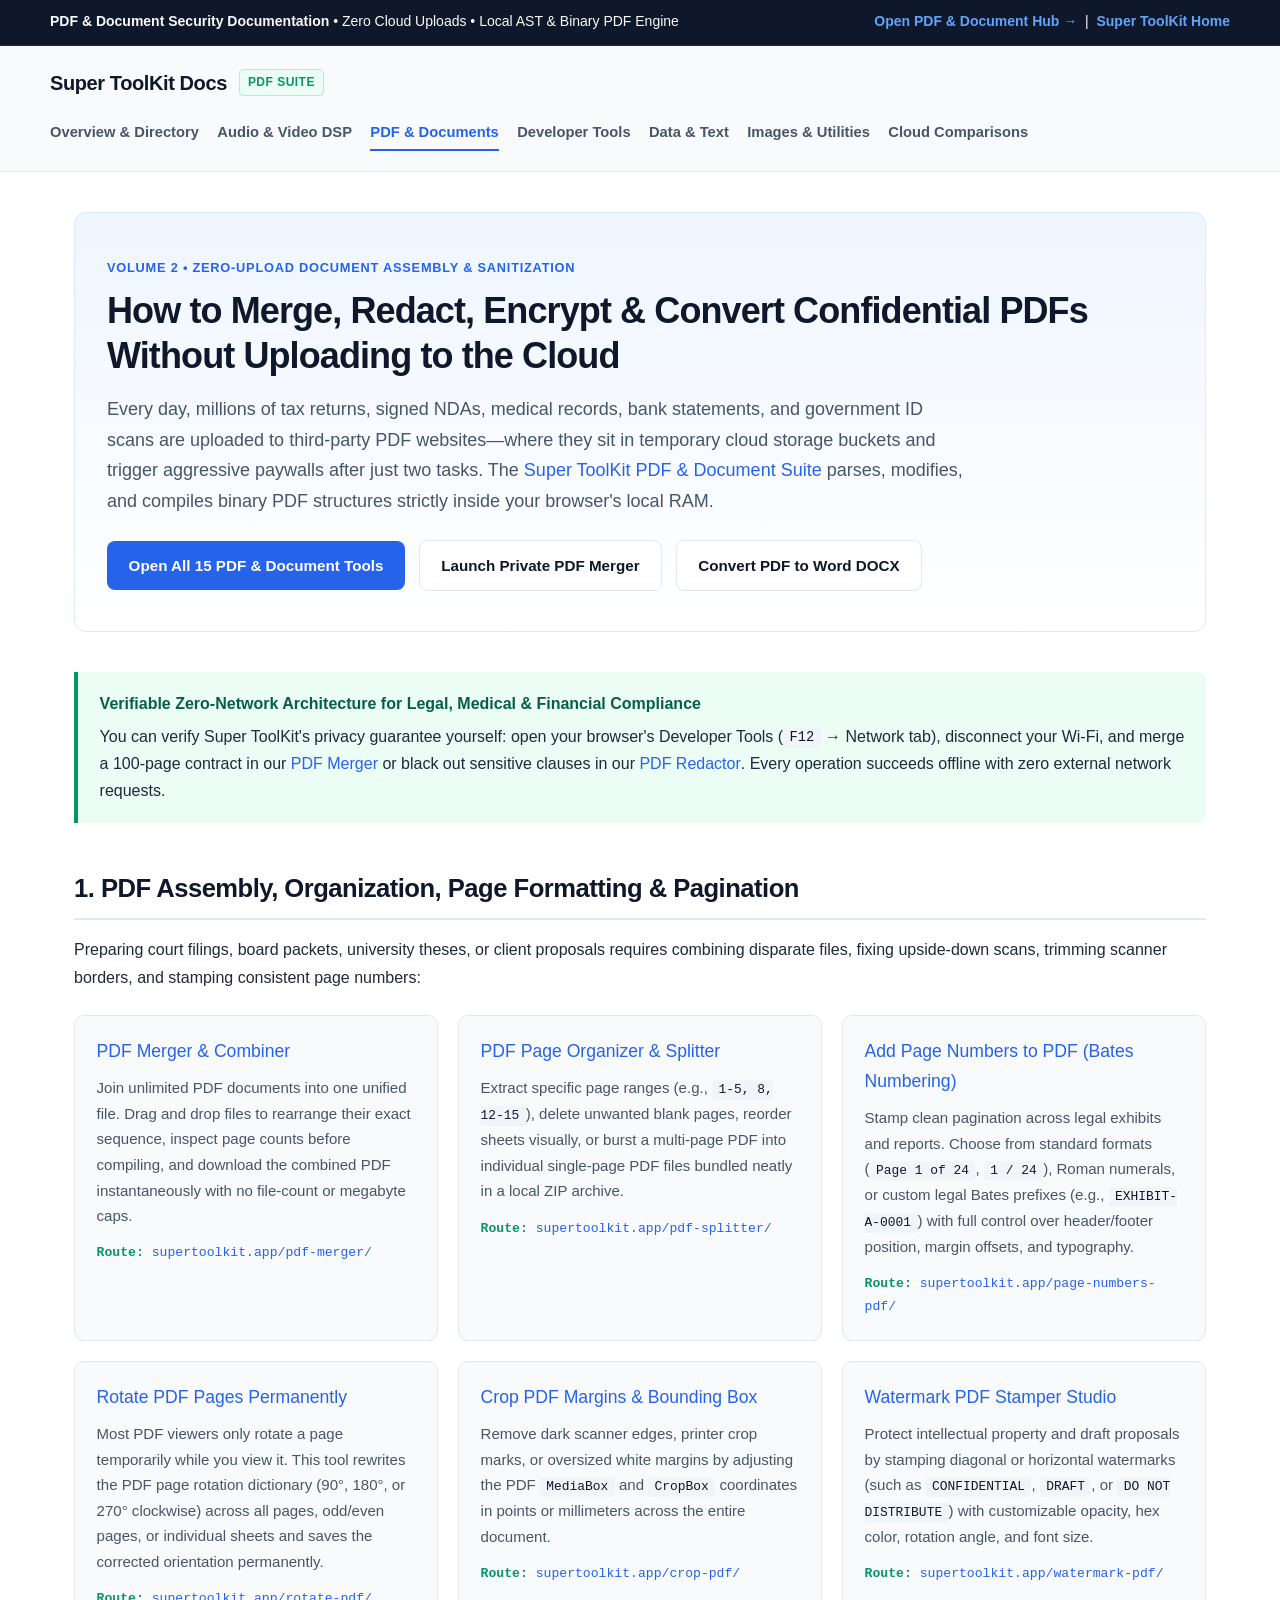
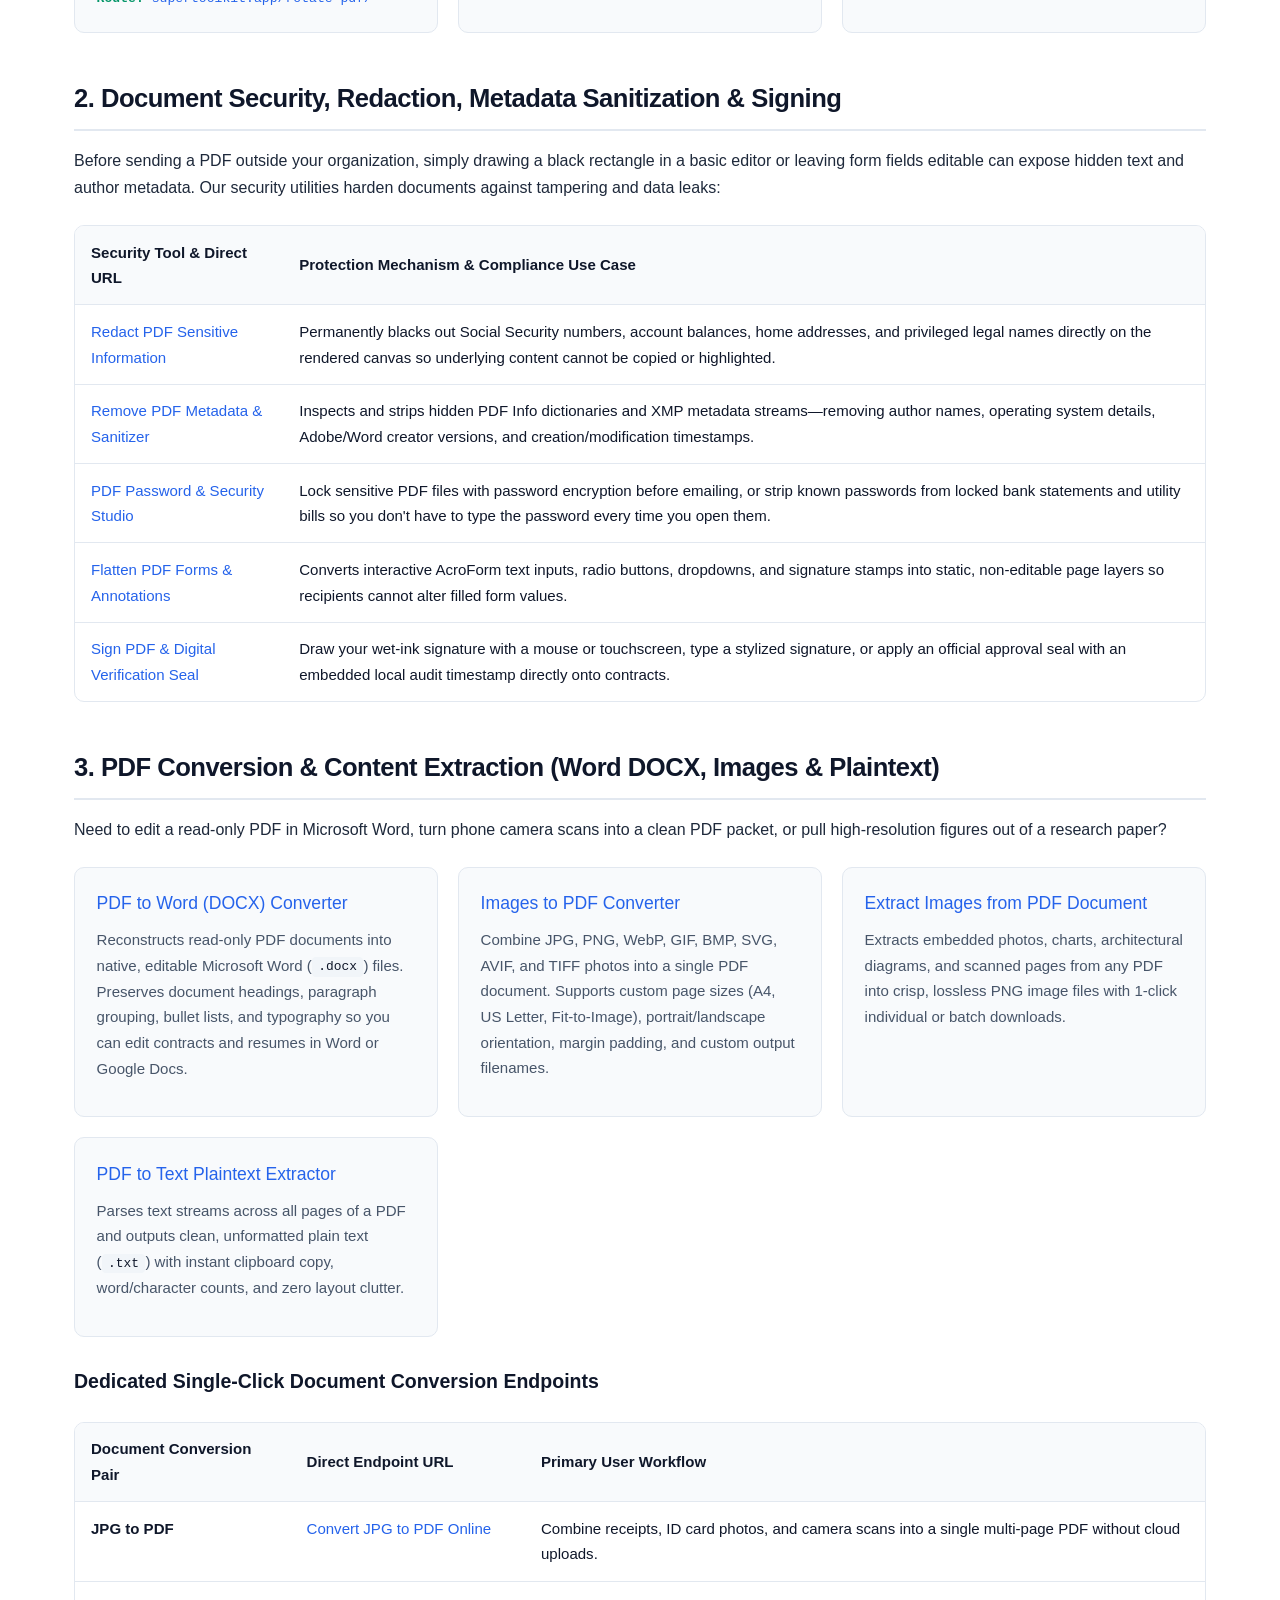
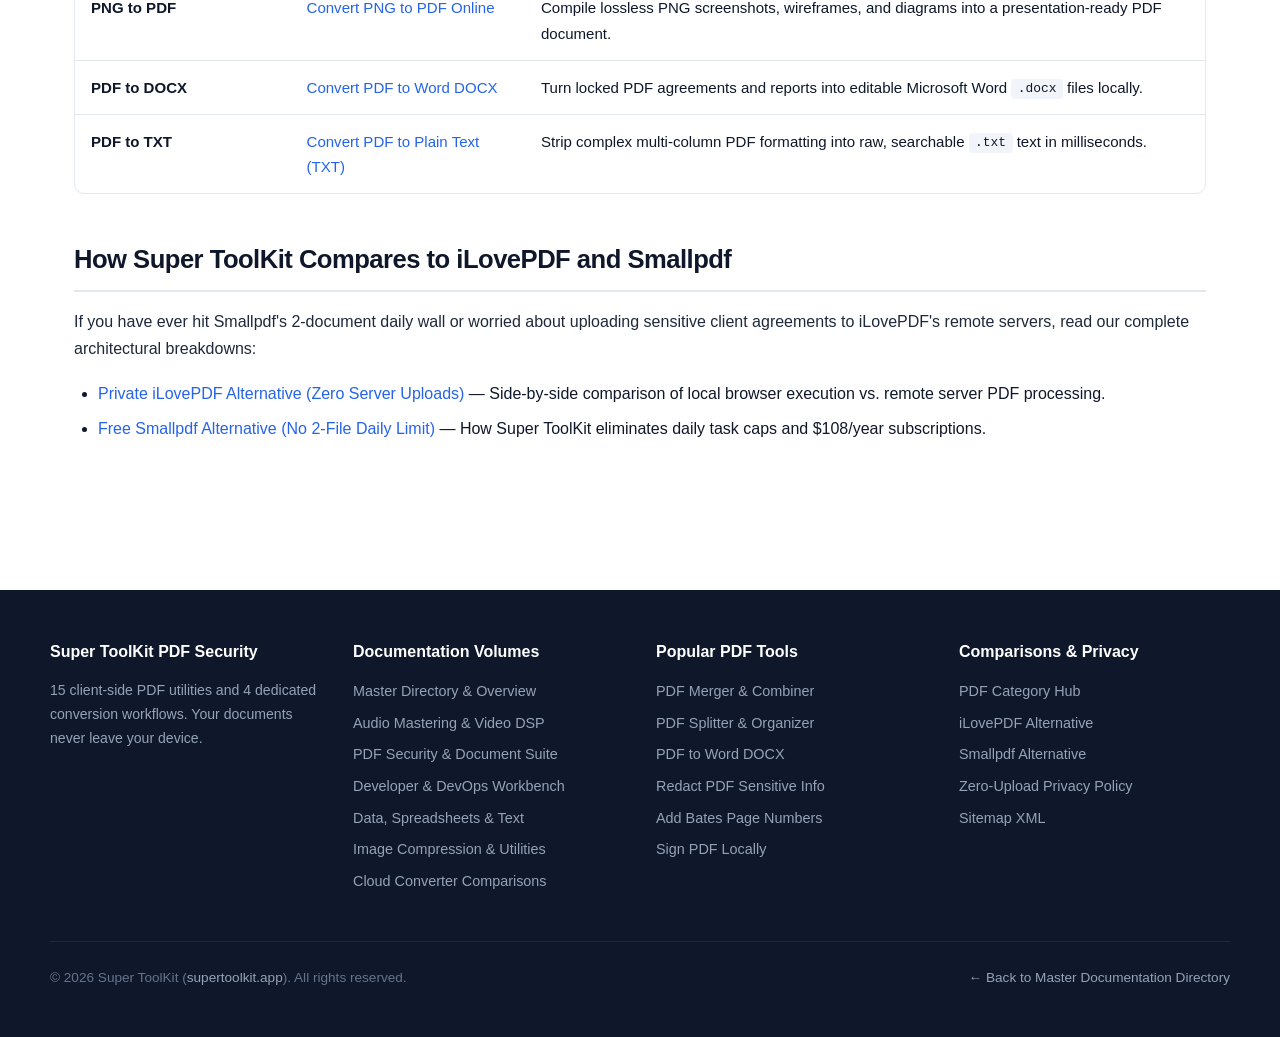
<file: docs/pdf-document-security.html>
<!DOCTYPE html>
<html lang="en">
<head>
  <meta charset="UTF-8" />
  <meta name="viewport" content="width=device-width, initial-scale=1.0" />
  <title>Private PDF Merger, Redactor, Bates Numbering &amp; DOCX Converter – Super ToolKit Docs</title>
  <meta name="description" content="Complete guide to 100% client-side PDF processing. Merge, split, redact sensitive info, add Bates page numbers, remove metadata, sign, encrypt, and convert PDF to Word DOCX without uploading files to any server." />
  <meta name="keywords" content="merge pdf without upload, private pdf merger, split pdf offline, pdf to word docx converter local, redact pdf online free, remove pdf metadata, flatten pdf forms, add bates page numbers to pdf, watermark pdf, images to pdf converter" />
  <meta name="robots" content="index, follow, max-snippet:-1, max-image-preview:large" />
  <link rel="canonical" href="https://supertoolkit.app/category/pdf-document/" />

  <meta property="og:type" content="article" />
  <meta property="og:title" content="Private Client-Side PDF Security, Merging &amp; Document Conversion Guide" />
  <meta property="og:description" content="Why legal, healthcare, and finance professionals use Super ToolKit's 15 local browser PDF utilities instead of uploading confidential contracts to cloud PDF sites." />
  <meta property="og:url" content="https://supertoolkit.app/category/pdf-document/" />
  <meta property="og:site_name" content="Super ToolKit Documentation" />
  <meta property="og:image" content="https://supertoolkit.app/og-image.png" />

  <meta name="twitter:card" content="summary_large_image" />
  <meta name="twitter:title" content="Private PDF Merger, Redactor &amp; Word DOCX Converter – Super ToolKit" />
  <meta name="twitter:description" content="15 zero-upload PDF utilities that run entirely in your browser memory. No 2-file daily limits, no watermarks, and 100% GDPR/HIPAA friendly." />

  <link rel="stylesheet" href="./styles.css" />

  <script type="application/ld+json">
  {
    "@context": "https://schema.org",
    "@type": "TechArticle",
    "headline": "Private Client-Side PDF Security, Redaction, Bates Numbering & Document Conversion Guide",
    "description": "Comprehensive technical documentation for Super ToolKit's 15 zero-upload PDF tools and 4 document conversion workflows.",
    "author": {
      "@type": "Organization",
      "name": "Super ToolKit",
      "url": "https://supertoolkit.app/"
    },
    "mainEntityOfPage": "https://supertoolkit.app/category/pdf-document/"
  }
  </script>
</head>
<body>

  <div class="top-bar">
    <div class="top-bar-inner">
      <span><strong>PDF &amp; Document Security Documentation</strong> • Zero Cloud Uploads • Local AST &amp; Binary PDF Engine</span>
      <div>
        <a href="https://supertoolkit.app/category/pdf-document/">Open PDF &amp; Document Hub →</a> &nbsp;|&nbsp;
        <a href="https://supertoolkit.app/">Super ToolKit Home</a>
      </div>
    </div>
  </div>

  <header class="site-header">
    <div class="header-inner">
      <a href="./index.html" class="brand">
        <span>Super ToolKit Docs</span>
        <span class="brand-badge">PDF Suite</span>
      </a>
      <nav class="main-nav" aria-label="Documentation Volumes">
        <a href="./index.html">Overview &amp; Directory</a>
        <a href="./audio-video-studio.html">Audio &amp; Video DSP</a>
        <a href="./pdf-document-security.html" class="active">PDF &amp; Documents</a>
        <a href="./developer-code-utilities.html">Developer Tools</a>
        <a href="./data-spreadsheets-text.html">Data &amp; Text</a>
        <a href="./image-graphics-utilities.html">Images &amp; Utilities</a>
        <a href="./privacy-cloud-comparisons.html">Cloud Comparisons</a>
      </nav>
    </div>
  </header>

  <main class="container">
    <section class="hero">
      <span class="eyebrow">Volume 2 • Zero-Upload Document Assembly &amp; Sanitization</span>
      <h1>How to Merge, Redact, Encrypt &amp; Convert Confidential PDFs Without Uploading to the Cloud</h1>
      <p class="lead">
        Every day, millions of tax returns, signed NDAs, medical records, bank statements, and government ID scans are uploaded to third-party PDF websites—where they sit in temporary cloud storage buckets and trigger aggressive paywalls after just two tasks. The <strong><a href="https://supertoolkit.app/category/pdf-document/">Super ToolKit PDF &amp; Document Suite</a></strong> parses, modifies, and compiles binary PDF structures strictly inside your browser's local RAM.
      </p>
      <div class="cta-row">
        <a href="https://supertoolkit.app/category/pdf-document/" class="btn-primary">Open All 15 PDF &amp; Document Tools</a>
        <a href="https://supertoolkit.app/pdf-merger/" class="btn-secondary">Launch Private PDF Merger</a>
        <a href="https://supertoolkit.app/pdf-to-doc/" class="btn-secondary">Convert PDF to Word DOCX</a>
      </div>
    </section>

    <div class="callout">
      <div class="callout-title">Verifiable Zero-Network Architecture for Legal, Medical &amp; Financial Compliance</div>
      <p style="margin-bottom:0;">
        You can verify Super ToolKit's privacy guarantee yourself: open your browser's Developer Tools (<code>F12</code> → Network tab), disconnect your Wi-Fi, and merge a 100-page contract in our <a href="https://supertoolkit.app/pdf-merger/">PDF Merger</a> or black out sensitive clauses in our <a href="https://supertoolkit.app/redact-pdf/">PDF Redactor</a>. Every operation succeeds offline with zero external network requests.
      </p>
    </div>

    <h2>1. PDF Assembly, Organization, Page Formatting &amp; Pagination</h2>
    <p>
      Preparing court filings, board packets, university theses, or client proposals requires combining disparate files, fixing upside-down scans, trimming scanner borders, and stamping consistent page numbers:
    </p>

    <div class="grid-2">
      <div class="card">
        <h3><a href="https://supertoolkit.app/pdf-merger/">PDF Merger &amp; Combiner</a></h3>
        <p>
          Join unlimited PDF documents into one unified file. Drag and drop files to rearrange their exact sequence, inspect page counts before compiling, and download the combined PDF instantaneously with no file-count or megabyte caps.
        </p>
        <div class="card-meta">Route: <a href="https://supertoolkit.app/pdf-merger/">supertoolkit.app/pdf-merger/</a></div>
      </div>

      <div class="card">
        <h3><a href="https://supertoolkit.app/pdf-splitter/">PDF Page Organizer &amp; Splitter</a></h3>
        <p>
          Extract specific page ranges (e.g., <code>1-5, 8, 12-15</code>), delete unwanted blank pages, reorder sheets visually, or burst a multi-page PDF into individual single-page PDF files bundled neatly in a local ZIP archive.
        </p>
        <div class="card-meta">Route: <a href="https://supertoolkit.app/pdf-splitter/">supertoolkit.app/pdf-splitter/</a></div>
      </div>

      <div class="card">
        <h3><a href="https://supertoolkit.app/page-numbers-pdf/">Add Page Numbers to PDF (Bates Numbering)</a></h3>
        <p>
          Stamp clean pagination across legal exhibits and reports. Choose from standard formats (<code>Page 1 of 24</code>, <code>1 / 24</code>), Roman numerals, or custom legal Bates prefixes (e.g., <code>EXHIBIT-A-0001</code>) with full control over header/footer position, margin offsets, and typography.
        </p>
        <div class="card-meta">Route: <a href="https://supertoolkit.app/page-numbers-pdf/">supertoolkit.app/page-numbers-pdf/</a></div>
      </div>

      <div class="card">
        <h3><a href="https://supertoolkit.app/rotate-pdf/">Rotate PDF Pages Permanently</a></h3>
        <p>
          Most PDF viewers only rotate a page temporarily while you view it. This tool rewrites the PDF page rotation dictionary (90°, 180°, or 270° clockwise) across all pages, odd/even pages, or individual sheets and saves the corrected orientation permanently.
        </p>
        <div class="card-meta">Route: <a href="https://supertoolkit.app/rotate-pdf/">supertoolkit.app/rotate-pdf/</a></div>
      </div>

      <div class="card">
        <h3><a href="https://supertoolkit.app/crop-pdf/">Crop PDF Margins &amp; Bounding Box</a></h3>
        <p>
          Remove dark scanner edges, printer crop marks, or oversized white margins by adjusting the PDF <code>MediaBox</code> and <code>CropBox</code> coordinates in points or millimeters across the entire document.
        </p>
        <div class="card-meta">Route: <a href="https://supertoolkit.app/crop-pdf/">supertoolkit.app/crop-pdf/</a></div>
      </div>

      <div class="card">
        <h3><a href="https://supertoolkit.app/watermark-pdf/">Watermark PDF Stamper Studio</a></h3>
        <p>
          Protect intellectual property and draft proposals by stamping diagonal or horizontal watermarks (such as <code>CONFIDENTIAL</code>, <code>DRAFT</code>, or <code>DO NOT DISTRIBUTE</code>) with customizable opacity, hex color, rotation angle, and font size.
        </p>
        <div class="card-meta">Route: <a href="https://supertoolkit.app/watermark-pdf/">supertoolkit.app/watermark-pdf/</a></div>
      </div>
    </div>

    <h2>2. Document Security, Redaction, Metadata Sanitization &amp; Signing</h2>
    <p>
      Before sending a PDF outside your organization, simply drawing a black rectangle in a basic editor or leaving form fields editable can expose hidden text and author metadata. Our security utilities harden documents against tampering and data leaks:
    </p>

    <div class="table-wrap">
      <table>
        <thead>
          <tr>
            <th>Security Tool &amp; Direct URL</th>
            <th>Protection Mechanism &amp; Compliance Use Case</th>
          </tr>
        </thead>
        <tbody>
          <tr>
            <td><strong><a href="https://supertoolkit.app/redact-pdf/">Redact PDF Sensitive Information</a></strong></td>
            <td>
              Permanently blacks out Social Security numbers, account balances, home addresses, and privileged legal names directly on the rendered canvas so underlying content cannot be copied or highlighted.
            </td>
          </tr>
          <tr>
            <td><strong><a href="https://supertoolkit.app/remove-metadata-pdf/">Remove PDF Metadata &amp; Sanitizer</a></strong></td>
            <td>
              Inspects and strips hidden PDF Info dictionaries and XMP metadata streams—removing author names, operating system details, Adobe/Word creator versions, and creation/modification timestamps.
            </td>
          </tr>
          <tr>
            <td><strong><a href="https://supertoolkit.app/pdf-protect-unlock/">PDF Password &amp; Security Studio</a></strong></td>
            <td>
              Lock sensitive PDF files with password encryption before emailing, or strip known passwords from locked bank statements and utility bills so you don't have to type the password every time you open them.
            </td>
          </tr>
          <tr>
            <td><strong><a href="https://supertoolkit.app/flatten-pdf/">Flatten PDF Forms &amp; Annotations</a></strong></td>
            <td>
              Converts interactive AcroForm text inputs, radio buttons, dropdowns, and signature stamps into static, non-editable page layers so recipients cannot alter filled form values.
            </td>
          </tr>
          <tr>
            <td><strong><a href="https://supertoolkit.app/sign-pdf/">Sign PDF &amp; Digital Verification Seal</a></strong></td>
            <td>
              Draw your wet-ink signature with a mouse or touchscreen, type a stylized signature, or apply an official approval seal with an embedded local audit timestamp directly onto contracts.
            </td>
          </tr>
        </tbody>
      </table>
    </div>

    <h2>3. PDF Conversion &amp; Content Extraction (Word DOCX, Images &amp; Plaintext)</h2>
    <p>
      Need to edit a read-only PDF in Microsoft Word, turn phone camera scans into a clean PDF packet, or pull high-resolution figures out of a research paper?
    </p>

    <div class="grid-2">
      <div class="card">
        <h3><a href="https://supertoolkit.app/pdf-to-doc/">PDF to Word (DOCX) Converter</a></h3>
        <p>
          Reconstructs read-only PDF documents into native, editable Microsoft Word (<code>.docx</code>) files. Preserves document headings, paragraph grouping, bullet lists, and typography so you can edit contracts and resumes in Word or Google Docs.
        </p>
      </div>

      <div class="card">
        <h3><a href="https://supertoolkit.app/images-to-pdf/">Images to PDF Converter</a></h3>
        <p>
          Combine JPG, PNG, WebP, GIF, BMP, SVG, AVIF, and TIFF photos into a single PDF document. Supports custom page sizes (A4, US Letter, Fit-to-Image), portrait/landscape orientation, margin padding, and custom output filenames.
        </p>
      </div>

      <div class="card">
        <h3><a href="https://supertoolkit.app/extract-images-pdf/">Extract Images from PDF Document</a></h3>
        <p>
          Extracts embedded photos, charts, architectural diagrams, and scanned pages from any PDF into crisp, lossless PNG image files with 1-click individual or batch downloads.
        </p>
      </div>

      <div class="card">
        <h3><a href="https://supertoolkit.app/pdf-to-text/">PDF to Text Plaintext Extractor</a></h3>
        <p>
          Parses text streams across all pages of a PDF and outputs clean, unformatted plain text (<code>.txt</code>) with instant clipboard copy, word/character counts, and zero layout clutter.
        </p>
      </div>
    </div>

    <h3>Dedicated Single-Click Document Conversion Endpoints</h3>
    <div class="table-wrap">
      <table>
        <thead>
          <tr>
            <th>Document Conversion Pair</th>
            <th>Direct Endpoint URL</th>
            <th>Primary User Workflow</th>
          </tr>
        </thead>
        <tbody>
          <tr>
            <td><strong>JPG to PDF</strong></td>
            <td><a href="https://supertoolkit.app/jpg-to-pdf/">Convert JPG to PDF Online</a></td>
            <td>Combine receipts, ID card photos, and camera scans into a single multi-page PDF without cloud uploads.</td>
          </tr>
          <tr>
            <td><strong>PNG to PDF</strong></td>
            <td><a href="https://supertoolkit.app/png-to-pdf/">Convert PNG to PDF Online</a></td>
            <td>Compile lossless PNG screenshots, wireframes, and diagrams into a presentation-ready PDF document.</td>
          </tr>
          <tr>
            <td><strong>PDF to DOCX</strong></td>
            <td><a href="https://supertoolkit.app/pdf-to-docx/">Convert PDF to Word DOCX</a></td>
            <td>Turn locked PDF agreements and reports into editable Microsoft Word <code>.docx</code> files locally.</td>
          </tr>
          <tr>
            <td><strong>PDF to TXT</strong></td>
            <td><a href="https://supertoolkit.app/pdf-to-txt/">Convert PDF to Plain Text (TXT)</a></td>
            <td>Strip complex multi-column PDF formatting into raw, searchable <code>.txt</code> text in milliseconds.</td>
          </tr>
        </tbody>
      </table>
    </div>

    <h2>How Super ToolKit Compares to iLovePDF and Smallpdf</h2>
    <p>
      If you have ever hit Smallpdf's 2-document daily wall or worried about uploading sensitive client agreements to iLovePDF's remote servers, read our complete architectural breakdowns:
    </p>
    <ul>
      <li><strong><a href="https://supertoolkit.app/ilovepdf-alternative/">Private iLovePDF Alternative (Zero Server Uploads)</a></strong> — Side-by-side comparison of local browser execution vs. remote server PDF processing.</li>
      <li><strong><a href="https://supertoolkit.app/smallpdf-alternative/">Free Smallpdf Alternative (No 2-File Daily Limit)</a></strong> — How Super ToolKit eliminates daily task caps and $108/year subscriptions.</li>
    </ul>
  </main>

  <footer class="site-footer">
    <div class="footer-inner">
      <div>
        <h4>Super ToolKit PDF Security</h4>
        <p style="color:#94a3b8; font-size:0.88rem;">
          15 client-side PDF utilities and 4 dedicated conversion workflows. Your documents never leave your device.
        </p>
      </div>
      <div>
        <h4>Documentation Volumes</h4>
        <ul>
          <li><a href="./index.html">Master Directory &amp; Overview</a></li>
          <li><a href="./audio-video-studio.html">Audio Mastering &amp; Video DSP</a></li>
          <li><a href="./pdf-document-security.html">PDF Security &amp; Document Suite</a></li>
          <li><a href="./developer-code-utilities.html">Developer &amp; DevOps Workbench</a></li>
          <li><a href="./data-spreadsheets-text.html">Data, Spreadsheets &amp; Text</a></li>
          <li><a href="./image-graphics-utilities.html">Image Compression &amp; Utilities</a></li>
          <li><a href="./privacy-cloud-comparisons.html">Cloud Converter Comparisons</a></li>
        </ul>
      </div>
      <div>
        <h4>Popular PDF Tools</h4>
        <ul>
          <li><a href="https://supertoolkit.app/pdf-merger/">PDF Merger &amp; Combiner</a></li>
          <li><a href="https://supertoolkit.app/pdf-splitter/">PDF Splitter &amp; Organizer</a></li>
          <li><a href="https://supertoolkit.app/pdf-to-doc/">PDF to Word DOCX</a></li>
          <li><a href="https://supertoolkit.app/redact-pdf/">Redact PDF Sensitive Info</a></li>
          <li><a href="https://supertoolkit.app/page-numbers-pdf/">Add Bates Page Numbers</a></li>
          <li><a href="https://supertoolkit.app/sign-pdf/">Sign PDF Locally</a></li>
        </ul>
      </div>
      <div>
        <h4>Comparisons &amp; Privacy</h4>
        <ul>
          <li><a href="https://supertoolkit.app/category/pdf-document/">PDF Category Hub</a></li>
          <li><a href="https://supertoolkit.app/ilovepdf-alternative/">iLovePDF Alternative</a></li>
          <li><a href="https://supertoolkit.app/smallpdf-alternative/">Smallpdf Alternative</a></li>
          <li><a href="https://supertoolkit.app/privacy/">Zero-Upload Privacy Policy</a></li>
          <li><a href="https://supertoolkit.app/sitemap.xml">Sitemap XML</a></li>
        </ul>
      </div>
    </div>
    <div class="footer-bottom">
      <span>© 2026 Super ToolKit (<a href="https://supertoolkit.app/">supertoolkit.app</a>). All rights reserved.</span>
      <span><a href="./index.html">← Back to Master Documentation Directory</a></span>
    </div>
  </footer>

</body>
</html>
</file>
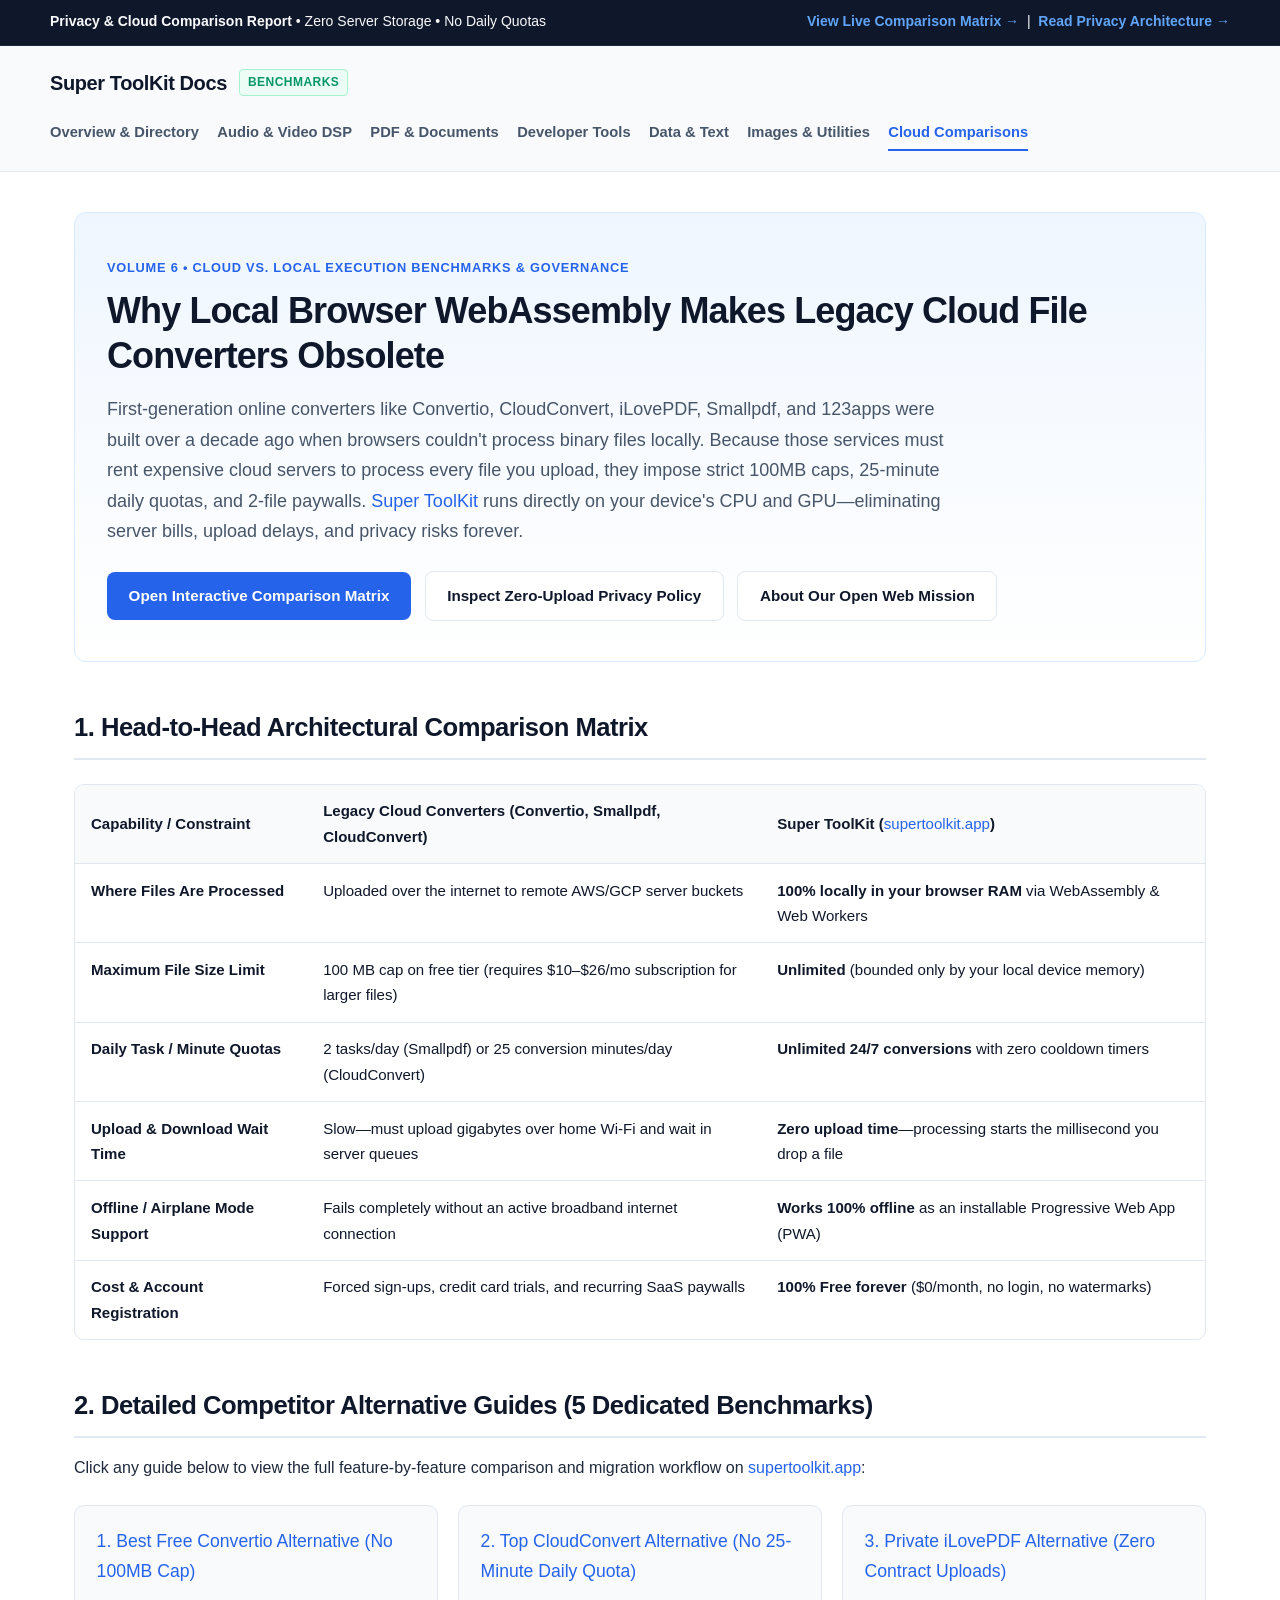
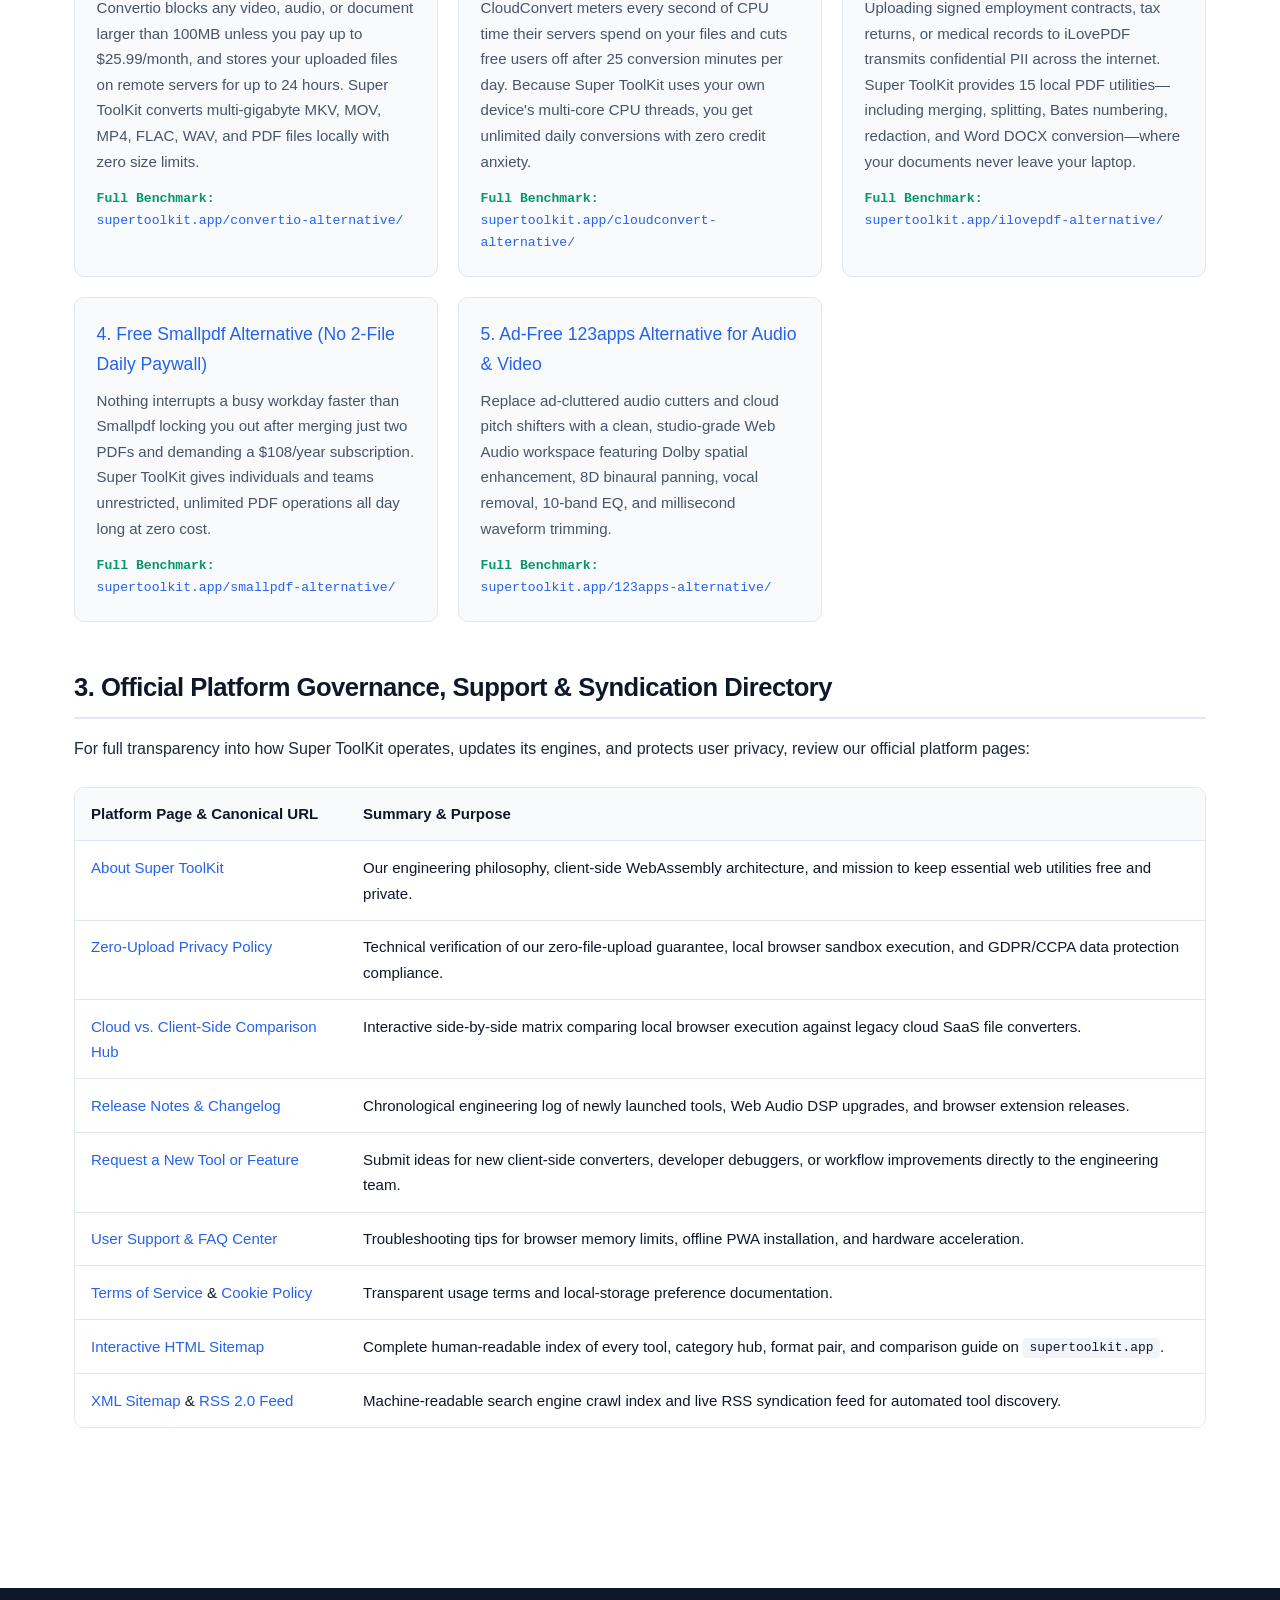
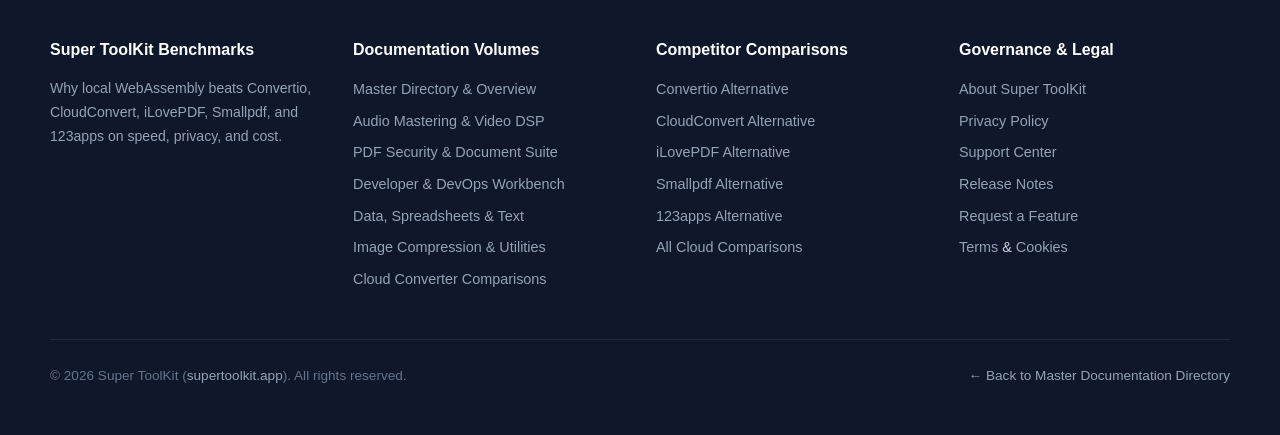
<file: docs/privacy-cloud-comparisons.html>
<!DOCTYPE html>
<html lang="en">
<head>
  <meta charset="UTF-8" />
  <meta name="viewport" content="width=device-width, initial-scale=1.0" />
  <title>Best Free Convertio, CloudConvert, iLovePDF, Smallpdf &amp; 123apps Alternative – Super ToolKit Docs</title>
  <meta name="description" content="Architectural benchmark comparing Super ToolKit's 100% client-side WebAssembly utilities against Convertio, CloudConvert, iLovePDF, Smallpdf, and 123apps. No 100MB limits, no daily quotas, and zero cloud uploads." />
  <meta name="keywords" content="convertio alternative no limit, cloudconvert alternative unlimited free, ilovepdf alternative private no upload, smallpdf alternative no 2 file limit, 123apps alternative ad free, client side file converter vs cloud converter, zero upload privacy policy" />
  <meta name="robots" content="index, follow, max-snippet:-1, max-image-preview:large" />
  <link rel="canonical" href="https://supertoolkit.app/compare/" />

  <meta property="og:type" content="article" />
  <meta property="og:title" content="Client-Side WebAssembly vs. Cloud File Converters: Privacy &amp; Quota Benchmarks" />
  <meta property="og:description" content="Why uploading private PDFs, videos, and photos to Convertio, CloudConvert, iLovePDF, or Smallpdf is obsolete—and how Super ToolKit removes daily limits for free." />
  <meta property="og:url" content="https://supertoolkit.app/compare/" />
  <meta property="og:site_name" content="Super ToolKit Documentation" />
  <meta property="og:image" content="https://supertoolkit.app/og-image.png" />

  <meta name="twitter:card" content="summary_large_image" />
  <meta name="twitter:title" content="Convertio, CloudConvert, iLovePDF &amp; Smallpdf Alternative Benchmarks" />
  <meta name="twitter:description" content="Zero cloud uploads, no 100MB file caps, no 25-minute daily limits, and no 2-task paywalls." />

  <link rel="stylesheet" href="./styles.css" />

  <script type="application/ld+json">
  {
    "@context": "https://schema.org",
    "@type": "TechArticle",
    "headline": "Client-Side WebAssembly vs. Cloud File Converters: Privacy, Speed & Quota Benchmarks",
    "description": "Independent architectural comparison between Super ToolKit (supertoolkit.app) and legacy cloud converters including Convertio, CloudConvert, iLovePDF, Smallpdf, and 123apps.",
    "author": {
      "@type": "Organization",
      "name": "Super ToolKit",
      "url": "https://supertoolkit.app/"
    },
    "mainEntityOfPage": "https://supertoolkit.app/compare/"
  }
  </script>
</head>
<body>

  <div class="top-bar">
    <div class="top-bar-inner">
      <span><strong>Privacy &amp; Cloud Comparison Report</strong> • Zero Server Storage • No Daily Quotas</span>
      <div>
        <a href="https://supertoolkit.app/compare/">View Live Comparison Matrix →</a> &nbsp;|&nbsp;
        <a href="https://supertoolkit.app/privacy/">Read Privacy Architecture →</a>
      </div>
    </div>
  </div>

  <header class="site-header">
    <div class="header-inner">
      <a href="./index.html" class="brand">
        <span>Super ToolKit Docs</span>
        <span class="brand-badge">Benchmarks</span>
      </a>
      <nav class="main-nav" aria-label="Documentation Volumes">
        <a href="./index.html">Overview &amp; Directory</a>
        <a href="./audio-video-studio.html">Audio &amp; Video DSP</a>
        <a href="./pdf-document-security.html">PDF &amp; Documents</a>
        <a href="./developer-code-utilities.html">Developer Tools</a>
        <a href="./data-spreadsheets-text.html">Data &amp; Text</a>
        <a href="./image-graphics-utilities.html">Images &amp; Utilities</a>
        <a href="./privacy-cloud-comparisons.html" class="active">Cloud Comparisons</a>
      </nav>
    </div>
  </header>

  <main class="container">
    <section class="hero">
      <span class="eyebrow">Volume 6 • Cloud vs. Local Execution Benchmarks &amp; Governance</span>
      <h1>Why Local Browser WebAssembly Makes Legacy Cloud File Converters Obsolete</h1>
      <p class="lead">
        First-generation online converters like Convertio, CloudConvert, iLovePDF, Smallpdf, and 123apps were built over a decade ago when browsers couldn't process binary files locally. Because those services must rent expensive cloud servers to process every file you upload, they impose strict 100MB caps, 25-minute daily quotas, and 2-file paywalls. <strong><a href="https://supertoolkit.app/compare/">Super ToolKit</a></strong> runs directly on your device's CPU and GPU—eliminating server bills, upload delays, and privacy risks forever.
      </p>
      <div class="cta-row">
        <a href="https://supertoolkit.app/compare/" class="btn-primary">Open Interactive Comparison Matrix</a>
        <a href="https://supertoolkit.app/privacy/" class="btn-secondary">Inspect Zero-Upload Privacy Policy</a>
        <a href="https://supertoolkit.app/about/" class="btn-secondary">About Our Open Web Mission</a>
      </div>
    </section>

    <h2>1. Head-to-Head Architectural Comparison Matrix</h2>
    <div class="table-wrap">
      <table>
        <thead>
          <tr>
            <th>Capability / Constraint</th>
            <th>Legacy Cloud Converters (Convertio, Smallpdf, CloudConvert)</th>
            <th>Super ToolKit (<a href="https://supertoolkit.app/">supertoolkit.app</a>)</th>
          </tr>
        </thead>
        <tbody>
          <tr>
            <td><strong>Where Files Are Processed</strong></td>
            <td>Uploaded over the internet to remote AWS/GCP server buckets</td>
            <td><strong>100% locally in your browser RAM</strong> via WebAssembly &amp; Web Workers</td>
          </tr>
          <tr>
            <td><strong>Maximum File Size Limit</strong></td>
            <td>100 MB cap on free tier (requires $10–$26/mo subscription for larger files)</td>
            <td><strong>Unlimited</strong> (bounded only by your local device memory)</td>
          </tr>
          <tr>
            <td><strong>Daily Task / Minute Quotas</strong></td>
            <td>2 tasks/day (Smallpdf) or 25 conversion minutes/day (CloudConvert)</td>
            <td><strong>Unlimited 24/7 conversions</strong> with zero cooldown timers</td>
          </tr>
          <tr>
            <td><strong>Upload &amp; Download Wait Time</strong></td>
            <td>Slow—must upload gigabytes over home Wi-Fi and wait in server queues</td>
            <td><strong>Zero upload time</strong>—processing starts the millisecond you drop a file</td>
          </tr>
          <tr>
            <td><strong>Offline / Airplane Mode Support</strong></td>
            <td>Fails completely without an active broadband internet connection</td>
            <td><strong>Works 100% offline</strong> as an installable Progressive Web App (PWA)</td>
          </tr>
          <tr>
            <td><strong>Cost &amp; Account Registration</strong></td>
            <td>Forced sign-ups, credit card trials, and recurring SaaS paywalls</td>
            <td><strong>100% Free forever</strong> ($0/month, no login, no watermarks)</td>
          </tr>
        </tbody>
      </table>
    </div>

    <h2>2. Detailed Competitor Alternative Guides (5 Dedicated Benchmarks)</h2>
    <p>
      Click any guide below to view the full feature-by-feature comparison and migration workflow on <a href="https://supertoolkit.app/">supertoolkit.app</a>:
    </p>

    <div class="grid-2">
      <div class="card">
        <h3><a href="https://supertoolkit.app/convertio-alternative/">1. Best Free Convertio Alternative (No 100MB Cap)</a></h3>
        <p>
          Convertio blocks any video, audio, or document larger than 100MB unless you pay up to $25.99/month, and stores your uploaded files on remote servers for up to 24 hours. Super ToolKit converts multi-gigabyte MKV, MOV, MP4, FLAC, WAV, and PDF files locally with zero size limits.
        </p>
        <div class="card-meta">Full Benchmark: <a href="https://supertoolkit.app/convertio-alternative/">supertoolkit.app/convertio-alternative/</a></div>
      </div>

      <div class="card">
        <h3><a href="https://supertoolkit.app/cloudconvert-alternative/">2. Top CloudConvert Alternative (No 25-Minute Daily Quota)</a></h3>
        <p>
          CloudConvert meters every second of CPU time their servers spend on your files and cuts free users off after 25 conversion minutes per day. Because Super ToolKit uses your own device's multi-core CPU threads, you get unlimited daily conversions with zero credit anxiety.
        </p>
        <div class="card-meta">Full Benchmark: <a href="https://supertoolkit.app/cloudconvert-alternative/">supertoolkit.app/cloudconvert-alternative/</a></div>
      </div>

      <div class="card">
        <h3><a href="https://supertoolkit.app/ilovepdf-alternative/">3. Private iLovePDF Alternative (Zero Contract Uploads)</a></h3>
        <p>
          Uploading signed employment contracts, tax returns, or medical records to iLovePDF transmits confidential PII across the internet. Super ToolKit provides 15 local PDF utilities—including merging, splitting, Bates numbering, redaction, and Word DOCX conversion—where your documents never leave your laptop.
        </p>
        <div class="card-meta">Full Benchmark: <a href="https://supertoolkit.app/ilovepdf-alternative/">supertoolkit.app/ilovepdf-alternative/</a></div>
      </div>

      <div class="card">
        <h3><a href="https://supertoolkit.app/smallpdf-alternative/">4. Free Smallpdf Alternative (No 2-File Daily Paywall)</a></h3>
        <p>
          Nothing interrupts a busy workday faster than Smallpdf locking you out after merging just two PDFs and demanding a $108/year subscription. Super ToolKit gives individuals and teams unrestricted, unlimited PDF operations all day long at zero cost.
        </p>
        <div class="card-meta">Full Benchmark: <a href="https://supertoolkit.app/smallpdf-alternative/">supertoolkit.app/smallpdf-alternative/</a></div>
      </div>

      <div class="card">
        <h3><a href="https://supertoolkit.app/123apps-alternative/">5. Ad-Free 123apps Alternative for Audio &amp; Video</a></h3>
        <p>
          Replace ad-cluttered audio cutters and cloud pitch shifters with a clean, studio-grade Web Audio workspace featuring Dolby spatial enhancement, 8D binaural panning, vocal removal, 10-band EQ, and millisecond waveform trimming.
        </p>
        <div class="card-meta">Full Benchmark: <a href="https://supertoolkit.app/123apps-alternative/">supertoolkit.app/123apps-alternative/</a></div>
      </div>
    </div>

    <h2>3. Official Platform Governance, Support &amp; Syndication Directory</h2>
    <p>
      For full transparency into how Super ToolKit operates, updates its engines, and protects user privacy, review our official platform pages:
    </p>

    <div class="table-wrap">
      <table>
        <thead>
          <tr>
            <th>Platform Page &amp; Canonical URL</th>
            <th>Summary &amp; Purpose</th>
          </tr>
        </thead>
        <tbody>
          <tr>
            <td><strong><a href="https://supertoolkit.app/about/">About Super ToolKit</a></strong></td>
            <td>Our engineering philosophy, client-side WebAssembly architecture, and mission to keep essential web utilities free and private.</td>
          </tr>
          <tr>
            <td><strong><a href="https://supertoolkit.app/privacy/">Zero-Upload Privacy Policy</a></strong></td>
            <td>Technical verification of our zero-file-upload guarantee, local browser sandbox execution, and GDPR/CCPA data protection compliance.</td>
          </tr>
          <tr>
            <td><strong><a href="https://supertoolkit.app/compare/">Cloud vs. Client-Side Comparison Hub</a></strong></td>
            <td>Interactive side-by-side matrix comparing local browser execution against legacy cloud SaaS file converters.</td>
          </tr>
          <tr>
            <td><strong><a href="https://supertoolkit.app/release-notes/">Release Notes &amp; Changelog</a></strong></td>
            <td>Chronological engineering log of newly launched tools, Web Audio DSP upgrades, and browser extension releases.</td>
          </tr>
          <tr>
            <td><strong><a href="https://supertoolkit.app/request-feature/">Request a New Tool or Feature</a></strong></td>
            <td>Submit ideas for new client-side converters, developer debuggers, or workflow improvements directly to the engineering team.</td>
          </tr>
          <tr>
            <td><strong><a href="https://supertoolkit.app/support/">User Support &amp; FAQ Center</a></strong></td>
            <td>Troubleshooting tips for browser memory limits, offline PWA installation, and hardware acceleration.</td>
          </tr>
          <tr>
            <td><strong><a href="https://supertoolkit.app/terms/">Terms of Service</a></strong> &amp; <strong><a href="https://supertoolkit.app/cookies/">Cookie Policy</a></strong></td>
            <td>Transparent usage terms and local-storage preference documentation.</td>
          </tr>
          <tr>
            <td><strong><a href="https://supertoolkit.app/sitemap/">Interactive HTML Sitemap</a></strong></td>
            <td>Complete human-readable index of every tool, category hub, format pair, and comparison guide on <code>supertoolkit.app</code>.</td>
          </tr>
          <tr>
            <td><strong><a href="https://supertoolkit.app/sitemap.xml">XML Sitemap</a></strong> &amp; <strong><a href="https://supertoolkit.app/feed.xml">RSS 2.0 Feed</a></strong></td>
            <td>Machine-readable search engine crawl index and live RSS syndication feed for automated tool discovery.</td>
          </tr>
        </tbody>
      </table>
    </div>
  </main>

  <footer class="site-footer">
    <div class="footer-inner">
      <div>
        <h4>Super ToolKit Benchmarks</h4>
        <p style="color:#94a3b8; font-size:0.88rem;">
          Why local WebAssembly beats Convertio, CloudConvert, iLovePDF, Smallpdf, and 123apps on speed, privacy, and cost.
        </p>
      </div>
      <div>
        <h4>Documentation Volumes</h4>
        <ul>
          <li><a href="./index.html">Master Directory &amp; Overview</a></li>
          <li><a href="./audio-video-studio.html">Audio Mastering &amp; Video DSP</a></li>
          <li><a href="./pdf-document-security.html">PDF Security &amp; Document Suite</a></li>
          <li><a href="./developer-code-utilities.html">Developer &amp; DevOps Workbench</a></li>
          <li><a href="./data-spreadsheets-text.html">Data, Spreadsheets &amp; Text</a></li>
          <li><a href="./image-graphics-utilities.html">Image Compression &amp; Utilities</a></li>
          <li><a href="./privacy-cloud-comparisons.html">Cloud Converter Comparisons</a></li>
        </ul>
      </div>
      <div>
        <h4>Competitor Comparisons</h4>
        <ul>
          <li><a href="https://supertoolkit.app/convertio-alternative/">Convertio Alternative</a></li>
          <li><a href="https://supertoolkit.app/cloudconvert-alternative/">CloudConvert Alternative</a></li>
          <li><a href="https://supertoolkit.app/ilovepdf-alternative/">iLovePDF Alternative</a></li>
          <li><a href="https://supertoolkit.app/smallpdf-alternative/">Smallpdf Alternative</a></li>
          <li><a href="https://supertoolkit.app/123apps-alternative/">123apps Alternative</a></li>
          <li><a href="https://supertoolkit.app/compare/">All Cloud Comparisons</a></li>
        </ul>
      </div>
      <div>
        <h4>Governance &amp; Legal</h4>
        <ul>
          <li><a href="https://supertoolkit.app/about/">About Super ToolKit</a></li>
          <li><a href="https://supertoolkit.app/privacy/">Privacy Policy</a></li>
          <li><a href="https://supertoolkit.app/support/">Support Center</a></li>
          <li><a href="https://supertoolkit.app/release-notes/">Release Notes</a></li>
          <li><a href="https://supertoolkit.app/request-feature/">Request a Feature</a></li>
          <li><a href="https://supertoolkit.app/terms/">Terms</a> &amp; <a href="https://supertoolkit.app/cookies/">Cookies</a></li>
        </ul>
      </div>
    </div>
    <div class="footer-bottom">
      <span>© 2026 Super ToolKit (<a href="https://supertoolkit.app/">supertoolkit.app</a>). All rights reserved.</span>
      <span><a href="./index.html">← Back to Master Documentation Directory</a></span>
    </div>
  </footer>

</body>
</html>
</file>
<file: docs/styles.css>
:root {
  --bg: #ffffff;
  --surface: #f8fafc;
  --surface-hover: #f1f5f9;
  --border: #e2e8f0;
  --text: #0f172a;
  --text-muted: #475569;
  --accent: #2563eb;
  --accent-hover: #1d4ed8;
  --accent-soft: #eff6ff;
  --emerald: #059669;
  --emerald-soft: #ecfdf5;
  --font-sans: -apple-system, BlinkMacSystemFont, "Segoe UI", Roboto, "Helvetica Neue", Arial, sans-serif;
  --font-mono: ui-monospace, SFMono-Regular, Menlo, Monaco, Consolas, "Liberation Mono", "Courier New", monospace;
}

* {
  box-sizing: border-box;
  margin: 0;
  padding: 0;
}

body {
  font-family: var(--font-sans);
  color: var(--text);
  background-color: var(--bg);
  line-height: 1.7;
  font-size: 16px;
  -webkit-font-smoothing: antialiased;
}

a {
  color: var(--accent);
  text-decoration: none;
  font-weight: 500;
  transition: color 0.15s ease;
}

a:hover {
  color: var(--accent-hover);
  text-decoration: underline;
}

.top-bar {
  background: #0f172a;
  color: #f8fafc;
  padding: 0.65rem 1.5rem;
  font-size: 0.875rem;
  border-bottom: 1px solid #1e293b;
}

.top-bar-inner {
  max-width: 1180px;
  margin: 0 auto;
  display: flex;
  flex-wrap: wrap;
  justify-content: space-between;
  align-items: center;
  gap: 0.75rem;
}

.top-bar a {
  color: #60a5fa;
  font-weight: 600;
}

.site-header {
  background: var(--surface);
  border-bottom: 1px solid var(--border);
  padding: 1.25rem 1.5rem;
  position: sticky;
  top: 0;
  z-index: 50;
}

.header-inner {
  max-width: 1180px;
  margin: 0 auto;
  display: flex;
  flex-wrap: wrap;
  justify-content: space-between;
  align-items: center;
  gap: 1rem;
}

.brand {
  display: flex;
  align-items: center;
  gap: 0.75rem;
  font-size: 1.25rem;
  font-weight: 800;
  color: var(--text);
  letter-spacing: -0.02em;
}

.brand:hover {
  text-decoration: none;
}

.brand-badge {
  background: var(--emerald-soft);
  color: var(--emerald);
  border: 1px solid #a7f3d0;
  font-size: 0.75rem;
  font-weight: 700;
  padding: 0.15rem 0.5rem;
  border-radius: 4px;
  text-transform: uppercase;
  letter-spacing: 0.04em;
}

.main-nav {
  display: flex;
  flex-wrap: wrap;
  gap: 0.5rem 1.15rem;
  font-size: 0.92rem;
}

.main-nav a {
  color: var(--text-muted);
  font-weight: 600;
  padding: 0.25rem 0;
}

.main-nav a:hover,
.main-nav a.active {
  color: var(--accent);
  text-decoration: none;
  border-bottom: 2px solid var(--accent);
}

.container {
  max-width: 1180px;
  margin: 0 auto;
  padding: 2.5rem 1.5rem 4rem;
}

.hero {
  background: linear-gradient(180deg, var(--accent-soft) 0%, #ffffff 100%);
  border: 1px solid #dbeafe;
  border-radius: 12px;
  padding: 2.5rem 2rem;
  margin-bottom: 2.5rem;
}

.eyebrow {
  display: inline-block;
  font-size: 0.8rem;
  font-weight: 700;
  text-transform: uppercase;
  letter-spacing: 0.06em;
  color: var(--accent);
  margin-bottom: 0.6rem;
}

h1 {
  font-size: 2.25rem;
  line-height: 1.25;
  font-weight: 800;
  letter-spacing: -0.025em;
  color: var(--text);
  margin-bottom: 1rem;
}

.lead {
  font-size: 1.125rem;
  color: var(--text-muted);
  max-width: 860px;
  margin-bottom: 1.5rem;
}

.cta-row {
  display: flex;
  flex-wrap: wrap;
  gap: 0.85rem;
  align-items: center;
}

.btn-primary {
  display: inline-block;
  background: var(--accent);
  color: #ffffff;
  font-weight: 700;
  padding: 0.7rem 1.35rem;
  border-radius: 8px;
  font-size: 0.95rem;
}

.btn-primary:hover {
  background: var(--accent-hover);
  color: #ffffff;
  text-decoration: none;
}

.btn-secondary {
  display: inline-block;
  background: #ffffff;
  color: var(--text);
  border: 1px solid var(--border);
  font-weight: 600;
  padding: 0.7rem 1.35rem;
  border-radius: 8px;
  font-size: 0.95rem;
}

.btn-secondary:hover {
  background: var(--surface-hover);
  color: var(--text);
  text-decoration: none;
}

h2 {
  font-size: 1.6rem;
  font-weight: 800;
  letter-spacing: -0.02em;
  margin: 2.75rem 0 1rem;
  padding-bottom: 0.5rem;
  border-bottom: 2px solid var(--border);
  color: var(--text);
}

h3 {
  font-size: 1.22rem;
  font-weight: 700;
  margin: 1.75rem 0 0.6rem;
  color: var(--text);
}

p {
  margin-bottom: 1.1rem;
  color: #1e293b;
}

ul, ol {
  margin: 0 0 1.25rem 1.5rem;
}

li {
  margin-bottom: 0.5rem;
}

.grid-2 {
  display: grid;
  grid-template-columns: repeat(auto-fit, minmax(320px, 1fr));
  gap: 1.25rem;
  margin: 1.5rem 0;
}

.grid-3 {
  display: grid;
  grid-template-columns: repeat(auto-fit, minmax(280px, 1fr));
  gap: 1.25rem;
  margin: 1.5rem 0;
}

.card {
  background: var(--surface);
  border: 1px solid var(--border);
  border-radius: 10px;
  padding: 1.35rem;
  transition: border-color 0.15s ease, box-shadow 0.15s ease;
}

.card:hover {
  border-color: #93c5fd;
  box-shadow: 0 4px 12px rgba(15, 23, 42, 0.05);
}

.card h3 {
  margin-top: 0;
  font-size: 1.1rem;
  margin-bottom: 0.5rem;
}

.card p {
  font-size: 0.94rem;
  color: var(--text-muted);
  margin-bottom: 0.85rem;
}

.card-meta {
  font-size: 0.82rem;
  font-family: var(--font-mono);
  color: var(--emerald);
  font-weight: 600;
}

.table-wrap {
  overflow-x: auto;
  margin: 1.5rem 0 2rem;
  border: 1px solid var(--border);
  border-radius: 10px;
}

table {
  width: 100%;
  border-collapse: collapse;
  text-align: left;
  font-size: 0.94rem;
}

th {
  background: var(--surface);
  font-weight: 700;
  padding: 0.85rem 1rem;
  border-bottom: 1px solid var(--border);
  color: var(--text);
}

td {
  padding: 0.85rem 1rem;
  border-bottom: 1px solid var(--border);
  vertical-align: top;
}

tr:last-child td {
  border-bottom: none;
}

tr:hover td {
  background: #f8fafc;
}

code {
  font-family: var(--font-mono);
  font-size: 0.86em;
  background: #f1f5f9;
  padding: 0.15rem 0.4rem;
  border-radius: 4px;
  color: #0f172a;
}

.callout {
  background: var(--emerald-soft);
  border-left: 4px solid var(--emerald);
  padding: 1.15rem 1.35rem;
  border-radius: 0 8px 8px 0;
  margin: 1.5rem 0;
}

.callout-title {
  font-weight: 700;
  color: #065f46;
  margin-bottom: 0.35rem;
}

.faq-item {
  border: 1px solid var(--border);
  border-radius: 8px;
  padding: 1.25rem;
  margin-bottom: 1rem;
  background: #ffffff;
}

.faq-item h3 {
  margin-top: 0;
  font-size: 1.05rem;
}

.site-footer {
  background: #0f172a;
  color: #cbd5e1;
  padding: 3rem 1.5rem;
  font-size: 0.9rem;
  margin-top: 4rem;
}

.footer-inner {
  max-width: 1180px;
  margin: 0 auto;
  display: grid;
  grid-template-columns: repeat(auto-fit, minmax(220px, 1fr));
  gap: 2rem;
}

.site-footer h4 {
  color: #ffffff;
  font-size: 1rem;
  margin-bottom: 0.85rem;
}

.site-footer ul {
  list-style: none;
  margin: 0;
}

.site-footer li {
  margin-bottom: 0.45rem;
}

.site-footer a {
  color: #94a3b8;
  font-weight: 400;
}

.site-footer a:hover {
  color: #ffffff;
}

.footer-bottom {
  max-width: 1180px;
  margin: 2.5rem auto 0;
  padding-top: 1.5rem;
  border-top: 1px solid #1e293b;
  display: flex;
  flex-wrap: wrap;
  justify-content: space-between;
  gap: 1rem;
  color: #64748b;
  font-size: 0.85rem;
}
</file>
